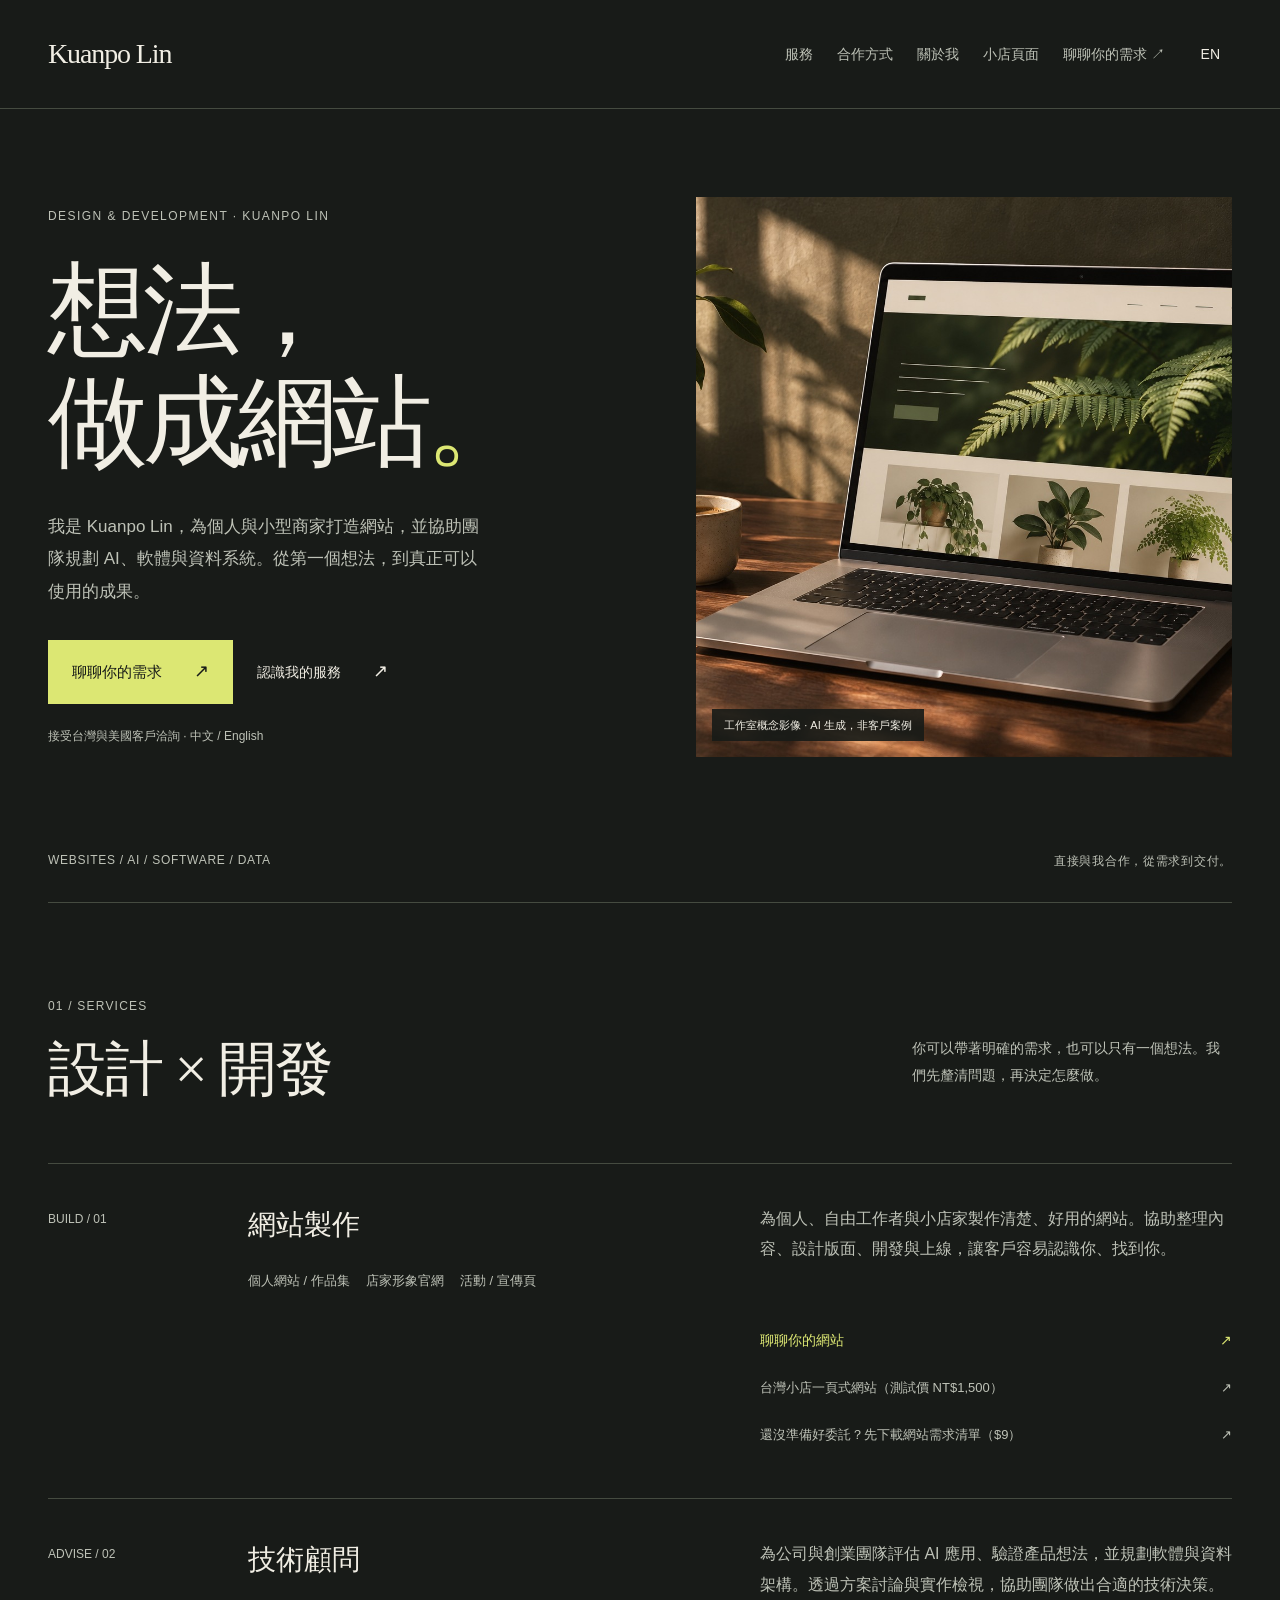
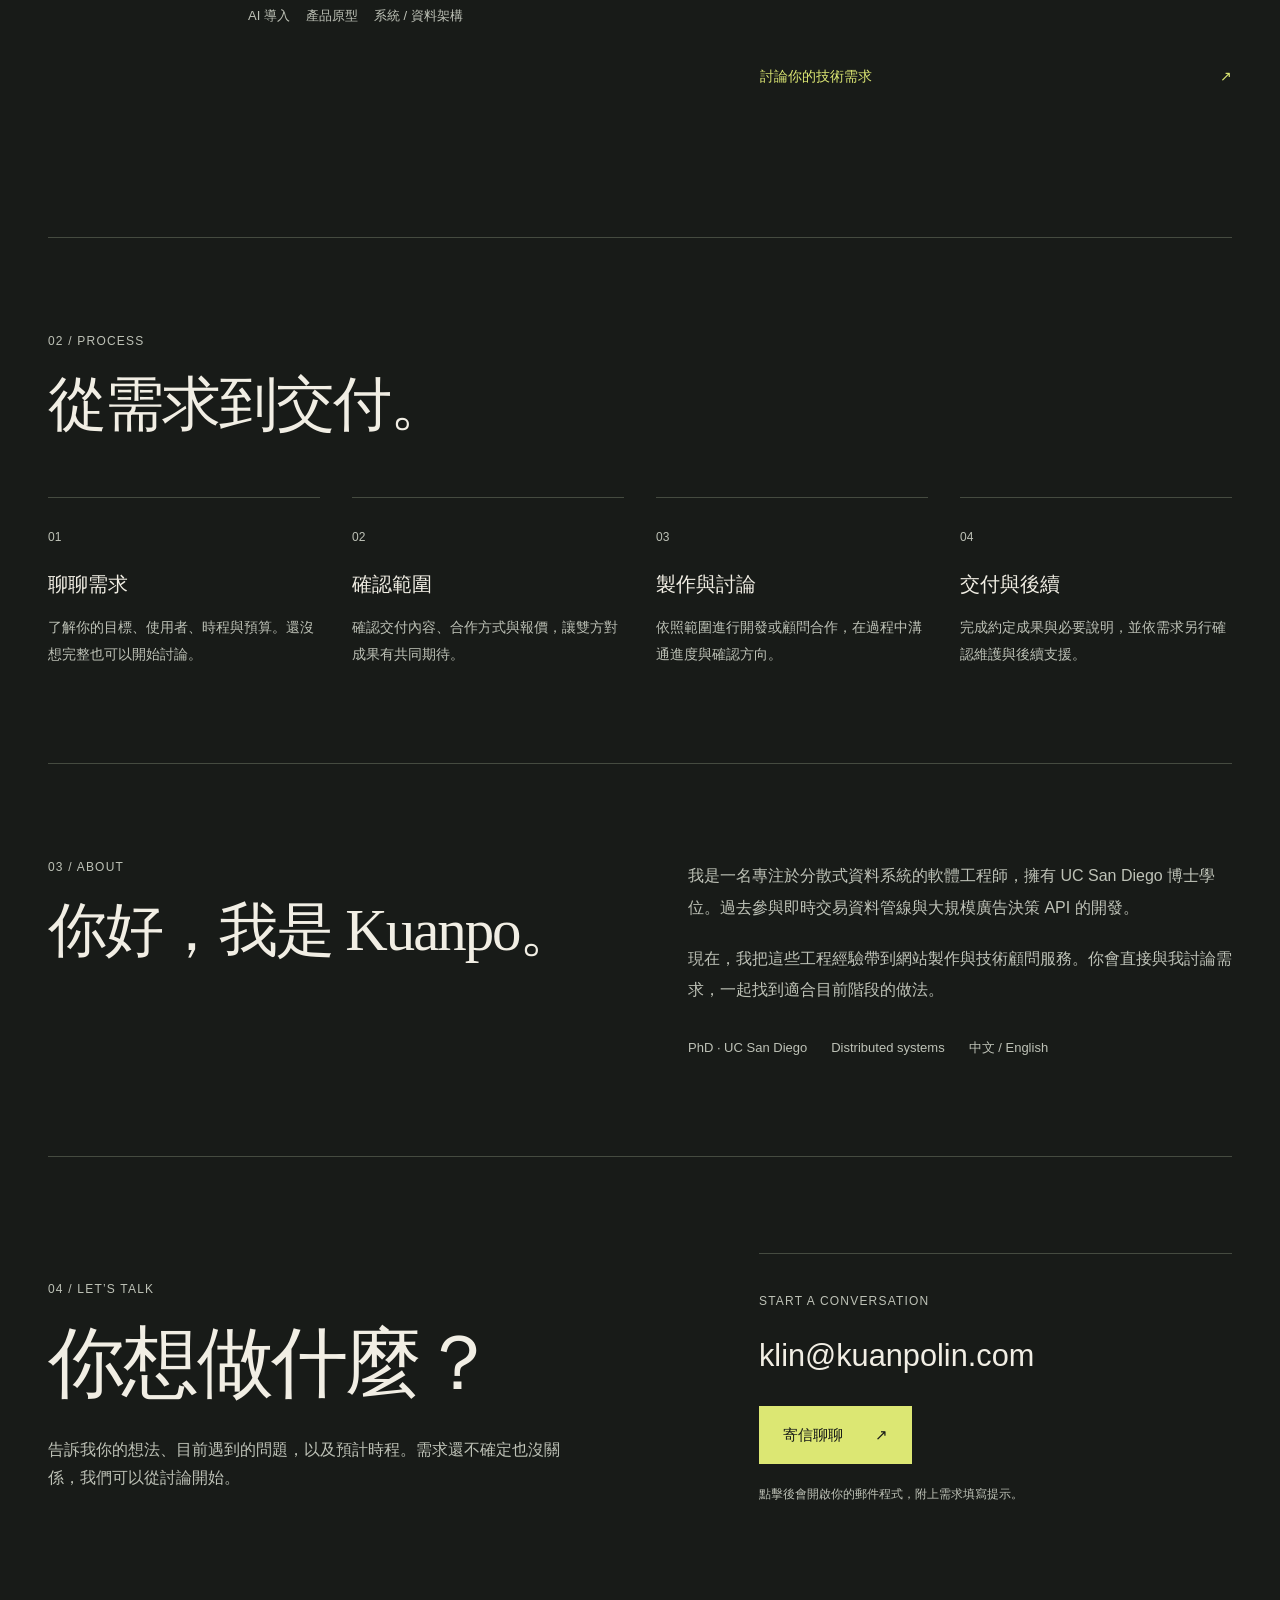
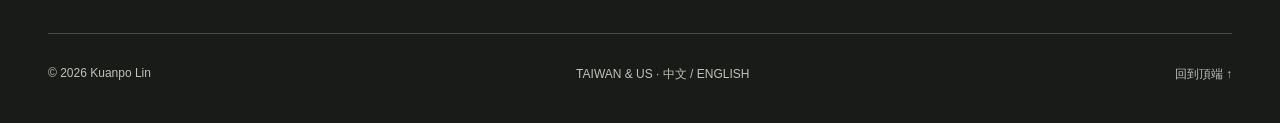
<file: index.html>
<!doctype html>
<html lang="zh-Hant">
<head>
<meta charset="utf-8"><meta name="viewport" content="width=device-width,initial-scale=1">
<meta name="theme-color" content="#181b18">
<title>Kuanpo Lin — 網站製作與技術顧問</title>
<meta name="description" content="Kuanpo Lin 為個人與小型商家製作網站，並為團隊提供 AI、軟體與資料系統技術顧問服務。服務台灣與美國客戶。">
<meta property="og:title" content="Kuanpo Lin — Websites & technical consulting">
<meta property="og:description" content="Websites for individuals and small businesses. AI, software and data systems consulting for teams.">
<link rel="icon" href="data:image/svg+xml,%3Csvg xmlns='http://www.w3.org/2000/svg' viewBox='0 0 64 64'%3E%3Crect width='64' height='64' rx='12' fill='%23090c12'/%3E%3Ctext x='8' y='43' fill='%238eb4ff' font-family='monospace' font-size='32'%3EKL%3C/text%3E%3C/svg%3E">
<style>
:root{color-scheme:dark;--bg:#090c12;--panel:#101620;--raised:#17202d;--text:#f2f5fa;--muted:#aeb9ca;--accent:#8eb4ff;--line:#283242;--radius:16px;--mono:ui-monospace,SFMono-Regular,Consolas,monospace;--space:4px}
*{box-sizing:border-box}html{scroll-behavior:smooth;scroll-padding-top:100px}body{margin:0;background:var(--bg);color:var(--text);font-family:-apple-system,BlinkMacSystemFont,"Segoe UI","PingFang TC","Microsoft JhengHei",sans-serif;line-height:1.75}a{color:inherit;text-decoration:none}button{font:inherit}a,button{transition:background .2s,transform .2s,color .2s}a:focus-visible,button:focus-visible{outline:2px solid var(--accent);outline-offset:6px}a:active,button:active{transform:translateY(1px)}.wrap{width:min(1120px,calc(100% - 64px));margin:auto}.skip{position:absolute;top:-80px;left:24px;background:var(--text);color:var(--bg);padding:12px;z-index:3}.skip:focus{top:12px}header{border-bottom:1px solid var(--line)}.header{display:flex;align-items:center;gap:32px;min-height:92px}.brand{display:flex;align-items:center;gap:12px;font-size:18px;font-weight:600;white-space:nowrap}.mark{font:14px var(--mono);color:var(--accent);border:1px solid var(--line);padding:8px;border-radius:8px}nav{display:flex;gap:28px;margin-left:auto}nav a{font-size:14px;color:var(--muted);padding:12px 0}nav a:hover,.text-link:hover{color:var(--accent)}.lang{background:transparent;border:1px solid var(--line);color:var(--text);border-radius:8px;padding:8px 16px;min-height:44px;cursor:pointer;font:14px var(--mono)}.lang:hover{background:var(--raised)}.eyebrow{font:12px var(--mono);letter-spacing:.12em;color:var(--accent);display:flex;align-items:center;gap:12px}.eyebrow:before{content:"";height:6px;width:6px;background:var(--accent);border-radius:50%}.hero{position:relative;padding:108px 0 72px;display:grid;grid-template-columns:1.25fr 1fr;gap:64px;align-items:center}h1{font-size:clamp(40px,5.4vw,72px);font-weight:600;letter-spacing:-.045em;line-height:1.2;margin:28px 0;text-wrap:balance}h1 .soft{color:var(--accent)}.lead{font-size:18px;color:var(--muted);max-width:560px;margin:0 0 32px;text-wrap:pretty}.actions{display:flex;gap:12px;flex-wrap:wrap}.btn{display:inline-flex;align-items:center;justify-content:space-between;gap:24px;padding:12px 20px;min-height:48px;border-radius:8px;font-size:14px;font-weight:600;background:var(--accent);color:var(--bg)}.btn:hover{background:var(--text);transform:translateY(-2px)}.btn.secondary{background:var(--raised);color:var(--text)}.btn.secondary:hover{background:var(--line)}.arrow{font-size:18px}.availability{font:12px var(--mono);color:var(--muted);margin-top:24px}.visual{position:relative;border:1px solid var(--line);border-radius:var(--radius);background:radial-gradient(ellipse at 80% 0%,#1a2b46 0%,transparent 65%),var(--panel);overflow:hidden;box-shadow:0 32px 80px #05080d}.visual-head{display:flex;justify-content:space-between;padding:16px 20px;border-bottom:1px solid var(--line);font:12px var(--mono);color:var(--muted)}.dots{letter-spacing:4px}.diagram{padding:40px 24px;background-image:linear-gradient(#aeb9ca08 1px,transparent 1px),linear-gradient(90deg,#aeb9ca08 1px,transparent 1px);background-size:24px 24px;text-align:center}.node{background:var(--bg);border:1px solid var(--line);border-radius:8px;padding:16px;font:14px var(--mono)}.node.source{width:65%;margin:auto;color:var(--accent)}.connector{height:36px;width:1px;background:var(--line);margin:auto}.split{position:relative;display:grid;grid-template-columns:1fr 1fr;gap:16px}.split:before{content:"";position:absolute;top:-18px;left:25%;right:25%;border-top:1px solid var(--line)}.split .node{position:relative}.split .node:before{content:"";position:absolute;top:-18px;height:18px;left:50%;border-left:1px solid var(--line)}.node small{display:block;color:var(--muted);font:12px var(--mono);margin-top:8px}.code{margin-top:32px;text-align:left;font:12px/2 var(--mono);color:var(--muted)}.code b{color:var(--accent);font-weight:400}.visual-foot{padding:12px 20px;border-top:1px solid var(--line);font:12px var(--mono);color:var(--muted)}.scope{display:flex;justify-content:space-between;gap:20px;padding:24px 0 36px;border-bottom:1px solid var(--line);font:12px var(--mono);color:var(--muted)}section{padding:80px 0;border-bottom:1px solid var(--line);scroll-margin-top:24px}.section-head{display:flex;align-items:flex-end;justify-content:space-between;gap:32px;margin-bottom:36px}.label{font:12px var(--mono);color:var(--accent);letter-spacing:.1em}h2{font-size:32px;line-height:1.35;font-weight:500;letter-spacing:-.025em;margin:16px 0 0;text-wrap:balance}.section-intro{color:var(--muted);font-size:14px;max-width:360px;margin:0}.services{display:grid;grid-template-columns:1fr 1fr;gap:24px}.service{padding:32px;background:var(--panel);border:1px solid var(--line);border-radius:var(--radius);display:flex;flex-direction:column}.service-top{display:flex;justify-content:space-between;color:var(--muted);font:12px var(--mono)}.service-icon{color:var(--accent);font-size:24px}h3{font-size:24px;font-weight:500;line-height:1.4;margin:24px 0 12px}.service p{color:var(--muted);font-size:16px;margin:0 0 24px;text-wrap:pretty}.tags{display:flex;flex-wrap:wrap;gap:8px;margin-bottom:32px}.tag{font-size:12px;color:var(--muted);padding:4px 12px;border:1px solid var(--line);border-radius:4px}.text-link{margin-top:auto;padding:12px 0 0;border-top:1px solid var(--line);display:flex;justify-content:space-between;font-size:14px}.text-link.soft{margin-top:0;padding-top:8px;border-top:none;font-size:13px;color:var(--muted)}.text-link.stacked{margin-top:0;align-items:baseline;gap:12px}.text-link.stacked span:first-child{min-width:0}.steps{display:grid;grid-template-columns:repeat(4,1fr);gap:32px}.step{border-top:1px solid var(--line);padding-top:20px}.step .num{font:12px var(--mono);color:var(--accent)}.step h3{font-size:18px;margin:16px 0 12px}.step p{font-size:14px;color:var(--muted);margin:0}.about{display:grid;grid-template-columns:1fr 1.4fr;gap:80px}.about p{color:var(--muted);font-size:16px;margin:0 0 20px}.credentials{display:flex;gap:12px;flex-wrap:wrap}.contact{display:grid;grid-template-columns:1.3fr 1fr;gap:64px;align-items:center}.contact h2{font-size:48px;margin-bottom:24px}.contact p{color:var(--muted);max-width:520px}.contact-box{padding:28px;background:var(--panel);border:1px solid var(--line);border-radius:var(--radius)}.email{display:block;color:var(--accent);font:clamp(16px,2vw,24px) var(--mono);margin:16px 0 24px;overflow-wrap:anywhere}.contact-box .btn{width:100%}.note{font-size:12px!important;margin-bottom:0}footer{padding:28px 0 36px;display:flex;justify-content:space-between;gap:16px;font:12px var(--mono);color:var(--muted)}
@media(min-width:1600px){.hero{padding-top:132px;padding-bottom:100px}}@media(max-width:900px){.header{gap:20px}nav{gap:12px 20px;flex-wrap:wrap}.hero{gap:32px}.about{gap:40px}.contact{gap:32px}.steps{gap:20px}}@media(max-width:700px){.wrap{width:calc(100% - 40px)}.header{flex-wrap:wrap;padding:16px 0;gap:12px}.brand{font-size:16px}.lang{margin-left:auto}nav{order:3;width:100%;margin:0;justify-content:space-between;gap:8px 16px;flex-wrap:wrap}.hero{grid-template-columns:1fr;padding:64px 0 40px;gap:40px}h1{font-size:44px}.lead{font-size:16px}.visual{max-width:460px;width:100%}.scope{flex-wrap:wrap;gap:12px}section{padding:56px 0}.section-head{display:block}.section-intro{margin-top:20px}.services,.about,.contact{grid-template-columns:1fr;gap:24px}.service{padding:24px}.steps{grid-template-columns:1fr 1fr;gap:28px 24px}.contact h2{font-size:36px}footer{flex-direction:column}.diagram{padding:32px 20px}}@media(prefers-reduced-motion:reduce){html{scroll-behavior:auto}a,button{transition:none}}
</style><link rel="stylesheet" href="/assets/studio.css">
</head>
<body>
<a class="skip" href="#main" data-zh="跳至主要內容" data-en="Skip to content">跳至主要內容</a>
<header><div class="wrap header"><a class="brand" href="#main" aria-label="Kuanpo Lin home"><span class="mark">KL</span>Kuanpo Lin<span aria-hidden="true" class="soft">.</span></a><nav aria-label="Main navigation"><a href="#services" data-zh="服務" data-en="Services">服務</a><a href="#process" data-zh="合作方式" data-en="Process">合作方式</a><a href="#about" data-zh="關於我" data-en="About">關於我</a><a href="/services/landing-page/" data-zh="小店頁面" data-en="Shop page">小店頁面</a><a href="#contact" data-zh="聊聊你的需求 ↗" data-en="Let’s talk ↗">聊聊你的需求 ↗</a></nav><button class="lang" id="language" aria-label="Switch to English">EN</button></div></header>
<main id="main" class="wrap">
<div class="hero"><div><div class="eyebrow">DESIGN & DEVELOPMENT · KUANPO LIN</div><h1><span data-zh="想法，" data-en="Ideas,">想法，</span><br><span class="soft" data-zh="做成網站" data-en="made into websites">做成網站</span></h1><p class="lead" data-zh="我是 Kuanpo Lin，為個人與小型商家打造網站，並協助團隊規劃 AI、軟體與資料系統。從第一個想法，到真正可以使用的成果。" data-en="I’m Kuanpo Lin. I build websites for individuals and small businesses, and help teams plan AI, software, and data systems. From the first idea to something you can use.">我是 Kuanpo Lin，為個人與小型商家打造網站，並協助團隊規劃 AI、軟體與資料系統。從第一個想法，到真正可以使用的成果。</p><div class="actions"><a class="btn" href="#contact"><span data-zh="聊聊你的需求" data-en="Let’s talk">聊聊你的需求</span><span class="arrow" aria-hidden="true">↗</span></a><a class="btn secondary" href="#services"><span data-zh="認識我的服務" data-en="Explore services">認識我的服務</span><span class="arrow" aria-hidden="true">↗</span></a></div><div class="availability" data-zh="接受台灣與美國客戶洽詢 · 中文 / English" data-en="Available for Taiwan & US projects · 中文 / English">接受台灣與美國客戶洽詢 · 中文 / English</div></div>
<figure class="studio-photo"><img src="/assets/studio-hero.jpg" width="1536" height="1024" alt="網站設計工作室概念影像：木桌上的筆電展示植栽網站" data-zh-alt="網站設計工作室概念影像：木桌上的筆電展示植栽網站" data-en-alt="Illustrative studio concept: a laptop displaying a plant website on a wooden desk" fetchpriority="high"><figcaption class="photo-label" data-zh="工作室概念影像 · AI 生成，非客戶案例" data-en="Studio concept · AI-generated, not client work">工作室概念影像 · AI 生成，非客戶案例</figcaption></figure></div>
<div class="scope"><span>WEBSITES / AI / SOFTWARE / DATA</span><span data-zh="直接與我合作，從需求到交付。" data-en="Work directly with me, from scope to delivery.">直接與我合作，從需求到交付。</span></div>
<section id="services"><div class="section-head"><div><div class="label">01 / SERVICES</div><h2 data-zh="設計 × 開發" data-en="Design × development">設計 × 開發</h2></div><p class="section-intro" data-zh="你可以帶著明確的需求，也可以只有一個想法。我們先釐清問題，再決定怎麼做。" data-en="Bring a clear brief or just an idea. We’ll understand the problem before choosing how to solve it.">你可以帶著明確的需求，也可以只有一個想法。我們先釐清問題，再決定怎麼做。</p></div><div class="services">
<article class="service" id="websites"><div class="service-top"><span>BUILD / 01</span><span class="service-icon" aria-hidden="true">〈/〉</span></div><h3 data-zh="網站製作" data-en="Website design & development">網站製作</h3><p data-zh="為個人、自由工作者與小店家製作清楚、好用的網站。協助整理內容、設計版面、開發與上線，讓客戶容易認識你、找到你。" data-en="Clear, useful websites for individuals, independent professionals, and small businesses. I help with content structure, design, development, and launch so customers can find and understand you.">為個人、自由工作者與小店家製作清楚、好用的網站。協助整理內容、設計版面、開發與上線，讓客戶容易認識你、找到你。</p><div class="tags"><span class="tag" data-zh="個人網站 / 作品集" data-en="Personal sites / portfolios">個人網站 / 作品集</span><span class="tag" data-zh="店家形象官網" data-en="Business websites">店家形象官網</span><span class="tag" data-zh="活動 / 宣傳頁" data-en="Landing pages">活動 / 宣傳頁</span></div><a class="text-link inquiry" data-service="website" href="mailto:klin@kuanpolin.com?subject=Website%20project%20inquiry"><span data-zh="聊聊你的網站" data-en="Tell me about your website">聊聊你的網站</span><span aria-hidden="true">↗</span></a><a class="text-link stacked" href="/services/landing-page/"><span data-zh="台灣小店一頁式網站（測試價 NT$1,500）" data-en="Taiwan shop one-pager (test price NT$1,500)">台灣小店一頁式網站（測試價 NT$1,500）</span><span aria-hidden="true">↗</span></a><a class="text-link soft" href="https://ryanflux8.gumroad.com/l/odslc"><span data-zh="還沒準備好委託？先下載網站需求清單（$9）" data-en="Not ready to hire yet? Grab the website project brief ($9)">還沒準備好委託？先下載網站需求清單（$9）</span><span aria-hidden="true">↗</span></a></article>
<article class="service" id="consulting"><div class="service-top"><span>ADVISE / 02</span><span class="service-icon" aria-hidden="true">⌘</span></div><h3 data-zh="技術顧問" data-en="Technical consulting">技術顧問</h3><p data-zh="為公司與創業團隊評估 AI 應用、驗證產品想法，並規劃軟體與資料架構。透過方案討論與實作檢視，協助團隊做出合適的技術決策。" data-en="Technical consulting for companies and startup teams: evaluate AI use cases, validate product ideas, and plan software and data architecture. Get practical guidance through design discussions and implementation reviews.">為公司與創業團隊評估 AI 應用、驗證產品想法，並規劃軟體與資料架構。透過方案討論與實作檢視，協助團隊做出合適的技術決策。</p><div class="tags"><span class="tag" data-zh="AI 導入" data-en="AI integration">AI 導入</span><span class="tag" data-zh="產品原型" data-en="Product prototyping">產品原型</span><span class="tag" data-zh="系統 / 資料架構" data-en="Systems / data architecture">系統 / 資料架構</span></div><a class="text-link inquiry" data-service="consulting" href="mailto:klin@kuanpolin.com?subject=Technical%20consulting%20inquiry"><span data-zh="討論你的技術需求" data-en="Discuss your technical needs">討論你的技術需求</span><span aria-hidden="true">↗</span></a></article></div></section>
<section id="process"><div class="section-head"><div><div class="label">02 / PROCESS</div><h2 data-zh="從需求到交付。" data-en="Clarity before the first line of code.">從需求到交付。</h2></div></div><div class="steps"><div class="step"><span class="num">01</span><h3 data-zh="聊聊需求" data-en="Understand">聊聊需求</h3><p data-zh="了解你的目標、使用者、時程與預算。還沒想完整也可以開始討論。" data-en="We discuss your goals, users, timeline, and budget. An early idea is enough to start.">了解你的目標、使用者、時程與預算。還沒想完整也可以開始討論。</p></div><div class="step"><span class="num">02</span><h3 data-zh="確認範圍" data-en="Define the scope">確認範圍</h3><p data-zh="確認交付內容、合作方式與報價，讓雙方對成果有共同期待。" data-en="Agree on deliverables, the working arrangement, and a quote, with clear expectations.">確認交付內容、合作方式與報價，讓雙方對成果有共同期待。</p></div><div class="step"><span class="num">03</span><h3 data-zh="製作與討論" data-en="Build & collaborate">製作與討論</h3><p data-zh="依照範圍進行開發或顧問合作，在過程中溝通進度與確認方向。" data-en="Development or consulting begins, with progress updates and opportunities to review direction.">依照範圍進行開發或顧問合作，在過程中溝通進度與確認方向。</p></div><div class="step"><span class="num">04</span><h3 data-zh="交付與後續" data-en="Deliver & hand over">交付與後續</h3><p data-zh="完成約定成果與必要說明，並依需求另行確認維護與後續支援。" data-en="Receive the agreed deliverables and handover guidance. Maintenance and further support are scoped separately.">完成約定成果與必要說明，並依需求另行確認維護與後續支援。</p></div></div></section>
<section id="about" class="about"><div><div class="label">03 / ABOUT</div><h2 data-zh="你好，我是 Kuanpo。" data-en="Hi, I’m Kuanpo.">你好，我是 Kuanpo。</h2></div><div><p data-zh="我是一名專注於分散式資料系統的軟體工程師，擁有 UC San Diego 博士學位。過去參與即時交易資料管線與大規模廣告決策 API 的開發。" data-en="I’m a software engineer specializing in distributed data systems, with a PhD from UC San Diego. My experience includes real-time transaction data pipelines and large-scale ad decisioning APIs.">我是一名專注於分散式資料系統的軟體工程師，擁有 UC San Diego 博士學位。過去參與即時交易資料管線與大規模廣告決策 API 的開發。</p><p data-zh="現在，我把這些工程經驗帶到網站製作與技術顧問服務。你會直接與我討論需求，一起找到適合目前階段的做法。" data-en="I bring that engineering experience to website development and technical consulting. You work directly with me to find an approach that fits your current stage.">現在，我把這些工程經驗帶到網站製作與技術顧問服務。你會直接與我討論需求，一起找到適合目前階段的做法。</p><div class="credentials"><span class="tag">PhD · UC San Diego</span><span class="tag">Distributed systems</span><span class="tag">中文 / English</span></div></div></section>
<section id="contact" class="contact"><div><div class="label">04 / LET’S TALK</div><h2 data-zh="你想做什麼？" data-en="What do you have in mind?">你想做什麼？</h2><p data-zh="告訴我你的想法、目前遇到的問題，以及預計時程。需求還不確定也沒關係，我們可以從討論開始。" data-en="Tell me about your idea, the problem you’re facing, and your timeline. If the details are still taking shape, we can start with a conversation.">告訴我你的想法、目前遇到的問題，以及預計時程。需求還不確定也沒關係，我們可以從討論開始。</p></div><div class="contact-box"><span class="label">START A CONVERSATION</span><a class="email" href="mailto:klin@kuanpolin.com">klin@kuanpolin.com</a><a class="btn inquiry" data-service="general" href="mailto:klin@kuanpolin.com"><span data-zh="寄信聊聊" data-en="Send an inquiry">寄信聊聊</span><span aria-hidden="true">↗</span></a><p class="note" data-zh="點擊後會開啟你的郵件程式，附上需求填寫提示。" data-en="Opens your email app with a short project brief to fill in.">點擊後會開啟你的郵件程式，附上需求填寫提示。</p></div></section>
</main><footer class="wrap"><span>© 2026 Kuanpo Lin</span><span>TAIWAN & US · 中文 / ENGLISH</span><a href="#main" data-zh="回到頂端 ↑" data-en="Back to top ↑">回到頂端 ↑</a></footer>
<script>
const toggle=document.getElementById('language');let language='zh';
function setLanguage(next){language=next;document.documentElement.lang=next==='zh'?'zh-Hant':'en';document.querySelectorAll('[data-zh][data-en]').forEach(el=>{el.textContent=el.dataset[next]});document.querySelectorAll("[data-zh-alt]").forEach(el=>{el.alt=el.dataset[next+"Alt"]});toggle.textContent=next==='zh'?'EN':'中文';toggle.setAttribute('aria-label',next==='zh'?'Switch to English':'切換至中文');document.title=next==='zh'?'Kuanpo Lin — 網站製作與技術顧問':'Kuanpo Lin — Websites & technical consulting';document.querySelector('meta[name="description"]').content=next==='zh'?'Kuanpo Lin 為個人與小型商家製作網站，並為團隊提供 AI、軟體與資料系統技術顧問服務。服務台灣與美國客戶。':'Websites for individuals and small businesses. AI, software and data systems consulting for teams in Taiwan and the US.';document.querySelectorAll('.inquiry').forEach(el=>{const subjects=next==='zh'?{website:'網站製作需求',consulting:'技術顧問需求',general:'合作需求'}:{website:'Website project inquiry',consulting:'Technical consulting inquiry',general:'Project inquiry'};const body=next==='zh'?'你好 Kuanpo，\n\n我想做的事情：\n目前的網站（如有）：\n預計時程：\n預算範圍（如有）：\n\n謝謝！':'Hi Kuanpo,\n\nWhat I have in mind:\nCurrent website (if any):\nTimeline:\nBudget range (if known):\n\nThank you!';el.href='mailto:klin@kuanpolin.com?subject='+encodeURIComponent(subjects[el.dataset.service])+'&body='+encodeURIComponent(body)});try{localStorage.setItem('kpl-language',next)}catch{}}
toggle.addEventListener('click',()=>setLanguage(language==='zh'?'en':'zh'));let saved='zh';try{saved=localStorage.getItem('kpl-language')||'zh'}catch{}setLanguage(saved==='en'?'en':'zh');
</script></body></html>
</file>
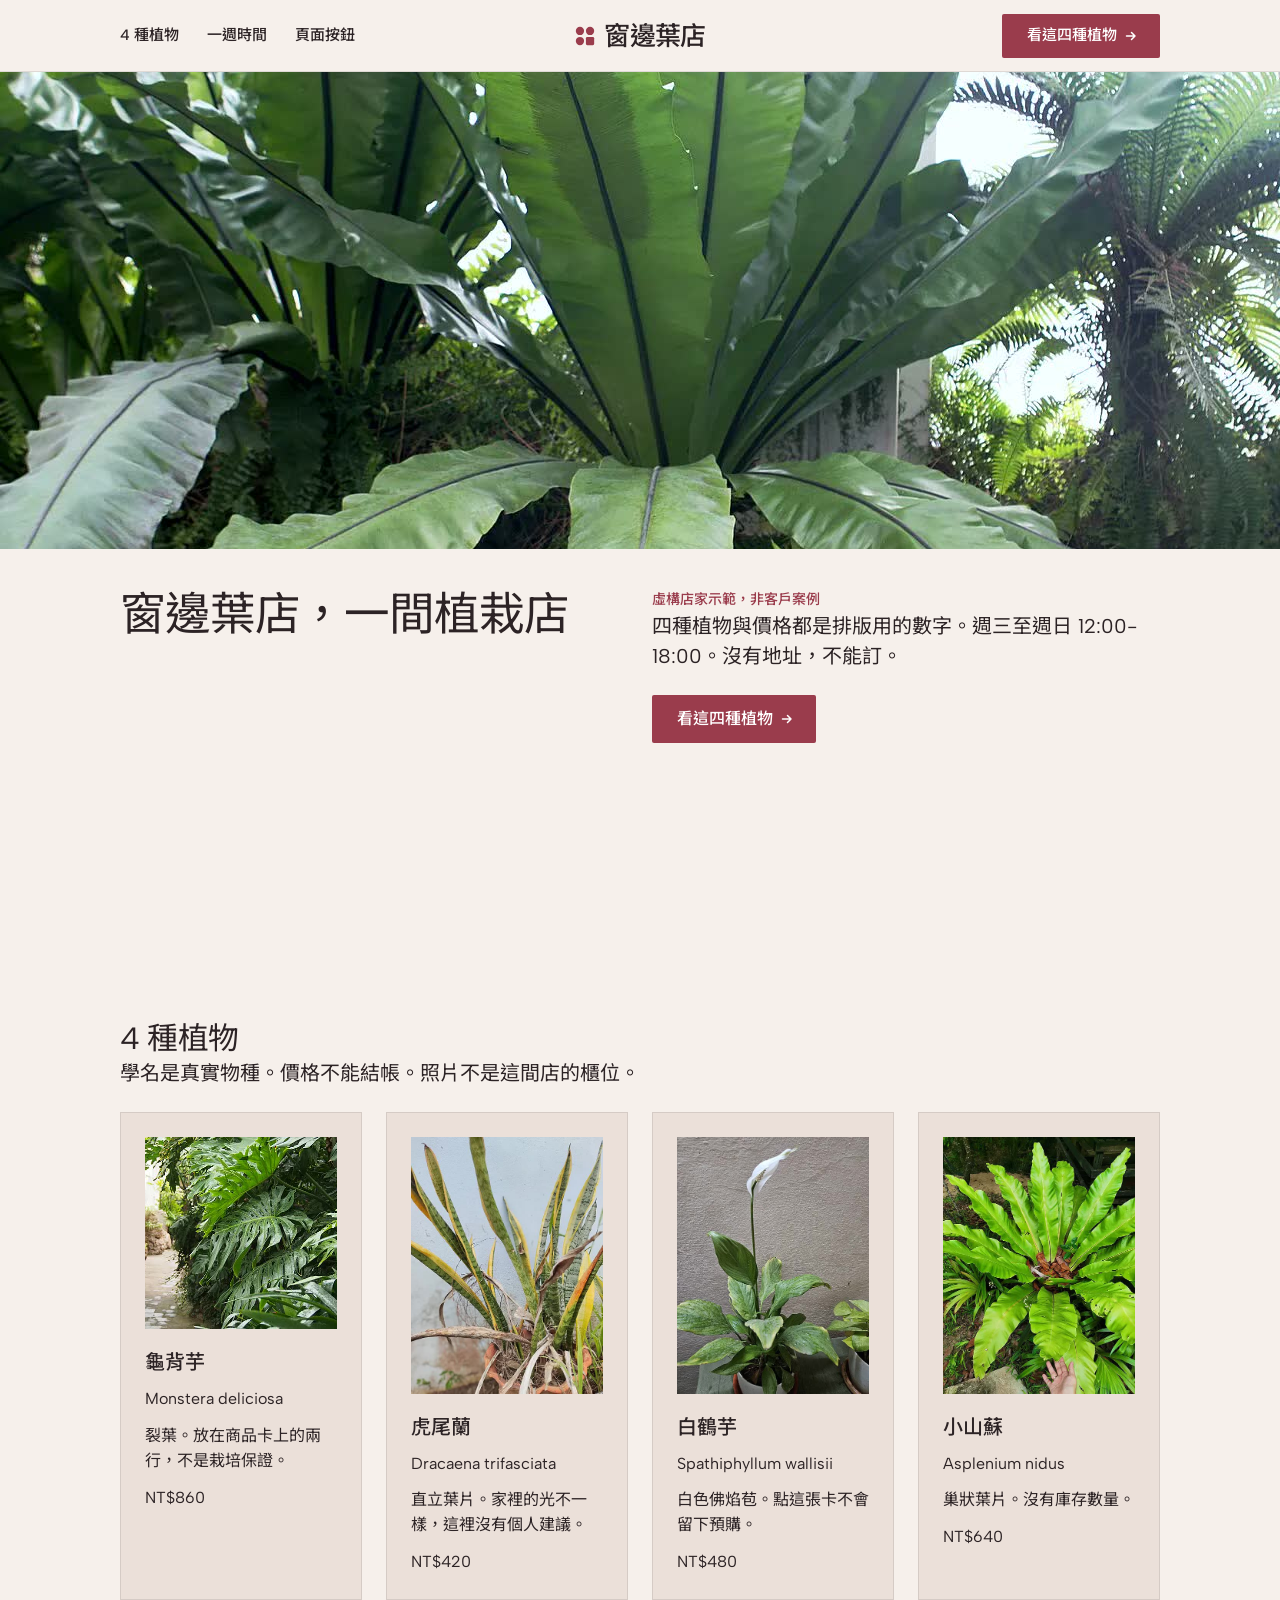
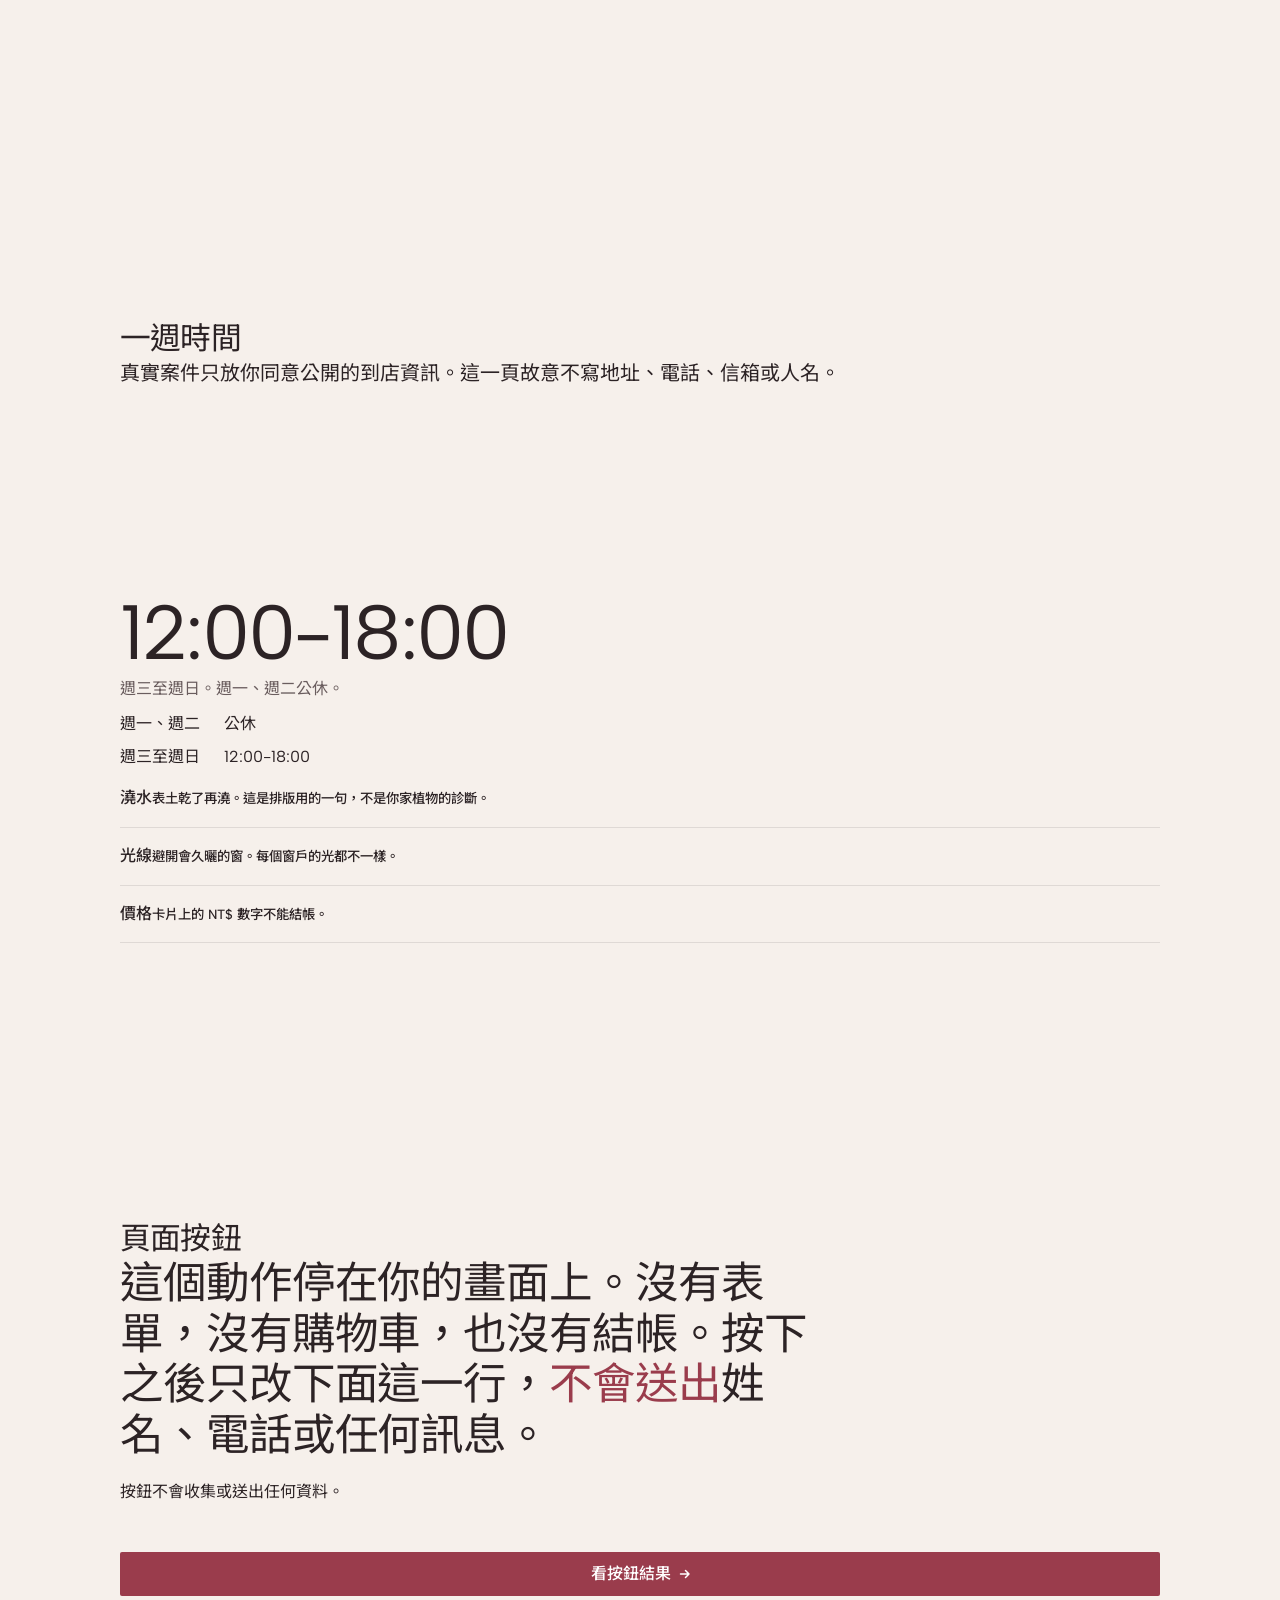
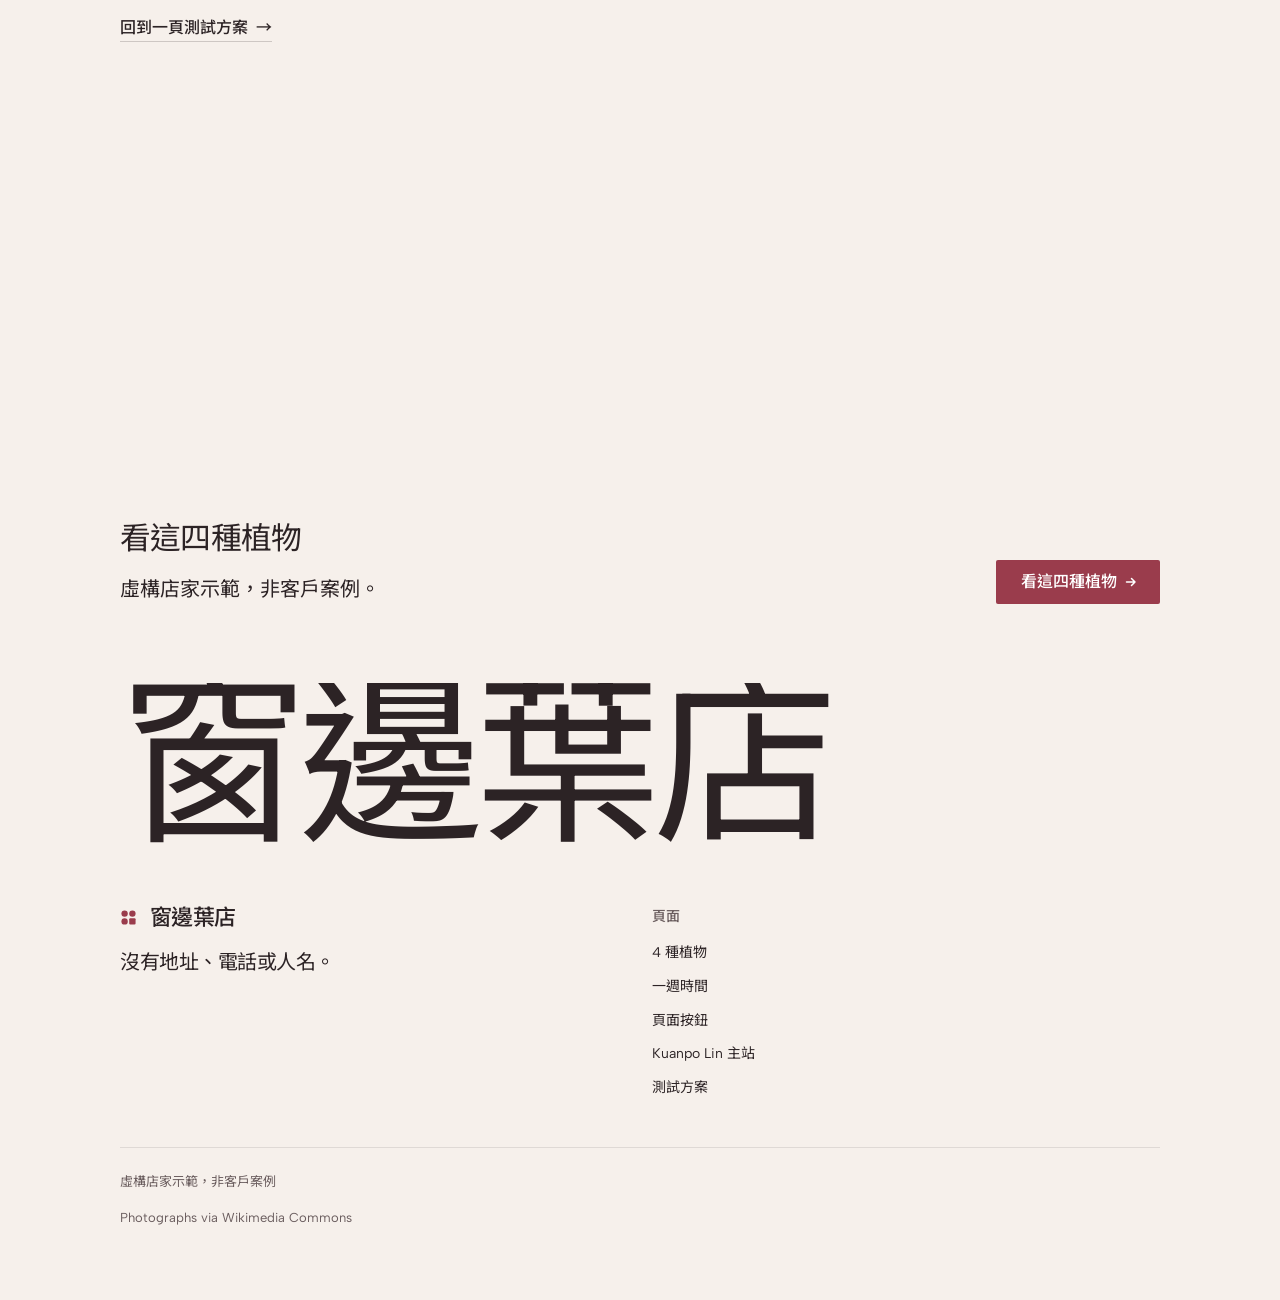
<file: demo/plant-shop/index.html>
<!doctype html>
<!-- kind: place. This page is a fictional demo of a five-block shop page, not a customer.
     palette plaster-rose (warm plaster ground, deep rose). type Albert Sans + Noto Sans TC.
     hero: place (Recipe 3) on a stand-in fern photograph. nav-split. rhythm: space.
     buttons: arrow. mark: dots. footer re-dealt to footer-columns because the brief gives no street.
     type moment: name, so the close is close-word. moment: word-highlight on #try.
     Offer composition tall-small was re-dealt away: four goods use the shop grid, and there is no shopfront. -->
<html lang="zh-Hant" data-type="place" data-radius="sharp" data-buttons="arrow" data-motion>
<head>
<meta charset="utf-8">
<meta name="viewport" content="width=device-width, initial-scale=1, viewport-fit=cover">
<meta name="robots" content="noindex">
<title>窗邊葉店: 植栽店，虛構示範</title>
<meta name="description" content="虛構店家示範，非客戶案例。窗邊葉店的植物、價格與營業時間都是排版用的資料。沒有地址、電話或人名。此頁不收集資料、不結帳。">
<meta property="og:type" content="website">
<meta property="og:title" content="窗邊葉店，虛構店家示範，非客戶案例">
<meta property="og:description" content="植物、價格與時間都是排版用的資料。沒有地址、電話或人名。不收集資料、不結帳。">
<meta property="og:url" content="https://www.kuanpolin.com/demo/plant-shop/">
<meta property="og:image" content="https://www.kuanpolin.com/assets/img/photo-f99587733.jpg">
<link rel="canonical" href="https://www.kuanpolin.com/demo/plant-shop/">
<link rel="icon" href="../../assets/favicon.svg" type="image/svg+xml">
<meta name="theme-color" content="#f6f0eb">
<meta name="site-kind" content="other">
<meta name="page-type" content="place">
<meta name="page-kind" content="place">
<link rel="preconnect" href="https://fonts.googleapis.com">
<link rel="preconnect" href="https://fonts.gstatic.com" crossorigin>
<link href="https://fonts.googleapis.com/css2?family=Albert+Sans:wght@400..600&family=Noto+Sans+TC:wght@400;500&display=swap" rel="stylesheet">
<link rel="stylesheet" href="../../assets/system.css">
<link rel="stylesheet" href="../../assets/motion/motion.css">
<link rel="stylesheet" href="../../assets/layout/layout.css">
<style>
:root {
  --p-bg: #f6f0eb; --p-surface: #ebe0d9; --p-ink: #2c2325; --p-muted: #6a5d5e;
  --p-accent: #9a3c4c; --p-accent-ink: #ffffff; --p-action: #9a3c4c; --p-action-ink: #ffffff;
  --p-inv-bg: #2c2325; --p-inv-surface: #382f31; --p-inv-ink: #f6f0eb; --p-inv-muted: #a39b99;
  --p-inv-accent: #f6f0eb; --p-inv-accent-ink: #2c2325; --p-inv-action: #f6f0eb; --p-inv-action-ink: #2c2325;
  --font-display: "Albert Sans", "Noto Sans TC", "PingFang TC", "Microsoft JhengHei", system-ui, sans-serif;
  --font-text: "Albert Sans", "Noto Sans TC", "PingFang TC", "Microsoft JhengHei", system-ui, sans-serif;
  --display-weight: 400;
  --display-tracking: -0.025em;
}
.hero-notice { margin: 0 0 12px; font-size: 14px; font-weight: 500; color: var(--accent); }
.goods { list-style: none; margin: 24px 0 0; padding: 0; }
.goods .card { height: 100%; text-decoration: none; color: inherit; }
.goods .m-zoom { aspect-ratio: 1; background: var(--surface); }
.goods img { width: 100%; height: 100%; object-fit: cover; }
.goods h3 { margin: 12px 0 0; }
.goods p { margin: 4px 0 0; }
.latin { color: var(--muted); font-size: 16px; }
#try .mo-wh__text { font-size: clamp(28px, 3.4vw, 48px); max-width: 16em; }
#demo-result { min-height: 3.2em; margin: 20px 0; }
.hour-fig { margin-top: 28px; min-height: 280px; display: grid; align-items: end; }
.hour-fig p { margin: 0; font-size: clamp(40px, 6vw, 84px); line-height: 0.95; letter-spacing: -0.03em; }
a, .btn { transition-property: background-color, border-color, text-decoration-color, transform, opacity, background-size; }
.hour-fig span { display: block; margin-top: 12px; font-size: 16px; color: var(--muted); letter-spacing: 0; }
</style>
<script>document.documentElement.classList.add('m-enter');setTimeout(()=>document.documentElement.classList.add('m-enter-done'),700)</script>
<script>document.documentElement.classList.add('mo-js');setTimeout(()=>document.documentElement.classList.add('mo-safe'),2500)</script>
<link rel="modulepreload" href="../../assets/moments/moments.js">
<link rel="modulepreload" href="../../assets/moments/lib.js">
<link rel="modulepreload" href="../../assets/moments/word-highlight/moment.js">
</head>
<body>
<header class="nav nav--split">
  <div class="wrap nav__bar">
    <a class="skip-link" href="#top">跳至主要內容</a>
    <a class="nav__logo" href="#top"><span class="mark" data-mark="dots" aria-hidden="true"></span>窗邊葉店</a>
    <nav class="nav__links" aria-label="示範頁導覽">
      <div class="nav__item"><a class="nav__link" href="#plants">4 種植物</a></div>
      <div class="nav__item"><a class="nav__link" href="#hours">一週時間</a></div>
      <div class="nav__item"><a class="nav__link" href="#try">頁面按鈕</a></div>
    </nav>
    <div class="nav__actions">
      <a class="btn btn--primary" href="#plants">看這四種植物</a>
    </div>
    <button class="nav__toggle" type="button" aria-expanded="false" aria-label="選單">
      <svg width="18" height="18" viewBox="0 0 18 18" aria-hidden="true"><path d="M2 5h14M2 13h14" stroke="currentColor" stroke-width="1.6" stroke-linecap="round"/></svg>
    </button>
  </div>
</header>
<main id="top">
  <section class="hero hero--place" data-enter aria-labelledby="hero-h">
    <picture class="hero__bg" data-phone-fill>
      <source media="(max-width: 639px)" srcset="../../assets/img/photo-f99587733-780x975.jpg" sizes="100vw">
      <img src="../../assets/img/photo-f99587733.jpg" srcset="../../assets/img/photo-f99587733-500.jpg 500w, ../../assets/img/photo-f99587733-960.jpg 960w, ../../assets/img/photo-f99587733-1280.jpg 1280w, ../../assets/img/photo-f99587733.jpg 1920w" sizes="100vw" width="1920" height="1280" alt="室內一株鳥巢蕨，寬葉向四面展開" style="--ly-pos: 50% 45%" fetchpriority="high" decoding="async" data-source="stand-in" data-subject="fern">
    </picture>
    <div class="wrap"><div class="hero-text">
      <div class="hero__text">
        <p class="hero-notice">虛構店家示範，非客戶案例</p>
        <h1 id="hero-h">窗邊葉店，一間植栽店</h1>
        <p class="hero__lead">四種植物與價格都是排版用的數字。週三至週日 12:00-18:00。沒有地址，不能訂。</p>
        <div class="btn-row"><a class="btn btn--primary" href="#plants">看這四種植物</a></div>
      </div>
    </div></div>
  </section>

  <section class="section" id="plants" style="--h: 1" aria-labelledby="plants-h">
    <div class="wrap">
      <h2 id="plants-h">4 種植物</h2>
      <p class="t-lead">學名是真實物種。價格不能結帳。照片不是這間店的櫃位。</p>
      <ul class="grid goods">
        <li class="span-3">
          <a class="card" href="#try">
            <span class="m-zoom"><img src="../../assets/img/photo-f145504410.jpg" srcset="../../assets/img/photo-f145504410-500.jpg 500w, ../../assets/img/photo-f145504410-960.jpg 960w, ../../assets/img/photo-f145504410.jpg 1280w" sizes="(max-width: 700px) 92vw, 320px" width="1280" height="962" alt="一片裂開的龜背芋葉，綠色，背景偏淡" loading="lazy" decoding="async" data-source="stand-in" data-subject="monstera"></span>
            <h3>龜背芋</h3>
            <p class="latin">Monstera deliciosa</p>
            <p>裂葉。放在商品卡上的兩行，不是栽培保證。</p>
            <p data-assumed>NT$860</p>
          </a>
        </li>
        <li class="span-3">
          <a class="card" href="#try">
            <span class="m-zoom"><img src="../../assets/img/photo-f153685442-960.jpg" srcset="../../assets/img/photo-f153685442-500.jpg 500w, ../../assets/img/photo-f153685442-960.jpg 960w" sizes="(max-width: 700px) 92vw, 320px" width="960" height="1280" alt="一盆虎尾蘭，葉片直立，帶有橫紋" loading="lazy" decoding="async" data-source="stand-in" data-subject="snake-plant"></span>
            <h3>虎尾蘭</h3>
            <p class="latin">Dracaena trifasciata</p>
            <p>直立葉片。家裡的光不一樣，這裡沒有個人建議。</p>
            <p data-assumed>NT$420</p>
          </a>
        </li>
        <li class="span-3">
          <a class="card" href="#try">
            <span class="m-zoom"><img src="../../assets/img/photo-f166819165-1200.jpg" srcset="../../assets/img/photo-f166819165-500.jpg 500w, ../../assets/img/photo-f166819165-1200.jpg 1200w" sizes="(max-width: 700px) 92vw, 320px" width="1200" height="1600" alt="一朵白鶴芋的白色佛焰苞與綠葉" loading="lazy" decoding="async" data-source="stand-in" data-subject="peace-lily"></span>
            <h3>白鶴芋</h3>
            <p class="latin">Spathiphyllum wallisii</p>
            <p>白色佛焰苞。點這張卡不會留下預購。</p>
            <p data-assumed>NT$480</p>
          </a>
        </li>
        <li class="span-3">
          <a class="card" href="#try">
            <span class="m-zoom"><img src="../../assets/img/photo-f92765373-1200.jpg" srcset="../../assets/img/photo-f92765373-500.jpg 500w, ../../assets/img/photo-f92765373-1200.jpg 1200w" sizes="(max-width: 700px) 92vw, 320px" width="1200" height="1600" alt="一株鳥巢蕨，葉片從中心向外長成巢狀" loading="lazy" decoding="async" data-source="stand-in" data-subject="birds-nest-fern"></span>
            <h3>小山蘇</h3>
            <p class="latin">Asplenium nidus</p>
            <p>巢狀葉片。沒有庫存數量。</p>
            <p data-assumed>NT$640</p>
          </a>
        </li>
      </ul>
    </div>
  </section>

  <section class="section" id="hours" style="--h: 1" aria-labelledby="hours-h">
    <div class="wrap">
      <h2 id="hours-h">一週時間</h2>
      <p class="t-lead">真實案件只放你同意公開的到店資訊。這一頁故意不寫地址、電話、信箱或人名。</p>
      <div class="hour-fig" role="img" aria-label="週三至週日 12:00-18:00，週一與週二公休">
        <p>12:00-18:00<span>週三至週日。週一、週二公休。</span></p>
      </div>
      <dl class="hours" data-assumed>
        <dt>週一、週二</dt><dd>公休</dd>
        <dt>週三至週日</dt><dd>12:00-18:00</dd>
      </dl>
      <ul class="rows">
        <li><span class="rows__name">澆水<small>表土乾了再澆。這是排版用的一句，不是你家植物的診斷。</small></span></li>
        <li><span class="rows__name">光線<small>避開會久曬的窗。每個窗戶的光都不一樣。</small></span></li>
        <li><span class="rows__name">價格<small>卡片上的 NT$ 數字不能結帳。</small></span></li>
      </ul>
    </div>
  </section>

  <section class="section" id="try" style="--h: 1" data-moment="word-highlight" aria-labelledby="try-h">
    <div class="wrap">
      <h2 id="try-h">頁面按鈕</h2>
      <p class="mo-wh__text">這個動作停在你的畫面上。沒有表單，沒有購物車，也沒有結帳。按下之後只改下面這一行，<strong>不會送出</strong>姓名、電話或任何訊息。</p>
      <p id="demo-result" role="status">按鈕不會收集或送出任何資料。</p>
      <button class="btn btn--primary" type="button" id="demo-button">看按鈕結果</button>
      <p style="margin-top: 20px"><a class="link" href="/services/landing-page/#contact">回到一頁測試方案</a></p>
    </div>
  </section>
</main>
<footer class="footer closing" id="contact" aria-labelledby="close-h">
  <div class="wrap">
    <div class="closing__cta close--word">
      <div class="section-head--split">
        <div>
          <h2 id="close-h">看這四種植物</h2>
          <p class="t-lead">虛構店家示範，非客戶案例。</p>
        </div>
        <a class="btn btn--primary" href="#plants">看這四種植物</a>
      </div>
      <p class="close__word" aria-hidden="true">窗邊葉店</p>
    </div>
    <div class="closing__links">
      <div class="grid">
        <div class="span-6 stack-4">
          <a class="nav__logo" href="#top"><span class="mark" data-mark="dots" aria-hidden="true"></span>窗邊葉店</a>
          <p class="footer__lede">沒有地址、電話或人名。</p>
        </div>
        <div class="span-6 start-7 footer__col"><h3>頁面</h3><ul>
          <li><a href="#plants">4 種植物</a></li>
          <li><a href="#hours">一週時間</a></li>
          <li><a href="#try">頁面按鈕</a></li>
          <li><a href="/">Kuanpo Lin 主站</a></li>
          <li><a href="/services/landing-page/">測試方案</a></li>
        </ul></div>
      </div>
      <div class="footer__legal">
        <span>虛構店家示範，非客戶案例</span>
        <a class="credits" href="credits.html">Photographs via Wikimedia Commons</a>
      </div>
    </div>
  </div>
</footer>
<script>
document.getElementById('demo-button').addEventListener('click', function () {
  document.getElementById('demo-result').textContent = '這是示範。沒有表單、沒有購物車、沒有結帳，也沒有任何資料被送出。';
});
</script>
<script type="module" src="../../assets/system.js"></script>
<script type="module" src="../../assets/motion/motion.js"></script>
<script type="module" src="../../assets/layout/layout.js"></script>
</body>
</html>
</file>
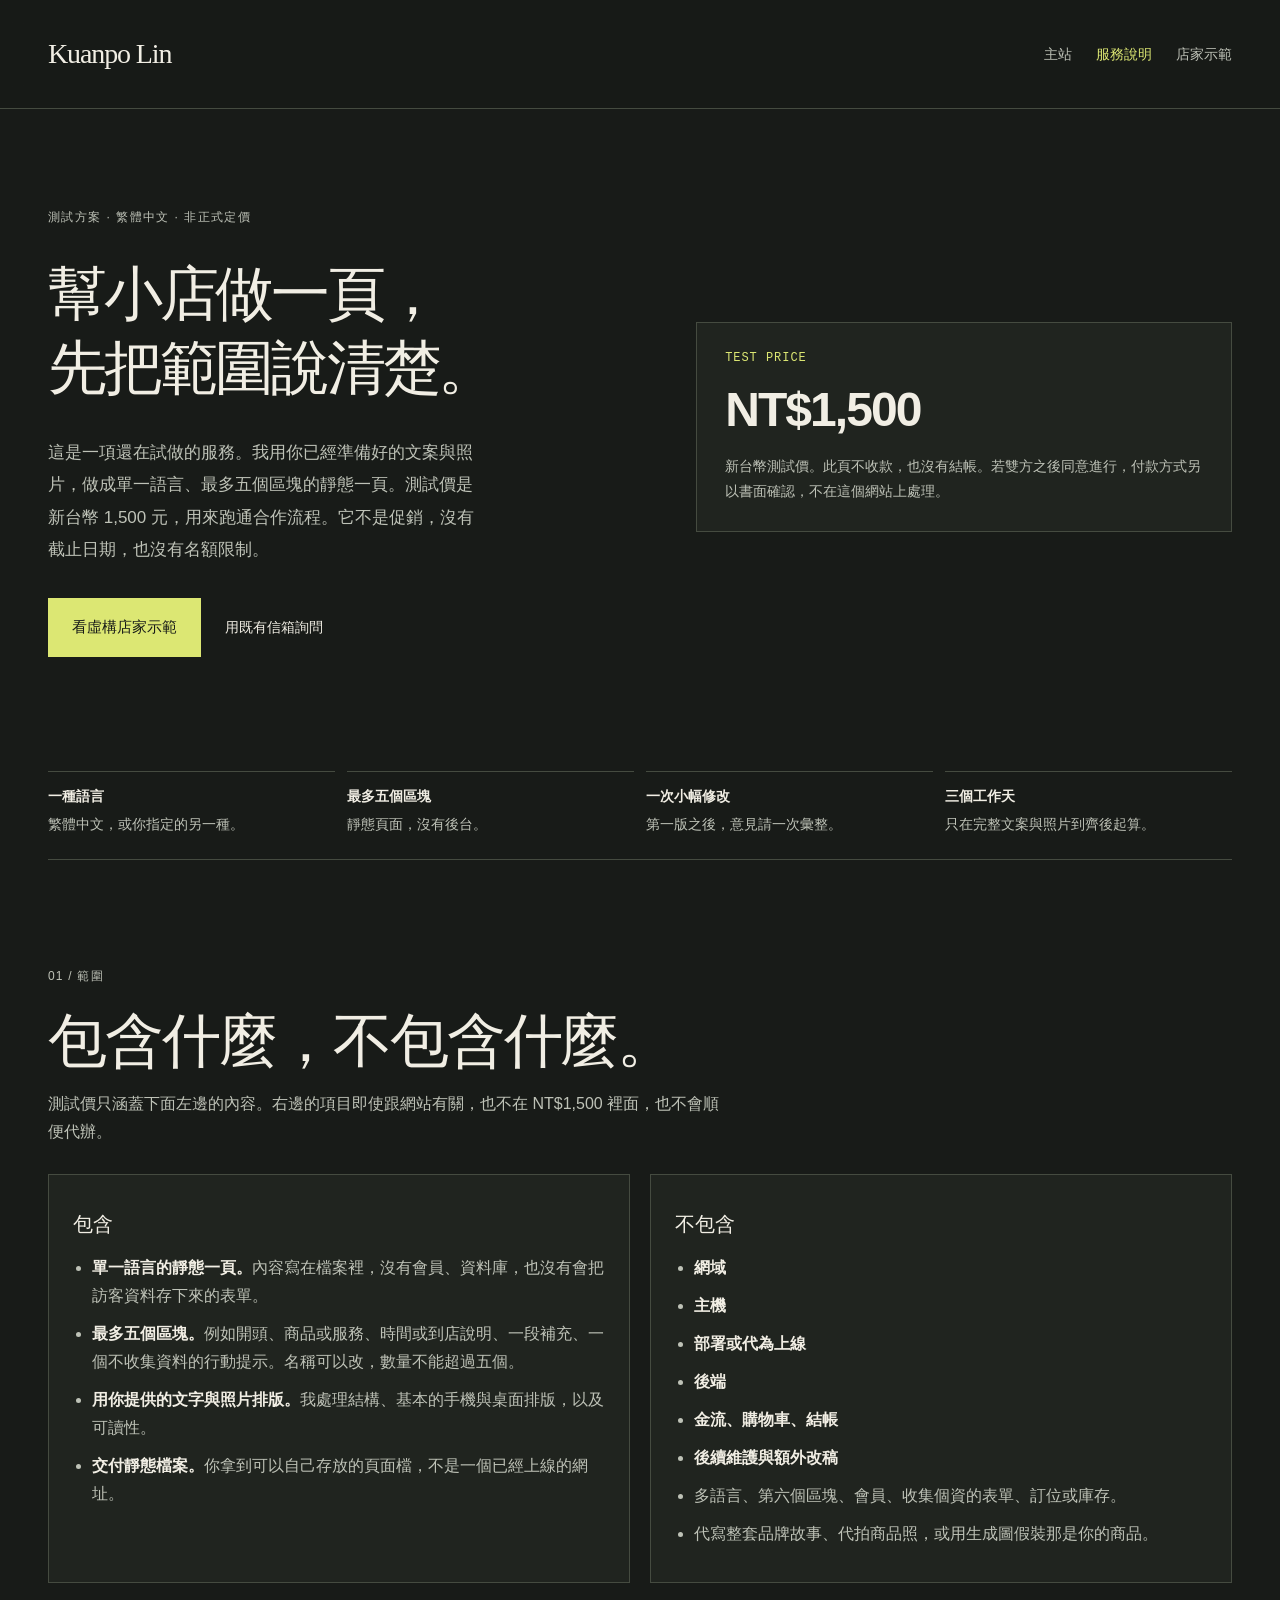
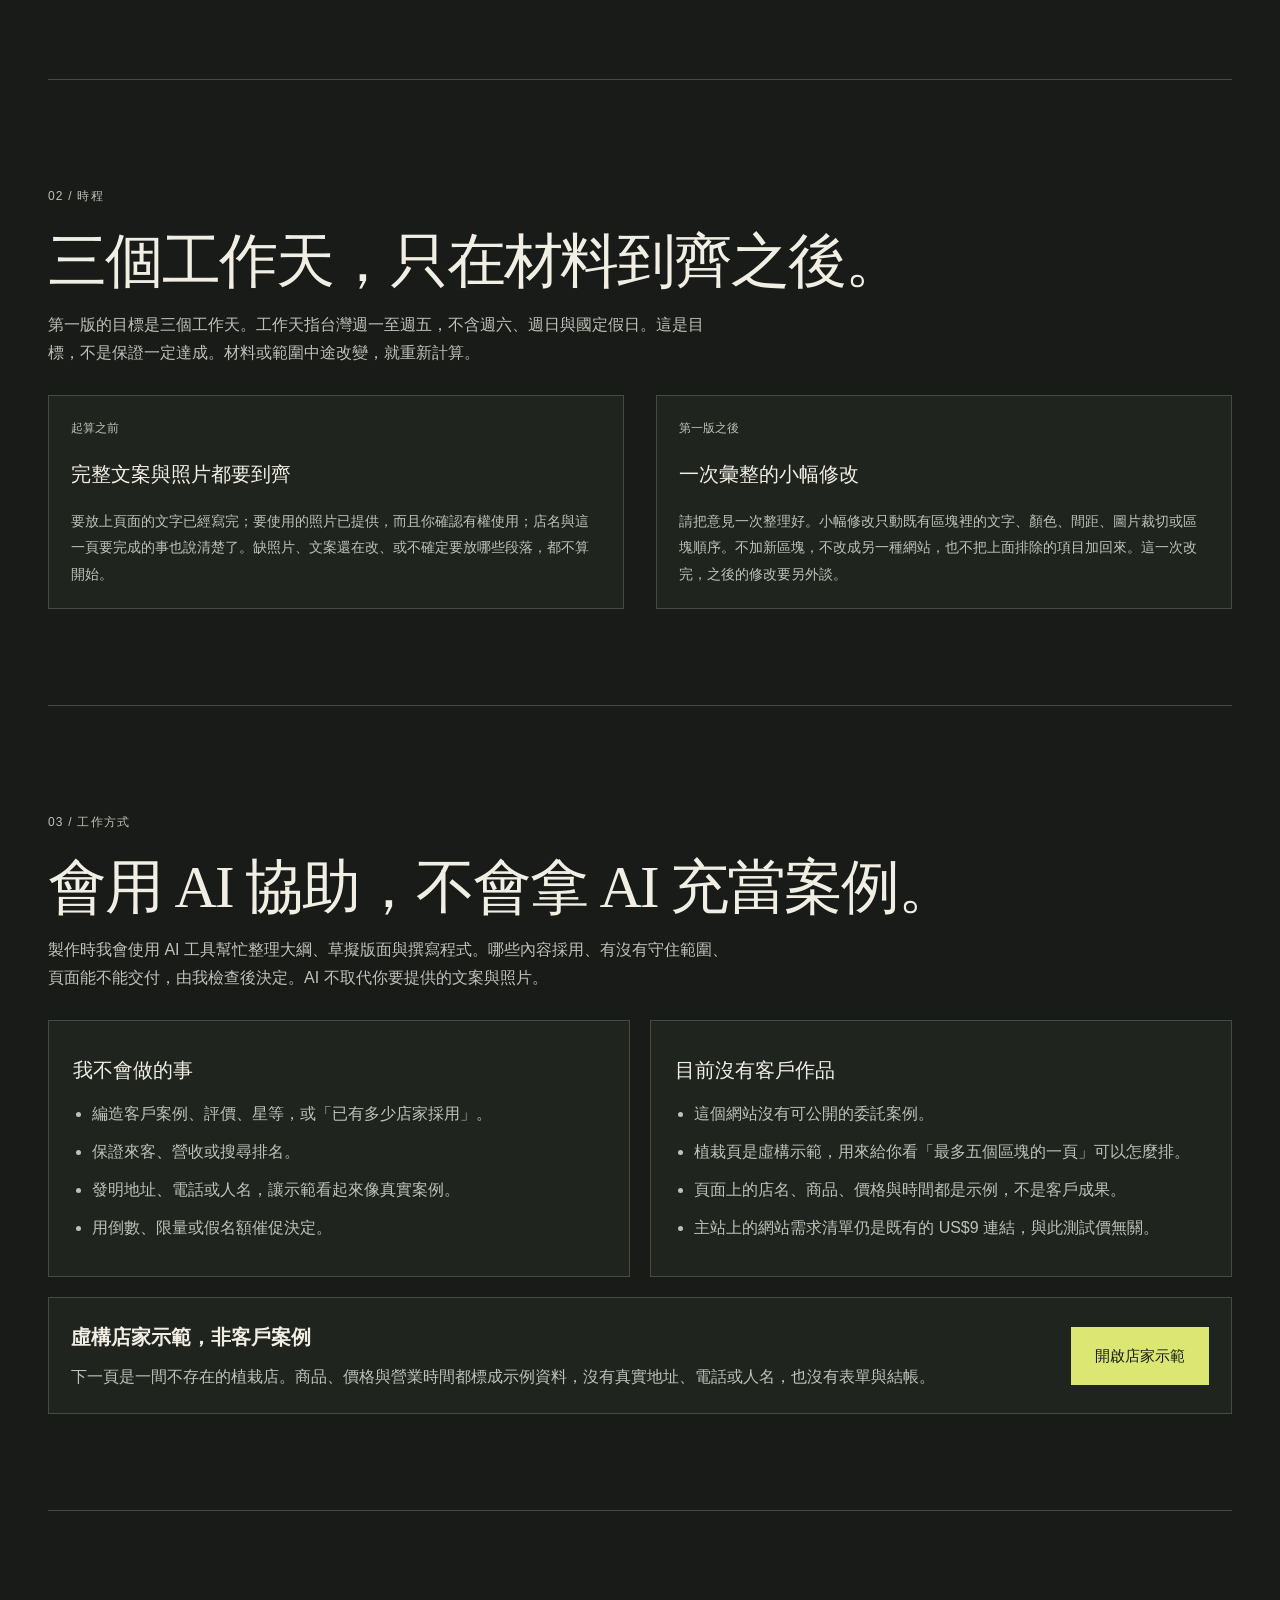
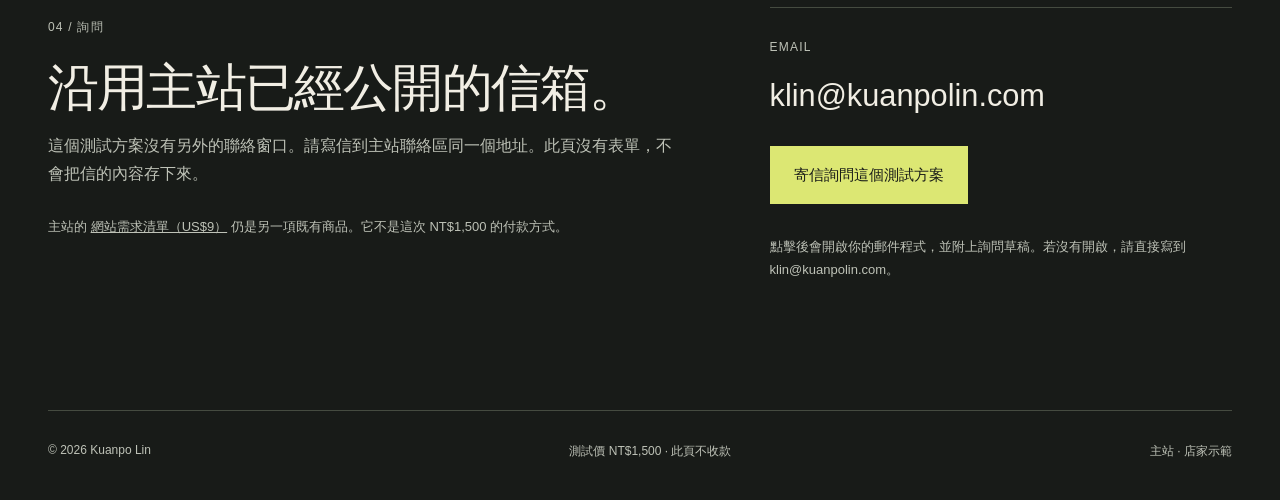
<file: services/landing-page/index.html>
<!doctype html>
<html lang="zh-Hant">
<head>
<meta charset="utf-8">
<meta name="viewport" content="width=device-width, initial-scale=1">
<meta name="theme-color" content="#090c12">
<title>台灣小店一頁式網站 · 測試價 NT$1,500 — Kuanpo Lin</title>
<meta name="description" content="測試中的服務：單一語言、最多五個區塊的靜態一頁式網站，測試價新台幣 1,500 元。不含網域、主機、部署、後端、金流與維護。沒有客戶案例、評價或銷售保證。">
<meta property="og:title" content="台灣小店一頁式網站 · 測試價 NT$1,500">
<meta property="og:description" content="單一語言、最多五個區塊的靜態頁。完整文案與照片到齊後，目標三個工作天交出第一版，並含一次彙整的小幅修改。此頁不收款。">
<link rel="icon" href="data:image/svg+xml,%3Csvg xmlns='http://www.w3.org/2000/svg' viewBox='0 0 64 64'%3E%3Crect width='64' height='64' rx='12' fill='%23090c12'/%3E%3Ctext x='8' y='43' fill='%238eb4ff' font-family='monospace' font-size='32'%3EKL%3C/text%3E%3C/svg%3E">
<style>
:root{color-scheme:dark;--bg:#090c12;--panel:#101620;--raised:#17202d;--text:#f2f5fa;--muted:#aeb9ca;--accent:#8eb4ff;--line:#283242;--radius:16px;--mono:ui-monospace,SFMono-Regular,Consolas,monospace}
*{box-sizing:border-box}
html{scroll-behavior:smooth;scroll-padding-top:108px}
body{margin:0;background:var(--bg);color:var(--text);font-family:-apple-system,BlinkMacSystemFont,"Segoe UI","PingFang TC","Microsoft JhengHei",sans-serif;line-height:1.75}
a{color:inherit}
button,a{transition:background .2s,transform .2s,color .2s}
a:focus-visible,button:focus-visible{outline:2px solid var(--accent);outline-offset:4px}
a:active,button:active{transform:translateY(1px)}
.skip{position:absolute;top:-80px;left:24px;background:var(--text);color:var(--bg);padding:12px;z-index:5}
.skip:focus{top:12px}
.wrap{width:min(1120px,calc(100% - 64px));margin:auto}
header{border-bottom:1px solid var(--line);position:sticky;top:0;background:color-mix(in srgb,var(--bg) 92%,transparent);backdrop-filter:blur(12px);z-index:4}
.header{display:flex;align-items:center;gap:32px;min-height:76px}
.brand{display:flex;align-items:center;gap:12px;font-size:18px;font-weight:600;text-decoration:none;white-space:nowrap}
.mark{font:14px var(--mono);color:var(--accent);border:1px solid var(--line);padding:8px;border-radius:8px}
nav{display:flex;gap:22px;margin-left:auto;flex-wrap:wrap}
nav a{font-size:14px;color:var(--muted);text-decoration:none;padding:8px 0}
nav a[aria-current="page"],nav a:hover{color:var(--accent)}
.hero{padding:72px 0 28px;display:grid;grid-template-columns:1.3fr .8fr;gap:48px;align-items:end}
.eyebrow{font:12px var(--mono);letter-spacing:.12em;color:var(--accent);display:flex;align-items:center;gap:12px}
.eyebrow:before{content:"";height:6px;width:6px;background:var(--accent);border-radius:50%}
h1{font-size:clamp(36px,5vw,64px);font-weight:600;letter-spacing:-.045em;line-height:1.2;margin:20px 0;text-wrap:balance}
h1 .soft{color:var(--accent)}
.lead{font-size:18px;color:var(--muted);max-width:640px;margin:0 0 28px;text-wrap:pretty}
.actions{display:flex;gap:12px;flex-wrap:wrap}
.btn{display:inline-flex;align-items:center;justify-content:center;gap:12px;padding:12px 20px;min-height:48px;border-radius:8px;font-size:14px;font-weight:600;background:var(--accent);color:var(--bg);text-decoration:none}
.btn:hover{background:var(--text)}
.btn.secondary{background:var(--raised);color:var(--text)}
.btn.secondary:hover{background:var(--line)}
.price-card{background:var(--panel);border:1px solid var(--line);border-radius:var(--radius);padding:28px}
.price-card .label,.label{font:12px var(--mono);color:var(--accent);letter-spacing:.08em}
.amount{font-size:clamp(40px,5vw,56px);letter-spacing:-.04em;margin:12px 0 8px;font-weight:560}
.price-card p{margin:0;color:var(--muted);font-size:14px}
.facts{display:grid;grid-template-columns:repeat(4,1fr);gap:12px;padding:28px 0 8px}
.fact{border-top:1px solid var(--line);padding-top:12px;font-size:14px;color:var(--muted)}
.fact strong{display:block;color:var(--text);font-weight:600;margin-bottom:4px}
section{padding:64px 0;border-top:1px solid var(--line);scroll-margin-top:96px}
h2{font-size:clamp(28px,3vw,40px);font-weight:560;letter-spacing:-.03em;line-height:1.3;margin:12px 0 12px;text-wrap:balance}
.intro{color:var(--muted);max-width:680px;margin:0 0 28px}
.split{display:grid;grid-template-columns:1fr 1fr;gap:20px}
.panel{background:var(--panel);border:1px solid var(--line);border-radius:var(--radius);padding:24px 24px 8px}
.panel h3{margin:8px 0 12px;font-size:20px;font-weight:560}
ul,ol{margin:0;padding:0 0 16px 1.2em;color:var(--muted)}
li{margin:0 0 10px}
li strong{color:var(--text);font-weight:600}
.steps{display:grid;grid-template-columns:1fr 1fr;gap:20px}
.step{border:1px solid var(--line);border-radius:var(--radius);padding:20px 22px;background:var(--panel)}
.step .num{font:12px var(--mono);color:var(--accent)}
.step h3{margin:10px 0;font-size:18px;font-weight:560}
.step p,.callout p{margin:0;color:var(--muted)}
.callout{margin-top:20px;padding:22px;border-radius:var(--radius);border:1px solid var(--line);background:linear-gradient(180deg,#142033,var(--panel));display:flex;justify-content:space-between;gap:24px;align-items:center}
.callout h3{margin:0 0 8px;font-size:20px}
.contact{display:grid;grid-template-columns:1.15fr .85fr;gap:36px;align-items:start}
.email{display:block;color:var(--accent);font:clamp(16px,2vw,22px) var(--mono);margin:12px 0 18px;overflow-wrap:anywhere;text-decoration:none}
.contact-box{padding:24px;background:var(--panel);border:1px solid var(--line);border-radius:var(--radius)}
.contact-box .btn{width:100%;margin-bottom:12px}
.note{font-size:13px;color:var(--muted);margin:0}
footer{padding:28px 0 40px;display:flex;justify-content:space-between;gap:16px;flex-wrap:wrap;font:12px var(--mono);color:var(--muted);border-top:1px solid var(--line)}
footer a{color:var(--muted);text-decoration:none}
footer a:hover{color:var(--accent)}
@media(max-width:800px){
  .wrap{width:calc(100% - 32px)}
  .header{flex-wrap:wrap;padding:12px 0;gap:8px 16px}
  nav{width:100%;margin:0;gap:8px 16px}
  .hero,.split,.steps,.contact,.callout{grid-template-columns:1fr;display:grid}
  .facts{grid-template-columns:1fr 1fr}
  .hero{padding-top:40px;gap:24px}
  section{padding:48px 0}
}
@media(max-width:520px){.facts{grid-template-columns:1fr}}
@media(prefers-reduced-motion:reduce){
  html{scroll-behavior:auto}
  a,button{transition:none}
}
</style>
<link rel="stylesheet" href="/assets/studio.css">
</head>
<body class="service-page">
<a class="skip" href="#main">跳至主要內容</a>
<header>
  <div class="wrap header">
    <a class="brand" href="/"><span class="mark">KL</span>Kuanpo Lin</a>
    <nav aria-label="頁面導覽">
      <a href="/">主站</a>
      <a href="/services/landing-page/" aria-current="page">服務說明</a>
      <a href="/demo/plant-shop/">店家示範</a>
    </nav>
  </div>
</header>
<main id="main" class="wrap">
  <div class="hero">
    <div>
      <p class="eyebrow">測試方案 · 繁體中文 · 非正式定價</p>
      <h1>幫小店做一頁，<br><span class="soft">先把範圍說清楚。</span></h1>
      <p class="lead">這是一項還在試做的服務。我用你已經準備好的文案與照片，做成單一語言、最多五個區塊的靜態一頁。測試價是新台幣 1,500 元，用來跑通合作流程。它不是促銷，沒有截止日期，也沒有名額限制。</p>
      <div class="actions">
        <a class="btn" href="/demo/plant-shop/">看虛構店家示範</a>
        <a class="btn secondary" href="#contact">用既有信箱詢問</a>
      </div>
    </div>
    <aside class="price-card" aria-label="測試價">
      <div class="label">TEST PRICE</div>
      <p class="amount">NT$1,500</p>
      <p>新台幣測試價。此頁不收款，也沒有結帳。若雙方之後同意進行，付款方式另以書面確認，不在這個網站上處理。</p>
    </aside>
  </div>
  <div class="facts">
    <p class="fact"><strong>一種語言</strong>繁體中文，或你指定的另一種。</p>
    <p class="fact"><strong>最多五個區塊</strong>靜態頁面，沒有後台。</p>
    <p class="fact"><strong>一次小幅修改</strong>第一版之後，意見請一次彙整。</p>
    <p class="fact"><strong>三個工作天</strong>只在完整文案與照片到齊後起算。</p>
  </div>

  <section id="scope" aria-labelledby="scope-title">
    <p class="label">01 / 範圍</p>
    <h2 id="scope-title">包含什麼，不包含什麼。</h2>
    <p class="intro">測試價只涵蓋下面左邊的內容。右邊的項目即使跟網站有關，也不在 NT$1,500 裡面，也不會順便代辦。</p>
    <div class="split">
      <article class="panel">
        <h3>包含</h3>
        <ul>
          <li><strong>單一語言的靜態一頁。</strong>內容寫在檔案裡，沒有會員、資料庫，也沒有會把訪客資料存下來的表單。</li>
          <li><strong>最多五個區塊。</strong>例如開頭、商品或服務、時間或到店說明、一段補充、一個不收集資料的行動提示。名稱可以改，數量不能超過五個。</li>
          <li><strong>用你提供的文字與照片排版。</strong>我處理結構、基本的手機與桌面排版，以及可讀性。</li>
          <li><strong>交付靜態檔案。</strong>你拿到可以自己存放的頁面檔，不是一個已經上線的網址。</li>
        </ul>
      </article>
      <article class="panel">
        <h3>不包含</h3>
        <ul>
          <li><strong>網域</strong></li>
          <li><strong>主機</strong></li>
          <li><strong>部署或代為上線</strong></li>
          <li><strong>後端</strong></li>
          <li><strong>金流、購物車、結帳</strong></li>
          <li><strong>後續維護與額外改稿</strong></li>
          <li>多語言、第六個區塊、會員、收集個資的表單、訂位或庫存。</li>
          <li>代寫整套品牌故事、代拍商品照，或用生成圖假裝那是你的商品。</li>
        </ul>
      </article>
    </div>
  </section>

  <section id="timing" aria-labelledby="timing-title">
    <p class="label">02 / 時程</p>
    <h2 id="timing-title">三個工作天，只在材料到齊之後。</h2>
    <p class="intro">第一版的目標是三個工作天。工作天指台灣週一至週五，不含週六、週日與國定假日。這是目標，不是保證一定達成。材料或範圍中途改變，就重新計算。</p>
    <div class="steps">
      <article class="step">
        <div class="num">起算之前</div>
        <h3>完整文案與照片都要到齊</h3>
        <p>要放上頁面的文字已經寫完；要使用的照片已提供，而且你確認有權使用；店名與這一頁要完成的事也說清楚了。缺照片、文案還在改、或不確定要放哪些段落，都不算開始。</p>
      </article>
      <article class="step">
        <div class="num">第一版之後</div>
        <h3>一次彙整的小幅修改</h3>
        <p>請把意見一次整理好。小幅修改只動既有區塊裡的文字、顏色、間距、圖片裁切或區塊順序。不加新區塊，不改成另一種網站，也不把上面排除的項目加回來。這一次改完，之後的修改要另外談。</p>
      </article>
    </div>
  </section>

  <section id="workflow" aria-labelledby="workflow-title">
    <p class="label">03 / 工作方式</p>
    <h2 id="workflow-title">會用 AI 協助，不會拿 AI 充當案例。</h2>
    <p class="intro">製作時我會使用 AI 工具幫忙整理大綱、草擬版面與撰寫程式。哪些內容採用、有沒有守住範圍、頁面能不能交付，由我檢查後決定。AI 不取代你要提供的文案與照片。</p>
    <div class="split">
      <article class="panel">
        <h3>我不會做的事</h3>
        <ul>
          <li>編造客戶案例、評價、星等，或「已有多少店家採用」。</li>
          <li>保證來客、營收或搜尋排名。</li>
          <li>發明地址、電話或人名，讓示範看起來像真實案例。</li>
          <li>用倒數、限量或假名額催促決定。</li>
        </ul>
      </article>
      <article class="panel">
        <h3>目前沒有客戶作品</h3>
        <ul>
          <li>這個網站沒有可公開的委託案例。</li>
          <li>植栽頁是虛構示範，用來給你看「最多五個區塊的一頁」可以怎麼排。</li>
          <li>頁面上的店名、商品、價格與時間都是示例，不是客戶成果。</li>
          <li>主站上的網站需求清單仍是既有的 US$9 連結，與此測試價無關。</li>
        </ul>
      </article>
    </div>
    <div class="callout">
      <div>
        <h3>虛構店家示範，非客戶案例</h3>
        <p>下一頁是一間不存在的植栽店。商品、價格與營業時間都標成示例資料，沒有真實地址、電話或人名，也沒有表單與結帳。</p>
      </div>
      <a class="btn" href="/demo/plant-shop/">開啟店家示範</a>
    </div>
  </section>

  <section id="contact" class="contact" aria-labelledby="contact-title">
    <div>
      <p class="label">04 / 詢問</p>
      <h2 id="contact-title">沿用主站已經公開的信箱。</h2>
      <p class="intro">這個測試方案沒有另外的聯絡窗口。請寫信到主站聯絡區同一個地址。此頁沒有表單，不會把信的內容存下來。</p>
      <p class="note">主站的 <a href="https://ryanflux8.gumroad.com/l/odslc">網站需求清單（US$9）</a> 仍是另一項既有商品。它不是這次 NT$1,500 的付款方式。</p>
    </div>
    <div class="contact-box">
      <div class="label">EMAIL</div>
      <a class="email" href="mailto:klin@kuanpolin.com">klin@kuanpolin.com</a>
      <a class="btn" href="mailto:klin@kuanpolin.com?subject=%E5%B0%8F%E5%BA%97%E4%B8%80%E9%A0%81%E5%BC%8F%E7%B6%B2%E7%AB%99%E6%B8%AC%E8%A9%A6%E6%96%B9%E6%A1%88&amp;body=%E4%BD%A0%E5%A5%BD%20Kuanpo%EF%BC%8C%0A%0A%E6%88%91%E6%83%B3%E8%A9%A2%E5%95%8F%E4%B8%80%E9%A0%81%E5%BC%8F%E7%B6%B2%E7%AB%99%E6%B8%AC%E8%A9%A6%E6%96%B9%E6%A1%88%EF%BC%88%E6%B8%AC%E8%A9%A6%E5%83%B9%20NT%241%2C500%EF%BC%89%E3%80%82%0A%0A%E5%BA%97%E5%90%8D%E6%88%96%E5%93%81%E7%89%8C%EF%BC%9A%0A%E9%A0%81%E9%9D%A2%E8%AA%9E%E8%A8%80%EF%BC%88%E5%8F%AA%E8%83%BD%E9%81%B8%E4%B8%80%E7%A8%AE%EF%BC%89%EF%BC%9A%0A%E8%A6%81%E6%94%BE%E4%B8%8A%E9%A0%81%E9%9D%A2%E7%9A%84%E6%96%87%E5%AD%97%E6%98%AF%E5%90%A6%E5%B7%B2%E7%B6%93%E5%AF%AB%E5%AE%8C%EF%BC%9A%0A%E7%85%A7%E7%89%87%E6%98%AF%E5%90%A6%E5%B7%B2%E5%82%99%E9%BD%8A%EF%BC%8C%E4%B8%94%E6%88%91%E6%9C%89%E6%AC%8A%E4%BD%BF%E7%94%A8%EF%BC%9A%0A%E9%80%99%E4%B8%80%E9%A0%81%E5%B8%8C%E6%9C%9B%E5%AE%A2%E4%BA%BA%E7%9C%8B%E5%AE%8C%E5%81%9A%E7%9A%84%E4%BA%8B%EF%BC%9A%0A%E5%85%B6%E4%BB%96%E8%A3%9C%E5%85%85%EF%BC%9A%0A%0A%E6%88%91%E4%BA%86%E8%A7%A3%E6%AD%A4%E5%83%B9%E6%A0%BC%E4%B8%8D%E5%90%AB%E7%B6%B2%E5%9F%9F%E3%80%81%E4%B8%BB%E6%A9%9F%E3%80%81%E9%83%A8%E7%BD%B2%E3%80%81%E5%BE%8C%E7%AB%AF%E3%80%81%E9%87%91%E6%B5%81%E8%88%87%E5%BE%8C%E7%BA%8C%E7%B6%AD%E8%AD%B7%E3%80%82%0A%0A%E8%AC%9D%E8%AC%9D%EF%BC%81">寄信詢問這個測試方案</a>
      <p class="note">點擊後會開啟你的郵件程式，並附上詢問草稿。若沒有開啟，請直接寫到 klin@kuanpolin.com。</p>
    </div>
  </section>
</main>
<footer class="wrap">
  <span>© 2026 Kuanpo Lin</span>
  <span>測試價 NT$1,500 · 此頁不收款</span>
  <span><a href="/">主站</a> · <a href="/demo/plant-shop/">店家示範</a></span>
</footer>
</body>
</html>
</file>
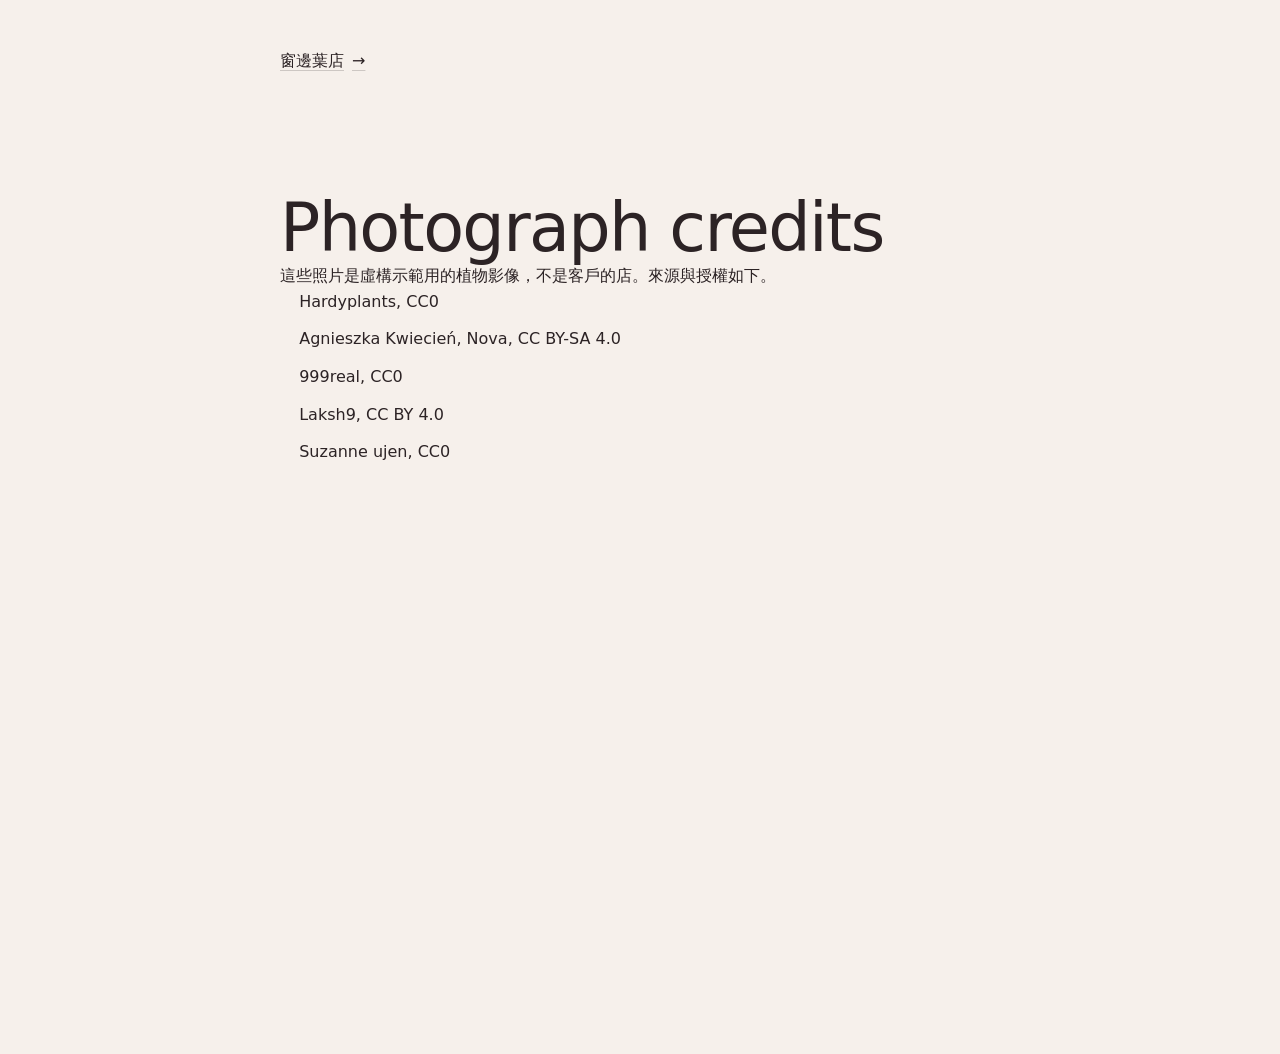
<file: demo/plant-shop/credits.html>
<!doctype html>
<html lang="zh-Hant">
<head>
<meta charset="utf-8">
<meta name="viewport" content="width=device-width, initial-scale=1">
<meta name="robots" content="noindex">
<title>窗邊葉店: photograph credits</title>
<meta name="description" content="Photographers, licences, and source pages for the stand-in plant photographs on the fictional 窗邊葉店 demo.">
<link rel="stylesheet" href="../../assets/system.css">
<link rel="icon" href="../../assets/favicon.svg" type="image/svg+xml">
<meta name="theme-color" content="#f6f0eb">
<style>
:root { --p-bg: #f6f0eb; --p-ink: #2c2325; --p-muted: #6a5d5e; --font-text: "PingFang TC", "Microsoft JhengHei", system-ui, sans-serif; }
body { margin: 0; background: var(--p-bg); color: var(--p-ink); font: 16px/1.6 var(--font-text); }
main { width: min(720px, calc(100% - 48px)); margin: 48px auto 80px; }
a { color: inherit; }
ul { padding-left: 1.2em; }
li { margin: 0 0 12px; }
</style>
</head>
<body>
<main>
  <p><a class="link" href="index.html">窗邊葉店</a></p>
  <section class="credits-list" id="credits" aria-labelledby="credits-h">
    <h1 id="credits-h">Photograph credits</h1>
    <p>這些照片是虛構示範用的植物影像，不是客戶的店。來源與授權如下。</p>
    <ul>
      <li><a href="https://commons.wikimedia.org/wiki/File:Bird_nest_fern_in_doors.jpg">Hardyplants</a>, <a href="http://creativecommons.org/publicdomain/zero/1.0/deed.en">CC0</a></li>
      <li><a href="https://commons.wikimedia.org/wiki/File:Monstera_deliciosa_Monstera_dziurawa_2023-10-31_01.jpg">Agnieszka Kwiecień, Nova</a>, <a href="https://creativecommons.org/licenses/by-sa/4.0">CC BY-SA 4.0</a></li>
      <li><a href="https://commons.wikimedia.org/wiki/File:Snake_plant_Sansevieria_growing_in_a_pot_portrait.jpg">999real</a>, <a href="http://creativecommons.org/publicdomain/zero/1.0/deed.en">CC0</a></li>
      <li><a href="https://commons.wikimedia.org/wiki/File:Peace_Lily_bloom.jpg">Laksh9</a>, <a href="https://creativecommons.org/licenses/by/4.0">CC BY 4.0</a></li>
      <li><a href="https://commons.wikimedia.org/wiki/File:Giant_bird_nest_fern.jpg">Suzanne ujen</a>, <a href="http://creativecommons.org/publicdomain/zero/1.0/deed.en">CC0</a></li>
    </ul>
  </section>
</main>
</body>
</html>
</file>
<file: assets/studio.css>
:root{--bg:#181b18;--panel:#20241f;--raised:#30362c;--text:#f1eee4;--muted:#bec2b7;--accent:#dce773;--line:#454b40;--radius:0px;--display:Georgia,"Noto Serif TC","Songti TC",serif}
body{font-weight:400;background:var(--bg)}
.wrap{width:min(1280px,calc(100% - 96px))}
.header{min-height:108px;gap:24px}
.brand{font:28px var(--display);letter-spacing:-.04em}
.mark,.brand>.soft{display:none}
nav{gap:24px}nav a{font-size:14px;min-height:44px;display:flex;align-items:center}
.lang{border:0;border-radius:0;padding:8px 12px;font-family:inherit}
header{border-color:var(--line)}
.hero{padding:88px 0 72px;grid-template-columns:minmax(0,1.12fr) minmax(0,1fr);gap:48px;align-items:center}
.hero>div:first-child{position:relative;z-index:1}
.eyebrow{font-family:inherit;font-size:12px;letter-spacing:.12em;color:var(--muted)}
.eyebrow:before{display:none}
h1{font-family:var(--display);font-size:clamp(56px,7.8vw,112px);font-weight:400;line-height:1.12;letter-spacing:-.055em;margin:32px 0}
h1 .soft{color:var(--text)}
h1 .soft:after{content:"。";color:var(--accent)}
html[lang=en] h1 .soft:after{content:"."}
.lead{max-width:440px;line-height:1.9;font-size:17px;margin-bottom:32px}
.actions{align-items:center;gap:24px}
.btn{border-radius:0;padding:16px 24px;font-weight:500;min-height:56px;gap:32px;font-size:15px}
.btn:hover{background:var(--text);transform:translateY(-2px)}
.btn.secondary{background:none;color:var(--text);padding:12px 0;font-size:14px}
.btn.secondary:hover{background:none;color:var(--accent)}
.availability{font-family:inherit;font-size:12px;margin-top:24px}
.studio-photo{margin:0;position:relative;align-self:stretch;min-height:560px;background:var(--panel);overflow:hidden}
.studio-photo img{display:block;width:100%;height:100%;object-fit:cover;position:absolute;inset:0;object-position:62% center}
.photo-label{position:absolute;bottom:16px;left:16px;right:16px;padding:8px 12px;font-size:11px;line-height:1.5;background:#181b18e8;color:var(--text);max-width:max-content}
.scope{padding:24px 0 32px;font-family:inherit;font-size:12px;letter-spacing:.06em}
section{padding:96px 0}
.label{font-family:inherit;letter-spacing:.1em;color:var(--muted);font-size:12px}
h2{font-family:var(--display);font-size:clamp(36px,4.6vw,64px);font-weight:400;line-height:1.25;letter-spacing:-.035em;margin-top:20px}
.section-head{align-items:start;gap:48px;margin-bottom:56px}
.section-intro{line-height:1.9;max-width:320px;padding-top:36px}
.services{display:block}
.service{border:0;border-top:1px solid var(--line);border-radius:0;background:none;padding:40px 0;display:grid;grid-template-columns:160px minmax(0,1fr) minmax(0,1fr);gap:0 40px}
.service-top{grid-row:1/5;justify-content:start;gap:20px;align-items:start;font-family:inherit;padding-top:8px}
.service-icon{display:none}
.service h3{font-size:28px;font-weight:400;margin:0 0 24px;grid-column:2;line-height:1.5;text-wrap:balance}
.service p{grid-column:3;grid-row:1/3;font-size:16px;line-height:1.9}
.tags{grid-column:2;margin:0 0 24px;gap:8px 16px}
.tag{border:0;border-radius:0;padding:0;color:var(--muted);font-size:13px}
.text-link{grid-column:3;border:0;padding:12px 0;min-height:44px;color:var(--accent);font-size:14px}
.text-link.soft,.text-link.stacked{font-size:13px;padding:12px 0;border:0;color:var(--muted)}
.text-link:hover{color:var(--text)}
.steps{gap:32px}.step{padding-top:24px}.step .num{font-family:inherit;color:var(--muted)}.step h3{font-size:20px;font-weight:400;margin:20px 0 16px}.step p{font-size:14px;line-height:1.9}
.about{grid-template-columns:1fr 1fr;gap:96px}.about p{line-height:1.95}.credentials{gap:12px 24px;margin-top:32px}
.contact{gap:96px}.contact h2{font-size:clamp(48px,6vw,88px)}.contact-box{background:none;border:0;border-top:1px solid var(--line);border-radius:0;padding:32px 0}.email{font-family:inherit;font-size:clamp(20px,2.4vw,32px);color:var(--text);margin:24px 0 32px}.contact-box .btn{width:auto}.note{margin-top:20px}
footer{font-family:inherit;padding:32px 0 40px;font-size:12px}
@keyframes arrive{from{opacity:0;transform:translateY(14px)}to{opacity:1;transform:none}}
.hero h1,.hero .lead,.hero .actions{animation:arrive .65s ease-out both}.hero .lead{animation-delay:.08s}.hero .actions{animation-delay:.16s}
@media(min-width:1600px){.hero{padding:96px 0}}
@media(max-width:1050px){.header{flex-wrap:wrap;padding:20px 0;gap:16px}.brand{margin-right:auto}nav{order:3;width:100%;justify-content:space-between;gap:16px}.lang{margin-left:auto}.hero{gap:32px}.studio-photo{min-height:500px}.service{grid-template-columns:100px 1fr 1fr;gap:0 24px}.about,.contact{gap:48px}}
@media(max-width:800px){.wrap{width:calc(100% - 48px)}.header{min-height:80px}.brand{font-size:24px}nav{flex-wrap:wrap;justify-content:start;gap:4px 24px}nav a{font-size:13px}.hero{grid-template-columns:1fr;padding:48px 0;gap:40px}h1{font-size:clamp(56px,12vw,88px);margin:28px 0}.lead{max-width:540px}.studio-photo{min-height:0;aspect-ratio:5/4;width:100%}.studio-photo img{object-position:60% center}.scope{gap:12px;font-size:11px}section{padding:64px 0}.section-head{display:block;margin-bottom:40px}.section-intro{max-width:480px;padding-top:0;margin-top:24px}.service{grid-template-columns:1fr 1fr;gap:0 24px;padding:32px 0}.service-top{grid-column:1/-1;grid-row:auto;margin-bottom:24px}.service h3,.tags{grid-column:1}.service p{grid-column:2;grid-row:2/4}.text-link{grid-column:2}.about,.contact{grid-template-columns:1fr;gap:32px}.steps{grid-template-columns:1fr 1fr}}
@media(max-width:500px){.service{display:flex;gap:0}.service h3{font-size:26px;margin-bottom:20px}.service p{margin-bottom:24px}.tags{margin-bottom:20px}.text-link{margin-top:0}.service-top{margin-bottom:20px}.steps{grid-template-columns:1fr;gap:28px}.step{display:grid;grid-template-columns:32px 1fr;gap:0 16px}.step .num{grid-row:1/3;padding-top:4px}.step h3{margin:0 0 12px}.step p{grid-column:2}.actions{gap:12px 24px}.btn{font-size:14px;gap:20px;padding:14px 20px}.photo-label{font-size:10px}.availability{font-size:11px}.contact h2{font-size:48px}h2{font-size:36px}}
@media(prefers-reduced-motion:reduce){.hero h1,.hero .lead,.hero .actions{animation:none}.btn:hover{transform:none}}
.service-page h1{font-size:clamp(40px,4.6vw,64px);line-height:1.25;text-wrap:initial}
.service-page h1 .soft:after{content:none}
.service-page .price-card .amount{font-size:48px;color:var(--text);line-height:1.2;margin:16px 0}
.service-page .callout{background:var(--panel)}
.service-page .contact h2{font-size:clamp(32px,4vw,56px)}
.service-page .step{display:block}
@media(max-width:500px){.service-page h1{font-size:38px}.service-page .step h3{margin:16px 0}.service-page h2{font-size:30px}}
</file>
<file: assets/system.css>
/*
  taste-skill system.css - the one system for the page. Link it first, then assets/ui/cards.css (the
  feature card, its panel and the fragment placements), then set the palette (--p-*), the fonts and
  the radius set on :root in the page (node scripts/start.mjs prints that block).
  Do not add a second grid, spacing scale, type scale, radius scale, button or card style.
*/

/* ---------------------------------------------------------------- tokens */
:root {
  /* palette (hex only; fx.js reads --bg --surface --ink --muted --accent --accent-ink) */
  --p-bg: #ffffff;
  --p-surface: #f4f4f4;
  --p-ink: #111111;
  --p-muted: #6b6b6b;
  --p-accent: #1a4be0;
  --p-accent-ink: #ffffff;
  --p-action: #1a4be0;      /* buttons, links, focus: the accent, or the ink when the accent is too pale */
  --p-action-ink: #ffffff;
  --p-inv-bg: #111111;
  --p-inv-surface: #1c1c1c;
  --p-inv-ink: #f4f4f4;
  --p-inv-muted: #a3a3a3;
  --p-inv-accent: #ffffff;
  --p-inv-accent-ink: #111111;
  --p-inv-action: #ffffff;
  --p-inv-action-ink: #111111;
  /* the lit ground behind UI and in the closing band (references/cards.md), one per page, tech pages only
     (none on kind other, which is flat): <html data-ground="sand|sky|sage|painting">. system.js gives it to every ground
     that holds UI, on light and dark pages alike; --hue on one panel changes only its accent */
  --ground-bg: #d9ccb7; --ground-surface: #e9e0d2; --ground-ink: #2a2622; --ground-muted: #5a534a; --ground-accent: #a8794a;

  /* fonts */
  --font-display: system-ui, -apple-system, "Segoe UI", sans-serif;
  --font-text: system-ui, -apple-system, "Segoe UI", sans-serif;
  --font-mono: ui-monospace, "SFMono-Regular", Menlo, Consolas, monospace;
  --display-weight: 400;    /* headlines 400; 500 on a tech page (software, gaming, hardware) */
  --display-tracking: -0.025em;

  /* the page rhythm (references/layout-v4.md): one section per screen. The header is fixed and
     --nav tall; every section is padded --padt above and --padb (plus the phone action bar, --bar)
     below, and is exactly one or two screens tall (--h: 1 or 2; --hm on a phone). The hero's words
     start --hgap under the header and its content ends --hpadb above the fold. */
  --nav: 72px;
  --padt: 120px;
  --padb: 72px;
  --hgap: 48px;
  --hpadb: 64px;
  --bar: 0px;
  /* grid: one .wrap (alias .container) for the header, every section and the footer, the same
     --gut on both sides: 1280 wide at x 80-1360 at 1440, 342 at x 24-366 at 390 */
  --container: 1280px;
  --gut: 80px;
  --pad: var(--gut);
  --gutter: 24px;

  /* spacing: 4/8 scale */
  --s-1: 4px;  --s-2: 8px;  --s-3: 12px; --s-4: 16px; --s-5: 24px;
  --s-6: 32px; --s-7: 48px; --s-8: 64px; --s-9: 96px; --s-10: 128px;
  --section: 40px;      /* only a .section outside main (the kit's demo pages); every main > section and
                           footer.closing take --padt and --padb */
  --section-band: 56px; /* the same for an older footer outside footer.closing */
  --head-gap: 48px;     /* the one heading-to-content gap, 32 on a phone (layout.css reads it as --ly-head-gap) */
  --card-pad: 16px;     /* card padding (cards.css sets its own for cards with a panel) */
  --card-gap: 16px;     /* gap between cards */

  /* type scale (the only sizes on the page) */
  --t-label: 13px;
  --t-small: 14px;
  --t-body: 16px;
  --t-lead: 18px;
  --t-card: 18px;
  --t-h3: 24px;
  /* straight lines from the phone size at 390 to the desktop size at 1440 (system.md's table) */
  --t-h2: clamp(30px, 1.72vw + 23.3px, 48px);
  --t-h1: clamp(38px, 3.24vw + 25.4px, 72px);
  /* a big number stays a step under the h2 (VI-11): 38 at 1440, 28 at 390, so it never reads as a
     section heading; a stats row and a price set their own, smaller still */
  --t-stat: clamp(28px, .952vw + 24.29px, 38px);

  /* radius: one scale (soft by default; data-radius on <html> switches it) */
  --r-sm: 8px;  --r-md: 12px; --r-lg: 20px; --r-btn: 8px;

  /* controls (fixed here; a page never adds its own) */
  --btn-h: 44px;
  --btn-h-sm: 36px;
  --nav-h: var(--nav);  /* the older name, kept for the kit's files */
  --icon: 16px;         /* small icons: socials, menu chevrons, mono brand marks */

  /* motion: the one UI ease-out (motion.css --m-ease and ui/base.css --u-ease read it; references/motion.md) */
  --ease: cubic-bezier(.2, .8, .2, 1);
  --dur: 180ms;
}
html[data-radius="sharp"] { --r-sm: 4px; --r-md: 6px;  --r-lg: 8px;  --r-btn: 4px; }
html[data-radius="soft"]  { --r-sm: 8px; --r-md: 12px; --r-lg: 20px; --r-btn: 8px; }
html[data-radius="round"] { --r-sm: 10px; --r-md: 16px; --r-lg: 24px; --r-btn: 999px; }
/* the four lit grounds (references/cards.md); sand is the default above. painting goes with
   painterly-landscape (x.ai's daylight sky over olive hills) */
html[data-ground="sky"]      { --ground-bg: #c6d3df; --ground-surface: #d6e0e9; --ground-ink: #25303a; --ground-muted: #4d5964; --ground-accent: #3f6a92; }
html[data-ground="sage"]     { --ground-bg: #cdd6c6; --ground-surface: #dce3d6; --ground-ink: #262d24; --ground-muted: #535b51; --ground-accent: #6c8e63; }
html[data-ground="painting"] { --ground-bg: #79a8d6; --ground-surface: #a6c4e2; --ground-ink: #16212c; --ground-muted: #273949; --ground-accent: #9c9b3c; }
/* cards.css takes its card and panel radii from this scale */
html[data-radius] .card { --c-r: var(--r-lg); }
html[data-radius] .panel { --p-r: var(--r-md); }

/* a phone: the header 56, the sections padded 96 / 48, the hero's words 40 under the header and its
   content ending 24 above the fold, 24 at both sides, 12 between columns */
@media (max-width: 639px) {
  :root { --nav: 56px; --padt: 96px; --padb: 48px; --hgap: 40px; --hpadb: 24px; --gut: 24px; --gutter: 12px; --card-gap: 12px; --head-gap: 32px; }
}
@media (min-width: 640px) {
  :root { --gut: 48px; --section: 48px; --section-band: 72px; --card-pad: 24px; }
}
@media (min-width: 1024px) {
  :root { --gut: 80px; --section: 56px; --section-band: 96px; --card-gap: 24px;
          --t-lead: 20px; --t-card: 20px; --t-h3: 28px; }
  /* a place (and a local service): the 1200 column at x 120-1320 */
  html[data-type="place"] { --gut: 120px; --container: 1200px; }
}
/* a place (VI-06, ST-96, PH-23): its own smaller type (h1 48/53 and 32/37, h2 32/40 and 24/30, titles
   and the sub-line 20 and 18), the Recipe 3 hero's gap under its photograph (40, 24 on a phone),
   square photographs and cards and 2px buttons, whatever data-radius and data-buttons say */
:root[data-type="place"] {
  --hgap: 40px;
  --t-h1: clamp(32px, 1.524vw + 26.06px, 48px);
  --t-h2: clamp(24px, .762vw + 21px, 32px);
  --t-h3: clamp(20px, .381vw + 18.51px, 24px);
  --r-sm: 2px; --r-md: 0px; --r-lg: 0px; --r-btn: 2px;
}
:root[data-type="place"] :is(h1, .t-h1) { line-height: 1.104; }
:root[data-type="place"] :is(h2, .t-h2) { line-height: 1.25; }
@media (max-width: 639px) {
  :root[data-type="place"] { --hgap: 24px; }
  :root[data-type="place"] :is(h1, .t-h1) { line-height: 1.156; }
}

/* ---------------------------------------------------------------- grounds (at most three) */
:root, .ground-base {
  --bg: var(--p-bg); --surface: var(--p-surface); --ink: var(--p-ink); --muted: var(--p-muted);
  --accent: var(--p-accent); --accent-ink: var(--p-accent-ink); --card: var(--p-surface);
  --action: var(--p-action); --action-ink: var(--p-action-ink);
}
.ground-surface {
  --bg: var(--p-surface); --surface: var(--p-bg); --ink: var(--p-ink); --muted: var(--p-muted);
  --accent: var(--p-accent); --accent-ink: var(--p-accent-ink); --card: var(--p-bg);
  --action: var(--p-action); --action-ink: var(--p-action-ink);
}
.ground-inverse {
  --bg: var(--p-inv-bg); --surface: var(--p-inv-surface); --ink: var(--p-inv-ink); --muted: var(--p-inv-muted);
  --accent: var(--p-inv-accent); --accent-ink: var(--p-inv-accent-ink); --card: var(--p-inv-surface);
  --action: var(--p-inv-action); --action-ink: var(--p-inv-action-ink);
}
:root, .ground-base, .ground-surface, .ground-inverse {
  --line: color-mix(in oklab, var(--ink) 11%, transparent);
  --line-strong: color-mix(in oklab, var(--ink) 20%, transparent);
  /* effects (fx.js) and UI fragments (assets/ui) take the colours of the ground they sit on */
  --fx-bg: var(--bg); --fx-surface: var(--surface); --fx-ink: var(--ink); --fx-muted: var(--muted);
  --fx-accent: var(--accent); --fx-accent-ink: var(--accent-ink);
  --ui-font: var(--font-text); --ui-mono: var(--font-mono); --ui-radius: var(--r-md);
}
.ground-base, .ground-surface, .ground-inverse { background: var(--bg); color: var(--ink); }

/* ---------------------------------------------------------------- base */
*, *::before, *::after { box-sizing: border-box; }
/* an anchor lands on the section's top (the judge's frame): the fixed header covers --nav of its --padt */
html { -webkit-text-size-adjust: 100%; scroll-padding-top: 0; scroll-behavior: auto; margin: 0; }
body {
  margin: 0; background: var(--bg); color: var(--ink);
  font: 400 var(--t-body)/1.55 var(--font-text);
  -webkit-font-smoothing: antialiased; text-rendering: optimizeLegibility; overflow-x: clip;
}
img, svg, video, canvas { display: block; max-width: 100%; }
/* hidden means hidden, also on an img the line above makes a block (a menu tab's photograph, a peek photograph) */
[hidden] { display: none !important; }
img, video { height: auto; }
a { color: inherit; text-decoration: none; }
button { font: inherit; color: inherit; }
h1, h2, h3, h4, p, ul, ol, figure, blockquote { margin: 0; }
ul, ol { padding: 0; list-style: none; }
h1, h2, h3, h4 {
  font-family: var(--font-display); font-weight: var(--display-weight);
  letter-spacing: var(--display-tracking); text-wrap: balance; overflow-wrap: break-word;
  /* a long word (a German compound at 390) breaks at a syllable with a hyphen, in the language of <html lang>;
     only words of 10 letters or more, 4 at least on each side, so a short English heading never breaks */
  hyphens: auto; -webkit-hyphens: auto; hyphenate-limit-chars: 10 4 4;
}
h1, .t-h1 { font-size: var(--t-h1); line-height: 1.04; }
h2, .t-h2 { font-size: var(--t-h2); line-height: 1.1; }
h3, .t-h3 { font-size: var(--t-h3); line-height: 1.2; }
h4, .t-card { font-family: var(--font-text); font-weight: 500; font-size: var(--t-card); line-height: 1.3; letter-spacing: -0.01em; }
p { text-wrap: pretty; }
.t-lead  { font-size: var(--t-lead); line-height: 1.5; }
.t-body  { font-size: var(--t-body); line-height: 1.55; }
.t-small { font-size: var(--t-small); line-height: 1.5; }
.t-label { font-size: var(--t-label); font-weight: 500; line-height: 1.4; letter-spacing: 0.01em; }
.t-stat  { font-family: var(--font-display); font-weight: var(--display-weight); font-size: var(--t-stat);
           line-height: 1; letter-spacing: var(--display-tracking); font-variant-numeric: tabular-nums; }
.muted { color: var(--muted); }
.mono  { font-family: var(--font-mono); }
.measure { max-width: 62ch; }
:focus-visible { outline: 2px solid var(--action); outline-offset: 2px; border-radius: 2px; }
::selection { background: color-mix(in oklab, var(--accent) 30%, transparent); }

/* ---------------------------------------------------------------- grid */
.wrap, .container { width: min(100% - 2 * var(--gut), var(--container)); margin-inline: auto; padding-inline: 0; }
.grid { display: grid; grid-template-columns: repeat(12, minmax(0, 1fr)); column-gap: var(--gutter); row-gap: var(--card-gap); }
.grid > * { min-width: 0; grid-column: 1 / -1; }
.section { padding-block: var(--section); }

/* ---------------------------------------------------------------- one section per screen
   The page is a stack of screens. Framed at scrollY = k x the screen height, a shot shows exactly one
   section: the hero alone on the first screen, every other section (and footer.closing, the close and
   the footer in one) exactly one or two screens tall, its h2 first, --padt under its top. Heights
   and padding do it: no pinning, snapping or script.
     <section class="section" id=".." style="--h: 2">     (2 screens; --hm sets a phone's count alone)
       <div class="wrap"> the h2 first, then the content </div>     (the one in-flow child)
     </section>
   A layer (a full-bleed photograph or ground behind the words) is an <img class="layer" aria-hidden="true">
   beside the .wrap. Content must fit: one screen holds 708px of content at 1440x900 (900 - 120 - 72),
   two hold 1,608 (the second screen's part starts --padt under its top with .g2). From 640 to 1279 a
   section keeps at least its screens and grows past them rather than overlap the next. */
main > :is(section, .section), footer.closing {
  position: relative; box-sizing: border-box;
  height: calc(var(--h, 1) * 100vh); height: calc(var(--h, 1) * 100svh);
  padding: var(--padt) 0 calc(var(--padb) + var(--bar));
}
main > :is(section, .section) > :is(.wrap, .container), footer.closing > .wrap { position: relative; z-index: 1; height: 100%; }
main > :is(section, .section) > :is(.wrap, .container):not(.grid) { display: flex; flex-direction: column; }
/* a .wrap that is the section's grid too (class="wrap grid"): its rows start at the top */
main > :is(section, .section) > :is(.wrap, .container).grid { align-content: start; }
/* .fill: the block that takes what the screen leaves under the heading (a photograph, a frame) */
main > :is(section, .section) > .wrap > .fill { flex: 1 1 0; min-height: 0; }
/* two screens as two groups: row 1 the h2 and the first group, row 2 the rest (no second h2), starting
   --padt under the second screen's top, so the second shot looks like any other section */
main > :is(section, .section).g2, footer.closing.g2 { --h: 2; }
main > :is(section, .section).g2 > :is(.wrap, .container), footer.closing.g2 > .wrap { display: grid; grid-template-rows: minmax(0, 1fr) minmax(0, 1fr); row-gap: calc(var(--padt) + var(--padb) + var(--bar)); }
main > :is(section, .section).g2 > :is(.wrap, .container) > *, footer.closing.g2 > .wrap > * { min-height: 0; align-self: start; }
main > :is(section, .section).g2 > :is(.wrap, .container) > :is(.group, .fill) { align-self: stretch; }
/* a group: one screen's part of a .g2 section (its h2 and first rows, or the rest) */
.group { display: flex; flex-direction: column; min-height: 0; }
/* each screen's card row runs down to that screen's foot (the cards stretch, their panels grow), so
   the second screen of a .g2 is never a short row over an empty ground; both rows end on the same line */
@media (min-width: 1024px) {
  main > :is(section, .section).g2 > .wrap > .grid:last-child,
  main > :is(section, .section).g2 > .wrap > .group > .grid:last-child { align-self: stretch; flex: 1 1 auto; min-height: 0; }
}
.group > .fill { flex: 1 1 0; min-height: 0; }
@media (min-width: 640px) and (max-width: 1279px) {
  main > :is(section, .section):not(.hero, .section--hero), footer.closing {
    height: auto; min-height: calc(var(--h, 1) * 100vh); min-height: calc(var(--h, 1) * 100svh);
  }
  /* the section is a column and its .wrap takes all of it, so a .fill (a photograph, a frame) still
     grows to the section's foot (a min-height percentage would not resolve, leaving it at its least) */
  /* :where() keeps it at no weight, so a page's own phone- or tablet-only hiding (section.desk-only { display: none }) wins */
  :where(main > :is(section, .section):not(.hero, .section--hero), footer.closing) { display: flex; flex-direction: column; }
  main > :is(section, .section):not(.hero, .section--hero) > :is(.wrap, .container), footer.closing > .wrap { flex: 1 0 auto; height: auto; min-height: 0; }
}
/* a phone: lvh (the screen with its bars hidden) for every section but the hero; --hm when stacking
   makes the content taller than the desktop count */
@media (max-width: 639px) {
  /* at least its screens, never less: content a screen cannot hold makes the section taller (the rhythm
     check then asks for --hm: 2 or less content); a fixed height would lay its last rows over the next
     section, the fault the phone shots showed most (a list under the closing heading and its button) */
  main > :is(section, .section):not(.hero, .section--hero), footer.closing {
    height: auto; min-height: calc(var(--hm, var(--h, 1)) * 100vh); min-height: calc(var(--hm, var(--h, 1)) * 100lvh);
  }
  /* one grid row at least the screens tall that grows with the .wrap's content: the .wrap is stretched to
     it, so its .fill and its two groups still share a definite height */
  /* (at no weight, as on the tablet: a page's own section.desk-only { display: none } still hides it) */
  :where(main > :is(section, .section):not(.hero, .section--hero):has(> :is(.wrap, .container)), footer.closing) {
    display: grid; grid-template-columns: minmax(0, 1fr); grid-template-rows: 1fr; grid-auto-rows: auto;
  }
  main > :is(section, .section):not(.hero, .section--hero) > :is(.wrap, .container), footer.closing > .wrap { height: auto; }
  main > :is(section, .section).g2m, footer.closing.g2m { --hm: 2; }
  main > :is(section, .section).g2m > :is(.wrap, .container), footer.closing.g2m > .wrap { display: grid; grid-template-rows: minmax(0, 1fr) minmax(0, 1fr); row-gap: calc(var(--padt) + var(--padb) + var(--bar)); }
  /* stacked in one, the two groups keep the open cards' 32px, so the first group's last panel never meets
     the next card's title */
  main > :is(section, .section).g2:not(.g2m) > :is(.wrap, .container) { display: flex; row-gap: var(--s-6); }
  /* what the two screens leave goes around the second group, so it opens below the header, not on the fold */
  main > :is(section, .section).g2:not(.g2m) > :is(.wrap, .container) > :last-child { margin-block: auto; }
  main > :is(section, .section).g2:not(.g2m) > :is(.wrap, .container) > * { align-self: stretch; }
}
/* a layer: the photograph or ground of a whole section, under its words, edge to edge */
main > :is(section, .section) > :is(img, video, canvas, picture).layer,
footer.closing > :is(img, video, canvas, picture).layer {
  position: absolute; inset: 0; z-index: 0; width: 100%; height: 100%; max-width: none; object-fit: cover; object-position: var(--pos, 50% 50%);
}
main > :is(section, .section) > picture.layer > img { width: 100%; height: 100%; object-fit: cover; }

/* the hero: exactly the first screen, the fixed header over its top. Its words start --hgap under the
   header (--photo adds a full-bleed photograph's height above them on a place); its content ends
   --hpadb above the fold, and nothing of the next section shows, at 1440, 1024, 820 and 390.
     <section class="hero hero--<type>"><div class="wrap"><div class="hero-text"> .. </div>[one strip]</div></section>
   .hero-text holds the whole composition (the words, and the picture or window beside or under them);
   one docked strip (logos, three facts) may follow it, at most 96px, desktop only. */
main > :is(.hero, .section--hero) {
  height: 100vh; height: 100svh; min-height: 0;
  padding: calc(var(--nav) + var(--photo, 0px) + var(--hgap)) 0 calc(var(--hpadb) + var(--bar));
}
:is(.hero, .section--hero) > .wrap { height: 100%; display: grid; grid-template-rows: minmax(0, 1fr) auto; row-gap: var(--s-7); }
:is(.hero, .section--hero) > .wrap > .hero-text { min-height: 0; }
/* a phone: the hero is at least the first screen and grows when a short phone (320x640) cannot hold its
   words, buttons and picture, so nothing of it lies over the next section or under the header */
@media (max-width: 639px) {
  main > :is(.hero, .section--hero) { height: auto; min-height: 100vh; min-height: 100svh; }
  main > :is(.hero, .section--hero):has(> :is(.wrap, .container)) { display: grid; grid-template-columns: minmax(0, 1fr); grid-template-rows: 1fr; grid-auto-rows: auto; }
  main > :is(.hero, .section--hero) > :is(.wrap, .container) { height: auto; }
}
:is(.hero, .section--hero) > .wrap > .hero-strip { grid-row: 2; max-height: 96px; }
@media (max-width: 639px) { :is(.hero, .section--hero) > .wrap > .hero-strip { display: none; } }
.section--hero .section-head { max-width: 860px; }
/* the starter's own hero (hero-split): the words on span-5 top-aligned, the picture on span-6 start-7
   as tall as the hero's content box (at most 716 at 1440x900); a phone stacks words, then the picture
   in what is left */
.hero-text.hero-split { height: 100%; align-items: stretch; }
.hero-split > .hero-copy { align-self: start; }
.hero-split > .hero-visual { position: relative; min-height: 0; height: 100%; }
@media (max-width: 1023px) {
  .hero-text.hero-split { display: flex; flex-direction: column; gap: var(--s-6); }
  .hero-split > .hero-visual { flex: 1 1 0; min-height: 200px; height: auto; }
}
.hero-copy > * + * { margin-top: var(--s-5); }
/* the h1 first in the words' column: its capitals start on the picture's top line, not the line box's
   (the leading above the capitals would put the words about 12px under the photograph's top) */
.hero-copy > h1:first-child { text-box: trim-start cap alphabetic; }
.hero-copy > .btn-row { margin-top: var(--s-6); }
/* three short facts at the foot of the words' column, on the picture's bottom line (no dead space
   under the buttons): <dl class="hero-facts"><div><dt>..</dt><dd>..</dd></div> x3</dl> */
@media (min-width: 1024px) {
  .hero-split > .hero-copy { height: 100%; display: flex; flex-direction: column; }
  .hero-split > .hero-copy > .hero-facts { margin-top: auto; }
}
.hero-facts { display: grid; grid-template-columns: repeat(3, minmax(0, 1fr)); gap: var(--s-5) var(--gutter); margin: 0; }
.hero-facts > div { display: grid; gap: var(--s-1); align-content: start; }
.hero-facts dt { font-size: var(--t-small); color: var(--muted); }
.hero-facts dd { margin: 0; font-weight: 500; }
@media (max-width: 1023px) { .hero-facts { display: none; } }
/* a notice line above the h1 (changed hours, a delivery cut-off): one line with a number, static,
   starting on the left line like the h1 under it */
.hero-notice { font-size: var(--t-small); font-weight: 500; color: var(--ink); }
.hero-notice b, .hero-notice strong { font-weight: 500; color: var(--accent); }
.hero-copy > .hero-notice + h1 { margin-top: var(--s-5); }

/* a phone: open tiles from a row of three or four (rooms, goods, beans) go two-up, an odd last one
   across the row, so a row of three fits one 844px screen (stacked one under another they need two) */
@media (max-width: 639px) {
  .grid > .tile:is(.span-3, .span-4) { grid-column: auto / span 6; }
  .grid > .tile:is(.span-3, .span-4):nth-child(odd of .tile):nth-last-child(1 of .tile) { grid-column: 1 / -1; }
  .grid > .tile:is(.span-3, .span-4) .tile__head { flex-wrap: wrap; gap: 0 var(--s-2); }
}
/* a phone: open cards (words on the ground, the panel under them) stacked one under another keep 32px
   between a panel's foot and the next card's title, so a title never reads as the panel's caption */
@media (max-width: 639px) { .grid:has(> .card--open) { row-gap: var(--s-6); } }
/* a phone stacks a two-screen section's four open tiles into its two screens: their panels take 180px (a wide
   crop), so the h2 and the first two tiles of two lines each end on the first screen and the four inside both,
   not a third of a screen past. A page that sets its group's own --p-h (#features .panel) sets its phone value
   too, as the starter does */
@media (max-width: 639px) { main > :is(section, .section).g2 .card--open > .panel { --p-h: 180px; } }
/* spans: desktop >= 1024. Tablet 640-1023: text cards on span-3 and span-6 go two-up; cards with a
   panel (a visual needs the width; the one exception is a span-6 pair, below)
   and everything else (split text and visuals, span-4 cards, span-5/7/8 blocks) take the full row, so a split stacks and no row is left half empty. Phone < 640: one column. */
@media (min-width: 640px) and (max-width: 1023px) {
  .grid > .card.span-3:not(:has(> .panel)), .grid > .card.span-6:not(:has(> .panel)) { grid-column: auto / span 6; }
  /* the one exception with a panel: a 2x2 (or a pair) of span-6 cards stays two-up from 720px (a panel
     of about 310px and more, wide enough for a kit fragment), so four cards take one or two screens
     at 768-820 instead of a card per row (four stacked panels run past two screens). Split cards and
     every other span keep the full row. Under 720 a card per row. */
  @media (min-width: 720px) {
    .grid > .card.span-6:has(> .panel):not(.card--split) { grid-column: auto / span 6; }
    .grid > .card.span-6:has(> .panel):not(.card--split):nth-child(odd of .card.span-6):nth-last-child(1 of .card.span-6) { grid-column: 1 / -1; }
  }
  /* open tiles (rooms, models, people, a photo pair) go two-up; an odd last one takes the row */
  .grid > .tile:is(.span-3, .span-4, .span-6) { grid-column: auto / span 6; }
  .grid > .tile:is(.span-3, .span-4, .span-6):nth-child(odd of .tile):nth-last-child(1 of .tile) { grid-column: 1 / -1; }
}
@media (min-width: 1024px) {
  .span-2  { grid-column: auto / span 2; }
  .span-3  { grid-column: auto / span 3; }
  .span-4  { grid-column: auto / span 4; }
  .span-5  { grid-column: auto / span 5; }
  .span-6  { grid-column: auto / span 6; }
  .span-7  { grid-column: auto / span 7; }
  .span-8  { grid-column: auto / span 8; }
  .span-9  { grid-column: auto / span 9; }
  .span-10 { grid-column: auto / span 10; }
  .span-12 { grid-column: auto / span 12; }
  .start-1 { grid-column-start: 1; } .start-2 { grid-column-start: 2; } .start-3 { grid-column-start: 3; }
  .start-5 { grid-column-start: 5; } .start-6 { grid-column-start: 6; } .start-7 { grid-column-start: 7; }
  .start-4 { grid-column-start: 4; } .start-8 { grid-column-start: 8; } .start-9 { grid-column-start: 9; }
  .start-10 { grid-column-start: 10; }
  /* a split is top-aligned: the words' first line and the picture's top on one line (never centred
     against each other, never mirrored: text left, the visual right, on every split of the page) */
  .grid--middle, .grid--top { align-items: start; }
}
/* card rows: every card in a row the same height (a plain .grid stretches them) */
.grid:is(.grid--middle, .grid--top) > .card { align-self: stretch; }
/* 1024-1279: a span-4 card's panel would be about 220px wide, too narrow for real UI. Cards with a
   panel on span-4 go two-up, a span-8 one takes the row, and an odd last one takes the row too
   (steps, proof row: two, then one wide; bento: the wide card, then the four small ones two by two) */
@media (min-width: 1024px) and (max-width: 1279px) {
  .grid > .card.span-4:has(> .panel) { grid-column: auto / span 6; }
  .grid > .card.span-8:has(> .panel),
  .grid > .card.span-4:has(> .panel):nth-child(odd of .card.span-4):nth-last-child(1 of .card.span-4) { grid-column: 1 / -1; }
}

/* ---------------------------------------------------------------- section heading */
.section-head { max-width: 760px; margin-bottom: var(--head-gap); display: grid; gap: var(--s-4); }
/* every heading starts on the left line (a centred head among left ones reads as a mistake): the
   old centred head is left-aligned too */
.section-head--center { text-align: left; justify-items: start; }
/* a head row: the h2 (and its line) left, one link or the section's button at the right line */
.section-head--split { max-width: none; display: flex; align-items: end; justify-content: space-between; gap: var(--s-5); flex-wrap: wrap; }
.section-head--split > div { display: grid; gap: var(--s-4); max-width: 760px; }
.section-head p { color: var(--ink); font-size: var(--t-lead); line-height: 1.5; max-width: 60ch; }
.section-head--row { max-width: none; display: flex; align-items: end; justify-content: space-between; gap: var(--s-5); flex-wrap: wrap; }
.section-head--row > div { display: grid; gap: var(--s-4); max-width: 760px; }
/* the hero row (hero-product, hero-cycle): the h1 and its line left, the buttons right, across 1280 */
.section--hero .section-head--row { max-width: none; }

/* ---------------------------------------------------------------- buttons (one pair, a dealt look)
   One pair a page, .btn--primary and .btn--secondary, in the look dealt with the page (sections.md)
   and set once on <html data-buttons>; the markup never changes:
     solid  filled primary, outlined secondary, the radius scale (Figma; the default)
     pill   pills, a chevron after the primary's label, a tinted secondary (x.ai)
     tonal  the radius scale, a tinted secondary with no outline (Linear, Vercel)
     arrow  an arrow after the primary's label; the secondary is a text link with an arrow (Stripe)
     block  near-square corners, 48px tall; the secondary is an underlined text link (shops, hotels) */
.btn {
  display: inline-flex; align-items: center; justify-content: center; gap: var(--s-2);
  height: var(--btn-h); padding: 0 var(--s-5); border-radius: var(--r-btn); border: 1px solid transparent;
  font: 500 var(--t-body)/1 var(--font-text); letter-spacing: 0; white-space: nowrap; cursor: pointer;
  transition: background-color var(--dur) var(--ease), color var(--dur) var(--ease), border-color var(--dur) var(--ease), text-decoration-color var(--dur) var(--ease);
}
.btn--primary { background: var(--action); color: var(--action-ink); }
.btn--primary:hover { background: color-mix(in oklab, var(--action) 86%, var(--ink)); }
/* an inverted primary (the action is the ground's ink: a brand band, a lit ground): its hover steps toward the ground, as the filled one steps toward the ink */
.ground-brand .btn--primary:hover { background: color-mix(in oklab, var(--action) 88%, var(--bg)); }
/* the ground's own colour with a clear border: never grey on grey, readable on an effect too */
.btn--secondary { background: var(--bg); color: var(--ink); border-color: var(--line-strong); }
.btn--secondary:hover { background: color-mix(in oklab, var(--bg) 94%, var(--ink)); border-color: color-mix(in oklab, var(--ink) 35%, transparent); }
.btn--sm { height: var(--btn-h-sm); padding: 0 var(--s-4); font-size: var(--t-small); }
html[data-buttons="pill"] { --r-btn: 999px; }
html[data-buttons="block"] { --r-btn: 2px; --btn-h: 48px; }
html:is([data-buttons="pill"], [data-buttons="tonal"]) .btn--secondary { background: color-mix(in oklab, var(--ink) 8%, var(--bg)); border-color: transparent; }
html:is([data-buttons="pill"], [data-buttons="tonal"]) .btn--secondary:hover { background: color-mix(in oklab, var(--ink) 14%, var(--bg)); border-color: transparent; }
/* arrow and block: the secondary is a text link at the button's height (no box: one button look) */
html:is([data-buttons="arrow"], [data-buttons="block"]) .btn--secondary {
  background: none; border-color: transparent; padding-inline: var(--s-2);
  text-decoration: underline; text-underline-offset: 4px; text-decoration-color: var(--line-strong);   /* the .link look */
}
html:is([data-buttons="arrow"], [data-buttons="block"]) .btn--secondary:hover { background: none; border-color: transparent; text-decoration-color: currentColor; }
/* the glyph after a label: a chevron (pill) or an arrow (arrow), drawn so every font shows the same */
html[data-buttons="pill"] .btn--primary::after,
html[data-buttons="arrow"] :is(.btn--primary, .btn--secondary)::after {
  content: ""; flex: none; width: 12px; height: 12px; margin-right: -2px; background: currentColor;
  -webkit-mask: var(--btn-glyph) center / contain no-repeat; mask: var(--btn-glyph) center / contain no-repeat;
  transition: transform var(--dur) var(--ease);
}
html[data-buttons="pill"] { --btn-glyph: url("data:image/svg+xml,%3Csvg xmlns='http://www.w3.org/2000/svg' viewBox='0 0 12 12'%3E%3Cpath d='M4.5 2.5 8 6l-3.5 3.5' fill='none' stroke='black' stroke-width='1.6' stroke-linecap='round' stroke-linejoin='round'/%3E%3C/svg%3E"); }
html[data-buttons="arrow"] { --btn-glyph: url("data:image/svg+xml,%3Csvg xmlns='http://www.w3.org/2000/svg' viewBox='0 0 12 12'%3E%3Cpath d='M1.5 6h8.5M6.5 2.5 10 6l-3.5 3.5' fill='none' stroke='black' stroke-width='1.5' stroke-linecap='round' stroke-linejoin='round'/%3E%3C/svg%3E"); }
@media (hover: hover) and (pointer: fine) { html:is([data-buttons="pill"], [data-buttons="arrow"]) .btn:hover::after { transform: translateX(3px); } }
.btn:active { transform: translateY(1px) scale(.985); }
.btn--arrow::after { content: "\2192"; transition: transform var(--dur) var(--ease); }
@media (hover: hover) and (pointer: fine) { .btn--arrow:hover::after { transform: translateX(3px); } }
/* the drawn arrow (assets/motion: its stem grows and its head moves 3px on hover), the last child of
   a primary button, a pill or a link: <svg class="m-arrow" viewBox="0 0 12 12" aria-hidden="true">
   <path class="m-arrow__stem" d="M1 6h8"/><path class="m-arrow__head" d="M4.5 2.5 8 6l-3.5 3.5"/></svg>.
   It replaces the dealt glyph, so a button never shows two */
.m-arrow { flex: none; width: 12px; height: 12px; margin-right: -2px; overflow: visible;
           fill: none; stroke: currentColor; stroke-width: 1.6; stroke-linecap: round; stroke-linejoin: round; }
.btn--xl .m-arrow { width: 0.62em; height: 0.62em; stroke-width: 1.4; }
:is(.btn, .link, .pill):has(> .m-arrow)::after { content: none; display: none; }
.btn-row { display: flex; flex-wrap: wrap; gap: var(--s-3); align-items: center; }
.section-head--center .btn-row { justify-content: center; }
/* on the phone every button row stacks full width */
@media (max-width: 639px) {
  .btn-row { flex-direction: column; align-items: stretch; width: 100%; justify-self: stretch; }
  /* full width, the second action is a text link at the button's height under the filled one (an
     outline across the whole screen reads as a rule, a pale fill as a switched-off button) */
  .btn-row > .btn--secondary { background: none; border-color: transparent; text-decoration: underline; text-underline-offset: 4px; text-decoration-color: var(--line-strong); }
  .section-head--split > .btn { width: 100%; }
}
.link { display: inline-flex; align-items: center; gap: var(--s-2); font-weight: 500; color: var(--ink);
        text-decoration: underline; text-decoration-color: var(--line-strong); text-underline-offset: 4px;
        transition: text-decoration-color var(--dur) var(--ease); }
.link:hover { text-decoration-color: currentColor; }
.link::after { content: "\2192"; display: inline-block; text-decoration: none; transition: transform var(--dur) var(--ease); }
@media (hover: hover) and (pointer: fine) { .link:hover::after { transform: translateX(3px); } }
.pill { display: inline-flex; align-items: center; gap: var(--s-2); height: 32px; padding: 0 var(--s-3);
        border-radius: 999px; border: 1px solid var(--line); background: var(--card);
        font-size: var(--t-label); color: var(--ink); }
.pill .muted { color: var(--muted); }

/* ---------------------------------------------------------------- card (one style) */
.card {
  display: flex; flex-direction: column; gap: var(--s-2); min-width: 0;
  background: var(--card); border: 1px solid var(--line); border-radius: var(--r-lg); padding: var(--card-pad);
}
/* small titles in the text face: a display face at 20px (a condensed or hairline serif) reads smaller than the body */
.card > h3, .card > h4, .card--plan h3 { font-family: var(--font-text); font-weight: 500; font-size: var(--t-card); line-height: 1.3; letter-spacing: -0.01em; }
/* the type floor (system.md): text people read is 16px or more in ink; cards.css sets it for its
   card text, this for a plain card's lines */
.card > p { color: var(--ink); font-size: var(--t-body); max-width: 52ch; }
/* at most two boxes one inside the other (sections.md): a card whose panel holds UI drops its own
   box, so its title and lines sit on the page ground over the panel (Figma's tiles), or runs the
   panel flush to its sides and bottom (cards.css .panel--flush) */
.card.card--open { --c-pad: 0px; background: none; border: 0; box-shadow: none; padding: 0; overflow: visible; }
.card.card--open > .panel { margin: var(--s-5) 0 0; border-radius: var(--r-lg); }
.card.card--open > .panel--top { margin: 0 0 var(--s-5); }
.card--plan.is-featured { border-color: var(--action); box-shadow: inset 0 0 0 1px var(--action); }
/* cards.css (linked after this file) sets .card { gap: 0 } for feature cards; a plan keeps its 16px rows */
.card.card--plan { gap: var(--s-4); }

/* ---------------------------------------------------------------- visuals: panels and frames
   A card's .panel (the inset visual), .stage and the placements (.at-corner, .at-rise, .at-over,
   .at-right, .at-center, .stage--fade-*) come from assets/ui/cards.css (references/cards.md).
   This file adds the frames (hero, split, square, closing band) and lets a .stage work inside them.
   The grounds' colours: system.js lights every ground that holds UI (see there). */
:not(.card) > .panel { border-radius: var(--p-r, var(--r-md)); }   /* a panel on its own: four round corners */
.menu-card .panel { --p-h: 160px; }
.frame {
  position: relative; isolation: isolate; overflow: clip; display: flex; align-items: center; justify-content: center;
  background: var(--surface); border-radius: var(--r-lg); border: 1px solid var(--line);
  padding: clamp(var(--s-4), 4vw, var(--s-7));
}
/* a zero-width spacer keeps --ratio (height / width) as the frame's minimum height */
.frame::before { content: ""; flex: none; width: 0; padding-top: var(--ratio, 0px); }
/* an object or scene (assets/objects) and a photograph (.frame__img) fill the frame themselves */
.frame > :not(canvas, .stage, .loop-pause, .frame__fx, .frame__img, [data-print], [data-scene], .print3d) { position: relative; max-width: 100%; min-width: 0; }
/* a photograph is a plain rectangle in its frame: no border, no print, no filter */
.frame--photo { padding: 0; border: 0; }
/* .frame--fill: as tall as its row (a split's picture beside the words, down to the section's foot);
   stacked on a tablet or a phone it takes what the screen leaves, at least 200px */
.frame--fill { height: 100%; }
@media (max-width: 1023px) {
  .grid.fill:has(> .frame--fill) { display: flex; flex-direction: column; gap: var(--s-6); }
  .grid.fill > .frame--fill { flex: 1 1 0; height: auto; min-height: 200px; }
}
/* a split's words as a column: the last block (stats, a link) on the picture's bottom line */
.split-col { display: flex; flex-direction: column; gap: var(--s-5); }
@media (min-width: 1024px) { .split-col { height: 100%; } .split-col > .split-col__end { margin-top: auto; } }
:is(.frame, .panel) > .frame__img { position: absolute; inset: 0; z-index: 0; width: 100%; height: 100%; max-width: none; object-fit: cover; }
.frame--portrait { --ratio: 125%; }
/* the product stage (hero-product): wide, the product whole on it; a phone gets a tall stage */
.frame--stage { --ratio: 50%; }
@media (max-width: 639px) { .frame--stage, .frame--portrait { --ratio: 120%; } }
.frame--hero { padding: clamp(24px, 5vw, 64px); }
.frame--split { --ratio: 80%; }
.frame--square { --ratio: 100%; }
/* the closing band: the hero's echo, lit with the page's ground (sand, sky, sage or painting) on light
   and dark pages alike, so its text and buttons take that ground's ink. Its effect sits on a layer of
   its own, <div class="frame__fx" data-fx="..">, held still and calm where the text sits (system.js) */
.frame--cta { min-height: 420px; }
/* .frame--lit: the same for an object's frame that holds a few words in its clear half (the
   product statement's facts in a .frame__text, lower left; the object stands right of centre) */
.frame--cta, .frame--lit {
  border-color: transparent; background: var(--ground-bg); color: var(--ground-ink);
  --bg: var(--ground-surface); --surface: var(--ground-surface); --ink: var(--ground-ink); --muted: var(--ground-muted);
  --action: var(--ground-ink); --action-ink: var(--ground-surface);
  --line: color-mix(in oklab, var(--ground-ink) 12%, transparent); --line-strong: color-mix(in oklab, var(--ground-ink) 24%, transparent);
}
.frame > .frame__fx { position: absolute; inset: 0; z-index: 0; }
/* on a light page the buttons on a lit ground keep the page's own action colour: one action, one look
   (a dark page keeps the lit ground's ink, which reads on the bright ground) */
html:not([data-tone="dark"]) :is(.frame--cta, .frame--lit, .footer--statement) { --action: var(--p-action); --action-ink: var(--p-action-ink); }
/* a card on a photograph (a booking form over the room): the card holds the page's colours */
.frame--photo:has(> .card) { padding: clamp(var(--s-5), 5vw, var(--s-8)) clamp(var(--s-4), 4vw, var(--s-7)); }
.frame--photo > .card { position: relative; z-index: 1; width: min(100%, 480px); }   /* flat: no shadow at rest (ST-97) */
.frame--cta > .frame__fx { opacity: .85; }
.frame--lit > .frame__text { z-index: 2; align-self: flex-end; margin-right: auto; width: min(100%, 360px); display: grid; gap: var(--s-5); }
/* 2:1 on a desktop; a phone gets 2:3, the words at the top and the object smaller and low under
   them (its hero preset), so the facts never touch the object */
.frame--lit { --ratio: 50%; }
@media (max-width: 639px) { .frame--lit { --ratio: 150%; } .frame--lit > .frame__text { align-self: flex-start; } }
@media (max-width: 639px) { .frame--split { --ratio: 100%; } }
/* A hero, wide or split frame (x.ai's hero window): --w on the rising fragment's slot (its true width)
   centres it while it fits; anchored 24px in and cut by the right edge once the frame is narrower.
   --pair on the .stage (the main fragment's width plus the part of the second that sticks out)
   centres the pair; below 1024 the main one alone. In a card's panel cards.css places it (.at-corner,
   .at-rise, .at-right; a centred .at-rise.fit narrows with the panel), as its recipe says. */
.frame > .stage > .at-rise { --ax: max(24px, calc(50% - var(--w, 64%) / 2)); }
.frame--hero > .stage > .at-rise { --ax: max(24px, calc(50% - var(--pair, var(--w, 64%)) / 2)); }
.frame--hero > .stage > .at-over { --bx: max(24px, calc(50% - var(--pair, 800px) / 2)); }
@media (max-width: 1023px) { .frame--hero > .stage > .at-rise { --ax: max(24px, calc(50% - var(--w, 64%) / 2)); } }
/* a frame holding a cards.css .stage: the stage fills it and places the fragments (references/cards.md);
   the hero and wide frames are 16:7 and square on a phone; below 1024 only the main fragment shows */
.frame:has(> .stage) { padding: 0; }
.frame--hero:has(> .stage) { aspect-ratio: 16 / 7; }
@media (max-width: 1023px) {
  .frame--hero:has(> .stage) { aspect-ratio: 3 / 2; }   /* a tablet: room for the main fragment's rows */
}
/* a tablet held upright (820x1180): a taller frame, so the hero fills the screen without a gap */
@media (min-width: 640px) and (max-width: 1023px) and (orientation: portrait) {
  .frame--hero:has(> .stage) { aspect-ratio: 4 / 3; }
}
@media (max-width: 1023px) {
  .frame--hero > .stage > :is(.at-over, .at-over-l) { display: none; }
}
/* a split frame is about 440-560px wide from 1024 to 1279: the main piece alone there */
@media (min-width: 1024px) and (max-width: 1279px) {
  .frame--split > .stage > :is(.at-over, .at-over-l) { display: none; }
}
@media (max-width: 639px) {
  .frame--hero:has(> .stage) { aspect-ratio: 1; }
  .frame > .stage > :is(.at-over, .at-over-l) { display: none; }
  /* phone: cards.css sets a fragment 16px in on both sides, and system.js holds every loop on its
     finished picture, so no pause button lands on the UI */
}
/* a small object on a focal tile (.at-center): its true width (--w, 288px for the slider), narrowed
   on a small panel so 24px of ground always shows on both sides (a span-4 panel is 304px at 1280) */
.stage > .at-center { width: calc(100% - 48px); max-width: var(--w, 288px); }
.stage > .at-center > :is([data-ui], .ui) { width: 100%; max-width: none; }
/* .to-edge stretches a fragment's surface past the bottom (cards.css); doc's surface is its page */
.stage > .to-edge > .ui-doc > .ui-doc__page { min-height: 100%; }
/* .hero-stage: whole fragments side by side in a frame, never overlapping or cut (a row of app
   screens); the first is the main one, and the ones that no longer fit drop out from the end */
.hero-stage { container: hero-stage / inline-size; width: 100%; }
.hero-stage__row { display: flex; align-items: center; justify-content: center; gap: var(--s-5); }
.hero-stage__row > * { flex: none; max-width: 100%; }
@container hero-stage (max-width: 1060px) { .hero-stage__row > :nth-child(n + 3) { display: none; } }
@container hero-stage (max-width: 740px)  { .hero-stage__row > :nth-child(n + 2) { display: none; } }
/* the pause button on every visual that moves by itself for more than 5 s (WCAG 2.2.2): ui.js adds it
   to a loop when it starts to move, system.js to the hero's ground. Write a button.loop-pause into
   the frame only for a loop of your own (hero-cycle). The same solid 32px disc in the page colours as
   assets/ui/base.css's, 12px in from the bottom-right corner, with a 44px hit area. */
.loop-pause {
  position: absolute; right: 12px; bottom: 12px; z-index: 6; display: grid; place-items: center;
  width: 32px; height: 32px; margin: 0; padding: 0; border-radius: 50%; cursor: pointer;
  border: 1px solid color-mix(in oklab, var(--ink) 16%, transparent); background: var(--bg); color: var(--ink);
  box-shadow: 0 1px 2px rgb(0 0 0 / .12), 0 4px 12px -4px rgb(0 0 0 / .28);
}
.loop-pause::before { content: ""; position: absolute; inset: -6px; border-radius: 50%; }
.loop-pause svg { width: 14px; height: 14px; fill: currentColor; }
@media (prefers-reduced-motion: reduce) { .loop-pause { display: none; } }

/* ---------------------------------------------------------------- navigation */
/* The header: fixed, opaque, one hairline under it, the same at every depth (no blur, no shadow, no
   floating pill, never hidden on scroll). Its .wrap is the page's, so the logo starts on the left line
   and the main button ends on the right one. Plain words, 15px, sentence case; one filled button. */
.nav {
  position: fixed; inset: 0 0 auto 0; z-index: 50; height: var(--nav);
  background: var(--bg); color: var(--ink); border-bottom: 1px solid var(--line);
}
.nav__bar { height: 100%; display: flex; align-items: center; gap: var(--s-8); }
/* a text logo: the display face at 500, 22px (the client's SVG logo replaces it when there is one) */
.nav__logo { display: inline-flex; align-items: center; gap: var(--s-2); font: 500 22px/1 var(--font-display); letter-spacing: -0.02em; flex: none; }
@media (max-width: 639px) { .nav__logo { font-size: 20px; } }
.nav__logo svg, .nav__logo img { height: 24px; width: auto; }
/* the brand's mark beside its name, in the accent (the client's logo replaces both). Dealt shapes:
   <span class="mark" data-mark="dots|arc|ring|petal|leaf|stack" aria-hidden="true"></span> */
.mark { display: inline-block; flex: none; width: 22px; height: 22px; background: var(--accent);
        -webkit-mask: var(--mark) center / contain no-repeat; mask: var(--mark) center / contain no-repeat; }
.mark[data-mark="dots"]  { --mark: url("data:image/svg+xml,%3Csvg xmlns='http://www.w3.org/2000/svg' viewBox='0 0 24 24'%3E%3Ccircle cx='6.5' cy='6.5' r='4.5'/%3E%3Ccircle cx='17.5' cy='6.5' r='4.5'/%3E%3Ccircle cx='6.5' cy='17.5' r='4.5'/%3E%3Crect x='13' y='13' width='9' height='9' rx='1.5'/%3E%3C/svg%3E"); }
.mark[data-mark="arc"]   { --mark: url("data:image/svg+xml,%3Csvg xmlns='http://www.w3.org/2000/svg' viewBox='0 0 24 24'%3E%3Cpath d='M2.5 21.5V12a9.5 9.5 0 0 1 19 0v9.5h-6V12a3.5 3.5 0 0 0-7 0v9.5z'/%3E%3C/svg%3E"); }
.mark[data-mark="ring"]  { --mark: url("data:image/svg+xml,%3Csvg xmlns='http://www.w3.org/2000/svg' viewBox='0 0 24 24'%3E%3Cpath fill-rule='evenodd' d='M12 2a10 10 0 1 1 0 20 10 10 0 0 1 0-20zm0 5.5a4.5 4.5 0 1 0 0 9 4.5 4.5 0 0 0 0-9z'/%3E%3C/svg%3E"); }
.mark[data-mark="petal"] { --mark: url("data:image/svg+xml,%3Csvg xmlns='http://www.w3.org/2000/svg' viewBox='0 0 24 24'%3E%3Ccircle cx='12' cy='6.6' r='5'/%3E%3Ccircle cx='17.4' cy='12' r='5'/%3E%3Ccircle cx='12' cy='17.4' r='5'/%3E%3Ccircle cx='6.6' cy='12' r='5'/%3E%3Ccircle cx='12' cy='12' r='4'/%3E%3C/svg%3E"); }
.mark[data-mark="leaf"]  { --mark: url("data:image/svg+xml,%3Csvg xmlns='http://www.w3.org/2000/svg' viewBox='0 0 24 24'%3E%3Cpath d='M3 21C3 10 10 3 21 3c0 11-7 18-18 18z'/%3E%3C/svg%3E"); }
.mark[data-mark="stack"] { --mark: url("data:image/svg+xml,%3Csvg xmlns='http://www.w3.org/2000/svg' viewBox='0 0 24 24'%3E%3Crect x='2' y='2.5' width='20' height='5.5' rx='2.75'/%3E%3Crect x='2' y='9.25' width='14' height='5.5' rx='2.75'/%3E%3Crect x='2' y='16' width='8' height='5.5' rx='2.75'/%3E%3C/svg%3E"); }
/* initial: the name's first letter on a small accent tile (<span class="mark mark--initial" aria-hidden="true">K</span>);
   wordmark: no mark, the name alone */
.mark.mark--initial { -webkit-mask: none; mask: none; display: inline-grid; place-items: center; border-radius: calc(var(--r-sm) * 0.75);
  color: var(--accent-ink); font: var(--display-weight, 400) 13px/1 var(--font-display); letter-spacing: 0; }
.footer__mark .mark, .footer .nav__logo .mark { width: 0.8em; height: 0.8em; margin-right: 0.18em; vertical-align: -0.04em; }
.footer__mark .mark--initial, .footer .nav__logo .mark--initial { width: 1em; height: 1em; font-size: 0.6em; }
.nav--split .nav__logo .mark--initial { width: 26px; height: 26px; font-size: 15px; }
.nav__links { display: flex; align-self: stretch; gap: var(--s-1); flex: 1; min-width: 0; }
.nav__item { display: flex; align-items: center; height: 100%; }
.nav__link {
  position: relative; display: inline-flex; align-items: center; gap: var(--s-1); height: 36px; padding: 0 var(--s-3); border-radius: var(--r-sm);
  font-size: 15px; font-weight: 500; color: var(--ink); white-space: nowrap; transition: background-color var(--dur) var(--ease), color var(--dur) var(--ease);
}
/* a small laptop (1024-1279): the words sit closer, so a bar of four words never wraps or reaches the logo */
@media (min-width: 1024px) and (max-width: 1279px) {
  .nav__bar { gap: var(--s-6); }
  .nav__link { padding: 0 var(--s-2); }
  .nav__link::before, .nav__link[aria-current="page"]::after { left: var(--s-2); right: var(--s-2); }
  .nav__links { gap: 0; }
}
/* the words take no pill or fill (ST-08, ST-11): a 2px line draws under the word from the left on hover and focus and leaves to the right */
.nav__link::before { content: ""; position: absolute; left: var(--s-3); right: var(--s-3); bottom: -2px; height: 2px; border-radius: 2px; background: currentColor;
  transform: scaleX(0); transform-origin: right; transition: transform var(--dur) var(--ease); pointer-events: none; }
.nav__link:hover::before, .nav__link:focus-visible::before, .nav__item:hover > .nav__link::before, .nav__item:focus-within > .nav__link::before { transform: scaleX(1); transform-origin: left; }
.nav__actions > .nav__link::before { left: var(--s-2); right: var(--s-2); }
.nav__link .chev { width: 12px; height: 12px; opacity: .6; transition: transform var(--dur) var(--ease); }
/* the page you are on: a 2px bar under its word (still, the same inset as the hover line) */
.nav__link[aria-current="page"]::after { content: ""; position: absolute; left: var(--s-3); right: var(--s-3); bottom: -2px; height: 2px; border-radius: 2px; background: currentColor; }
.nav__expand { display: none; }
.nav__actions { display: flex; align-items: center; gap: var(--s-4); flex: none; }
/* the bar's button: the page's primary at the one button height (44, 48 with data-buttons="block"; ST-09) */
.nav__actions .btn { height: var(--btn-h); padding-inline: var(--s-5); font-size: 15px; }
.nav__actions > .nav__link { padding-inline: var(--s-2); }
.nav__toggle { display: none; }

.nav__menu {
  position: absolute; left: 0; right: 0; top: 100%; background: var(--bg); color: var(--ink);
  border-top: 1px solid var(--line); border-bottom: 1px solid var(--line);
  padding: var(--s-7) 0 var(--s-8); opacity: 0; visibility: hidden; transform: translateY(-6px);
  transition: opacity 120ms var(--ease), transform 120ms var(--ease), visibility 0s linear 120ms;
}
@media (min-width: 1024px) {
  /* hover opens the full-width panel after 150ms of intent; a click on the word goes to its page */
  .nav__item:hover > .nav__menu, .nav__item:focus-within > .nav__menu {
    opacity: 1; visibility: visible; transform: none; transition-duration: 200ms, 200ms, 0s; transition-delay: 150ms, 150ms, 150ms;
  }
  .nav__item:hover > .nav__link .chev, .nav__item:focus-within > .nav__link .chev { transform: rotate(180deg); }
}
.menu-col { display: grid; gap: var(--s-2); align-content: start; }
.menu-col > .t-label { color: var(--muted); margin-bottom: var(--s-2); }
.menu-col a { display: grid; gap: var(--s-1); padding: var(--s-2) 0; font-weight: 500; }
.menu-col a span { font-weight: 400; color: var(--muted); font-size: var(--t-small); }
.menu-col a:hover { color: var(--action); }
.menu-card { display: grid; gap: var(--s-3); }
.menu-card .panel { --ratio: 56.25%; }

@media (max-width: 1023px) {
  .nav__links, .nav__actions { display: none; }
  /* the menu button takes the secondary button's look on a 44px tap area */
  .nav__toggle {
    display: inline-grid; place-items: center; margin-left: auto; width: 44px; height: 44px; border-radius: var(--r-btn);
    border: 1px solid var(--line-strong); background: transparent; color: var(--ink); cursor: pointer; flex: none;
  }
  .nav.is-open .nav__links {
    display: flex; flex-direction: column; position: fixed; top: var(--nav); left: 0; right: 0; bottom: 0;
    padding: var(--s-4) var(--gut) calc(var(--btn-h) * 2 + 56px); background: var(--bg); overflow-y: auto; gap: 0;
  }
  .nav.is-open .nav__item { display: grid; grid-template-columns: 1fr auto; height: auto; border-bottom: 1px solid var(--line); }
  .nav.is-open .nav__link { height: 56px; padding: 0; font-size: 20px; background: none; }
  .nav.is-open .nav__link[aria-current="page"]::after { left: 0; right: auto; width: 24px; bottom: 10px; }
  .nav.is-open .nav__link::before { display: none; }
  .nav.is-open .nav__link .chev { display: none; }
  .nav.is-open .nav__expand {
    display: inline-grid; place-items: center; width: 44px; height: 56px; border: 0; background: none; color: var(--ink); cursor: pointer;
  }
  .nav__expand svg { width: 16px; height: 16px; transition: transform var(--dur) var(--ease); }
  .nav__item.is-expanded .nav__expand svg { transform: rotate(180deg); }
  .nav.is-open .nav__menu {
    position: static; grid-column: 1 / -1; display: none; opacity: 1; visibility: visible; transform: none;
    box-shadow: none; border: 0; padding: 0 0 var(--s-4);
  }
  .nav.is-open .nav__item.is-expanded .nav__menu { display: block; }
  .nav.is-open .nav__menu :is(.container, .wrap) { width: 100%; }
  .nav.is-open .nav__menu .grid { row-gap: var(--s-4); }
  /* menu cards become plain rows in the sheet (their title and line), the picture panel hidden */
  .nav.is-open .menu-card { display: grid; gap: var(--s-1); padding: var(--s-2) 0; }
  .nav.is-open .menu-card .panel { display: none; }
  .nav.is-open .nav__actions {
    display: grid; gap: var(--s-2); position: fixed; left: 0; right: 0; bottom: 0; z-index: 51;
    padding: var(--s-4) var(--gut) calc(var(--s-4) + env(safe-area-inset-bottom)); background: var(--bg); border-top: 1px solid var(--line);
  }
  .nav.is-open .nav__actions .btn { width: 100%; height: 48px; font-size: var(--t-body); }
  /* a text action (Sign in, a phone line) under the buttons, centred at their height */
  .nav.is-open .nav__actions .nav__link { display: inline-flex; order: 2; justify-content: center; height: var(--btn-h); font-size: var(--t-body); }
  body.nav-locked { overflow: hidden; }
}
/* a tablet and a phone (1023 and below, ST-15): the main button stays in the bar, at the right line
   with the menu button 12px after it; the plain words go to the sheet */
@media (max-width: 1023px) {
  .nav__bar { gap: var(--s-3); }
  .nav:not(.is-open) .nav__actions { display: flex; margin-left: auto; }
  .nav:not(.is-open) .nav__actions > :not(.btn--primary) { display: none; }
  .nav:not(.is-open) .nav__actions + .nav__toggle { margin-left: 0; }
}
@media (max-width: 639px) {
  /* a long name (15 characters, "Verdigris Works"), the main button and the menu button fit 342px (390 wide) on
     one line each, with no page CSS: the name steps down with the screen (18px at 390), the button is the small
     size, and the three sit 8px apart. A name of 17 characters or more is the client's to shorten to its mark. */
  .nav__bar { gap: var(--s-2); }
  .nav__logo { font-size: clamp(16px, 4.6vw, 20px); gap: 6px; white-space: nowrap; }
  .nav__logo .mark:not(.mark--initial) { width: 20px; height: 20px; }
  .nav:not(.is-open) .nav__actions .btn { height: 44px; padding-inline: var(--s-3); font-size: var(--t-small); }
  /* with the phone action bar the bar's button is the action's copy at the foot: the nav's goes into the sheet, so
     the first screen shows it once, the hero's (the bar waits until that has scrolled away; without script, twice
     at most, the hero's and the bar's; copy.md rule 5, action-repeat) */
  :root:has(> body > nav.actionbar) .nav:not(.is-open) .nav__actions { display: none; }
  :root:has(> body > nav.actionbar) .nav:not(.is-open) .nav__toggle { margin-left: auto; }
}
/* no script: the sheet cannot open, so the words stay in the bar (it scrolls sideways) and the dead menu button goes */
@media (scripting: none) and (max-width: 1023px) {
  .nav__links { display: flex; overflow-x: auto; scrollbar-width: none; margin-right: var(--s-3); padding-right: var(--s-2); border-right: 1px solid var(--line); }   /* stops short of the button, and a hairline marks where the row is cut (it scrolls) */
  .nav__toggle { display: none; }
}
/* a phone leaves the words under 80px of bar ("Bre" at 320): they stay in the footer's columns, the bar keeps the name
   and the main button */
@media (scripting: none) and (max-width: 639px) { .nav__links { display: none; } }

/* nav types (dealt, sections.md). Every one is the same fixed bar on the page's .wrap; the full-width
   hover panel on a desktop and the full-screen sheet on a phone are shared, so only the bar's order
   and its panel's contents differ.
   (default) nav-mega: the logo, the words 64px right of it, the actions at the right line; the panel
              holds two or three link columns and one picture card (Figma)
   nav-cards: the same bar; its panel holds three or four picture cards (a.menu-card, span-4 or span-3)
   .nav--centre: the words in the middle of the bar (Linear, Vercel)
   .nav--split: the words left, the name in the middle, the actions right (shops, hotels, restaurants)
   .nav--tone: the bar on the page's inverse ground, a band of colour over a light page (x.ai's black
              bar); the panel under it stays on the page ground */
@media (min-width: 1024px) {
  .nav--split .nav__bar, .nav--centre .nav__bar { display: grid; grid-template-columns: minmax(0, 1fr) auto minmax(0, 1fr); }
  .nav--split .nav__logo { grid-column: 2; grid-row: 1; font-size: 26px; }
  .nav--split .nav__links { grid-column: 1; grid-row: 1; }
  /* the first word starts on the left line (its box, its letters and its underline) */
  .nav--split .nav__links > .nav__item:nth-child(1 of .nav__item) > .nav__link { padding-left: 0; }
  .nav--split .nav__links > .nav__item:nth-child(1 of .nav__item) > .nav__link::before,
  .nav--split .nav__links > .nav__item:nth-child(1 of .nav__item) > .nav__link[aria-current="page"]::after { left: 0; }
  .nav--split .nav__actions, .nav--centre .nav__actions { grid-column: 3; grid-row: 1; justify-self: end; }
  .nav--centre .nav__logo { grid-column: 1; grid-row: 1; justify-self: start; }
  .nav--centre .nav__links { grid-column: 2; grid-row: 1; justify-content: center; flex: none; }
}
.nav--tone { --bg: var(--p-inv-bg); --ink: var(--p-inv-ink); --muted: var(--p-inv-muted); --accent: var(--p-inv-accent); --accent-ink: var(--p-inv-accent-ink);
             --action: var(--p-inv-action); --action-ink: var(--p-inv-action-ink); --card: var(--p-inv-surface);
             --line: color-mix(in oklab, var(--p-inv-ink) 14%, transparent); --line-strong: color-mix(in oklab, var(--p-inv-ink) 26%, transparent); }
.nav--tone .nav__menu { --bg: var(--p-bg); --ink: var(--p-ink); --muted: var(--p-muted); --action: var(--p-action); --line: color-mix(in oklab, var(--p-ink) 11%, transparent); }
/* the older float type is the plain bar now (a floating, frosted pill is not a header) */

/* ---------------------------------------------------------------- logo row */
.logos { display: flex; flex-wrap: wrap; justify-content: space-between; align-items: center; gap: var(--s-5) var(--s-6); }
.logos > * { height: 28px; width: auto; max-width: 100%; color: var(--ink); }
.logos .wordmark { height: auto; font: 500 var(--t-card)/1 var(--font-display); letter-spacing: -0.02em; white-space: nowrap; }
/* --mono marks in a logo row: 28px tall, each in the same box (the mask keeps its shape) */
.logos .icon-mono { width: 120px; height: 28px; }
/* tablet and phone: a grid, so a wrapped row never leaves one logo on its own */
@media (max-width: 1023px) { .logos { display: grid; grid-template-columns: repeat(3, minmax(0, 1fr)); justify-items: center; } }
@media (max-width: 639px)  { .logos { grid-template-columns: repeat(2, minmax(0, 1fr)); } }

/* ---------------------------------------------------------------- lists, quote, steps */
.checks { display: grid; gap: var(--s-3); }
.checks li { display: grid; grid-template-columns: 20px 1fr; gap: var(--s-3); align-items: start; }
.checks li::before {
  content: ""; width: 20px; height: 20px; margin-top: 2px; background: var(--action);
  -webkit-mask: url("data:image/svg+xml,%3Csvg xmlns='http://www.w3.org/2000/svg' viewBox='0 0 20 20'%3E%3Cmask id='m'%3E%3Crect width='20' height='20' fill='white'/%3E%3Cpath d='M6 10.2l2.6 2.6L14 7.4' fill='none' stroke='black' stroke-width='1.8' stroke-linecap='round' stroke-linejoin='round'/%3E%3C/mask%3E%3Ccircle cx='10' cy='10' r='10' mask='url(%23m)'/%3E%3C/svg%3E") center / 20px no-repeat;
          mask: url("data:image/svg+xml,%3Csvg xmlns='http://www.w3.org/2000/svg' viewBox='0 0 20 20'%3E%3Cmask id='m'%3E%3Crect width='20' height='20' fill='white'/%3E%3Cpath d='M6 10.2l2.6 2.6L14 7.4' fill='none' stroke='black' stroke-width='1.8' stroke-linecap='round' stroke-linejoin='round'/%3E%3C/mask%3E%3Ccircle cx='10' cy='10' r='10' mask='url(%23m)'/%3E%3C/svg%3E") center / 20px no-repeat;
}
.quote blockquote { font-family: var(--font-display); font-weight: var(--display-weight); font-size: var(--t-h3);
                    line-height: 1.3; letter-spacing: var(--display-tracking); text-wrap: pretty; }
/* cards.css styles .quote as quote text; who said it stays in the text face */
.quote figcaption, .quote .person { font: 400 var(--t-small)/1.45 var(--font-text); letter-spacing: 0; color: var(--ink); }
.person { display: flex; align-items: center; gap: var(--s-3); }
.person img, .person .avatar { width: 40px; height: 40px; border-radius: 999px; object-fit: cover; background: var(--surface); flex: none; }
.person .avatar { display: grid; place-items: center; font: 500 var(--t-small)/1 var(--font-text); color: var(--muted); }
/* the number beside a quote (quote-stat): below 1024 it sits under the quote, by space alone (ST-43) */
@media (max-width: 1023px) { .stat-aside { margin-top: var(--s-7); } }
/* a stats row: two to four short facts, the number above its label (data-m-count on a count) */
.stats { display: grid; grid-template-columns: repeat(auto-fit, minmax(140px, 1fr)); gap: var(--s-5) var(--gutter); margin: 0; }
.stats > div { display: flex; flex-direction: column-reverse; justify-content: flex-end; gap: var(--s-2); }
.stats dd { margin: 0; }
.stats .t-stat { font-size: clamp(26px, 1vw + 22px, 36px); }
@media (max-width: 639px) { .stats .t-stat { font-size: 26px; } }
.step-num { display: inline-grid; place-items: center; width: 32px; height: 32px; border-radius: 999px;
            border: 1px solid var(--line-strong); font: 500 var(--t-small)/1 var(--font-text); font-variant-numeric: tabular-nums; }

/* ---------------------------------------------------------------- tabs */
.tabs { display: flex; flex-wrap: wrap; gap: var(--s-2); }
.tab {
  height: var(--btn-h-sm); padding: 0 var(--s-4); border-radius: var(--r-btn); border: 1px solid var(--line);
  background: transparent; color: var(--muted); font-size: var(--t-small); font-weight: 500; cursor: pointer;
  transition: background-color var(--dur) var(--ease), color var(--dur) var(--ease), border-color var(--dur) var(--ease);
}
.tab:hover { color: var(--ink); border-color: var(--line-strong); }
.tab[aria-selected="true"] { background: var(--ink); color: var(--bg); border-color: var(--ink); }
/* the panel shown at load is there on the first frame (MO-62); system.js fades a chosen one in */
[role="tabpanel"][hidden] { display: none; }

/* ---------------------------------------------------------------- pricing */
.price { display: flex; align-items: baseline; gap: var(--s-2); }
.price .t-stat { font-size: var(--t-stat); }
.card--plan { gap: var(--s-4); }
.card--plan .btn { width: 100%; }
.card--plan .checks { margin-top: var(--s-2); }
.badge { display: inline-flex; align-items: center; height: 24px; padding: 0 var(--s-3); border-radius: 999px; vertical-align: middle;
         background: var(--action); color: var(--action-ink); font: 500 var(--t-label)/1 var(--font-text); letter-spacing: 0; }
.card--plan h3 .badge { margin-left: var(--s-2); }

/* ---------------------------------------------------------------- FAQ
   Every answer is open, always (ST-47, MO-70): no accordion, no +/- marker, nothing changes height.
     <div class="faq"><div class="faq__item"><h3>[Question]</h3><p>[Answer]</p></div> ...</div>
   Older <details> markup shows its answer open too (system.js also sets [open]). */
.faq > :is(.faq__item, details) { display: grid; gap: var(--s-2); padding: var(--s-5) 0; border-bottom: 1px solid var(--line); }   /* each row closes with its rule (ST-43) */
.faq > :is(.faq__item, details):first-child { padding-top: 0; }
.faq :is(.faq__item > h3, summary) { display: block; font: 500 var(--t-lead)/1.4 var(--font-text); letter-spacing: 0; list-style: none; cursor: text; }
.faq summary { pointer-events: none; }
.faq summary::-webkit-details-marker { display: none; }
.faq details::details-content { content-visibility: visible; }
.faq :is(.faq__item, details) p { color: var(--ink); max-width: 64ch; }
@media (max-width: 639px) { .faq > :is(.faq__item, details) { padding: var(--s-4) 0; } }

/* ---------------------------------------------------------------- footer */
.footer { padding-block: var(--section) var(--s-6); border-top: 1px solid var(--line); }   /* an older footer after the last section; footer.closing (below) replaces it */
.footer .grid { row-gap: var(--s-7); }
.footer :is(h3, h4):not(.closing__cta *) { font: 500 var(--t-small)/1.4 var(--font-text); letter-spacing: 0; color: var(--muted); margin-bottom: var(--s-4); }
.footer ul { display: grid; gap: var(--s-3); font-size: var(--t-small); }
.footer ul a:hover { color: var(--action); }
.footer__legal { display: flex; flex-wrap: wrap; gap: var(--s-4) var(--s-6); justify-content: space-between;
                 margin-top: var(--s-8); padding-top: var(--s-5); border-top: 1px solid var(--line);
                 font-size: var(--t-label); color: var(--muted); }
.socials { display: flex; gap: var(--s-2); }
.socials a { display: inline-grid; place-items: center; width: 36px; height: 36px; border-radius: 999px; border: 1px solid var(--line); color: var(--ink); }
.socials a:hover { border-color: var(--line-strong); }
.socials svg, .socials img, .socials .icon-mono { width: var(--icon); height: var(--icon); }
/* a brand mark in the text colour (icons.mjs --mono prints these): the SVG is a mask, so it
   follows currentColor on every ground. The mask image is set in the tag's style attribute. */
.icon-mono { display: inline-block; flex: none; width: var(--icon); height: var(--icon); background: currentColor;
             -webkit-mask: center / contain no-repeat; mask: center / contain no-repeat; }
@media (max-width: 1023px) { .footer .footer__col { grid-column: auto / span 6; } .footer .grid > .span-4 { grid-column: 1 / -1; } }
@media (min-width: 640px) and (max-width: 1023px) { .footer .footer__col { grid-column: auto / span 3; } }

/* the company block's one line, set in the display face (footer-columns) */
.footer__lede { font: var(--display-weight) var(--t-h3)/1.25 var(--font-display); letter-spacing: var(--display-tracking); max-width: 22ch; }
/* the legal row's end: the socials sit right of the copyright line */
.footer__legal .socials a { width: 32px; height: 32px; }

/* footer types (dealt, sections.md).
   .footer--dark (Figma, x.ai): a dark ground (with .ground-inverse), the name set large top left, the
   link columns on the right. On a dark page it stays dark: a step darker than the page, a hairline
   on top (system.js sets <html data-tone="dark">), never a light slab under a dark page. */
.footer--dark { border-top: 0; padding-block: var(--section-band) var(--s-6); }   /* a change of ground: the gap a band gets */
html[data-tone="dark"] .footer--dark {
  --bg: color-mix(in oklab, var(--p-bg) 72%, #000); --surface: var(--p-surface); --ink: var(--p-ink); --muted: var(--p-muted);
  --accent: var(--p-accent); --accent-ink: var(--p-accent-ink); --action: var(--p-action); --action-ink: var(--p-action-ink);
  border-top: 1px solid var(--line);
}
.footer__mark { display: inline-flex; align-items: center; font: var(--display-weight) var(--t-h2)/1 var(--font-display); letter-spacing: var(--display-tracking); }
/* .footer--visit (a place): the address set large with the way there, the hours beside it, then
   one row of the nav's words; no third ask for the main action */
.footer__address { font: var(--display-weight) var(--t-h2)/1.1 var(--font-display); letter-spacing: var(--display-tracking); font-style: normal; }
.footer__nav { display: flex; flex-wrap: wrap; align-items: center; gap: var(--s-3) var(--s-6); margin-top: var(--s-8); padding-top: var(--s-5); border-top: 1px solid var(--line); font-weight: 500; }
.footer__nav a:hover { color: var(--action); }
.footer__nav .socials { margin-left: auto; }
.footer--visit .footer__legal { margin-top: var(--s-5); border-top: 0; padding-top: 0; }
/* .footer--statement: the close and the footer in one inset slab on the page's lit ground (sand,
   sky, sage or painting): one big line, one full-width button, then the columns */
.footer--statement {
  margin: 0; border: 0; border-radius: 0; padding-block: var(--s-10) var(--s-6);
  background: var(--ground-bg); color: var(--ground-ink);
  --bg: var(--ground-bg); --surface: var(--ground-surface); --ink: var(--ground-ink); --muted: var(--ground-muted);
  --action: var(--ground-ink); --action-ink: var(--ground-surface); --accent: var(--ground-accent);
  --line: color-mix(in oklab, var(--ground-ink) 14%, transparent); --line-strong: color-mix(in oklab, var(--ground-ink) 28%, transparent);
}
.footer--statement .cta-type { padding-bottom: var(--s-9); margin-bottom: var(--s-8); border-bottom: 1px solid var(--line); }
@media (max-width: 639px) { .footer--statement:not(.closing) { padding-top: var(--s-9); } }
/* opening hours: <dl class="hours" data-tz="Europe/Berlin">, one dt (its days: "Mon to Fri", "Sat and
   Sun", or data-days="mon-fri") and one dd a row. system.js marks today's row .is-today in the venue's
   time zone (never the visitor's clock); the labels are read, so they stay in ink */
.hours { display: grid; grid-template-columns: auto 1fr; gap: var(--s-2) var(--s-5); font-variant-numeric: tabular-nums; }
.hours dt { color: var(--ink); } .hours dd { margin: 0; }
.hours .is-today { font-weight: 500; }
.hours dt.is-today::after { content: ""; display: inline-block; width: 6px; height: 6px; margin-left: var(--s-2); border-radius: 999px; background: var(--accent); vertical-align: 0.2em; }
/* the visit block (a place, sections.md), on the container's lines. Open by default: the words on the page ground,
   no box (a box as wide as the section on a ground of its own reads as a band to the rhythm check, and a phone's
   padding moves its words off the left line). .visit--card is the panel on --g-alt for the full page, where it
   stands in a split column beside the client's photograph: from 1024px up only, at most half the container,
   48px inside; under 1024 it is open type again. .visit--cols is the short page's: address, hours and access as
   three columns, then the menu as .rows under it in the same section.
   Its head is the label "Visit" left and the open-now line right; under it the address column and the hours column 24
   apart; under both at most two 44px rows (access, a guesthouse's check-in, "By appointment").
   <section class="section" data-place="visit" aria-label="Visit"><div class="wrap"><div class="visit">
     <div class="visit__head"><p class="t-label muted">Visit</p><p class="t-small" data-open-now></p></div>
     <div class="visit__cols">
       <div class="visit__col stack-4"><address class="visit__address">Street<br>District</address>
         <a class="link" href="https://www.openstreetmap.org/search?query=..">Get directions</a></div>
       <div class="visit__col"><dl class="hours" data-tz="Europe/Berlin"><dt>Mon to Fri</dt><dd>8 to 18</dd></dl></div>
     </div>
     <ul class="visit__rows"><li><span>Access</span><span>Step-free at the front door</span></li></ul>
   </div></div></section> */
.visit { display: grid; gap: var(--s-5); color: var(--ink); }
.visit__head { display: flex; align-items: baseline; justify-content: space-between; gap: var(--s-4); flex-wrap: wrap; }
.visit__head > * { margin: 0; }
.visit__cols { display: grid; grid-template-columns: repeat(2, minmax(0, 1fr)); column-gap: var(--s-5); row-gap: var(--s-5); }   /* the columns stretch to one height (row-lines) */
.visit--cols .visit__cols { grid-template-columns: repeat(3, minmax(0, 1fr)); }
.visit__col { min-width: 0; }
.visit__col > .t-label { margin-bottom: var(--s-3); color: var(--muted); }
.visit__address { font: 400 20px/30px var(--font-text); font-style: normal; }
.visit__rows { display: grid; margin: 0; padding: 0; list-style: none; }
.visit__rows > li { display: flex; align-items: center; justify-content: space-between; gap: var(--s-5); min-height: 44px; border-top: 1px solid var(--line); }
.visit__rows > li > :first-child { color: var(--muted); }
.visit__rows > li > :last-child { text-align: right; }
@media (min-width: 1024px) {
  .visit--card { --bg: var(--p-surface); --surface: var(--p-bg); --card: var(--p-bg); background: var(--bg); border-radius: var(--r-lg); padding: var(--s-7); }
}
@media (max-width: 1023px) { .visit--cols .visit__cols { grid-template-columns: repeat(2, minmax(0, 1fr)); } }
@media (max-width: 639px) {
  .visit__cols, .visit--cols .visit__cols { grid-template-columns: minmax(0, 1fr); }
  .visit__address { font-size: 18px; line-height: 28px; }
  .visit__rows > li { align-items: flex-start; flex-direction: column; justify-content: center; gap: 0; padding-block: var(--s-2); }
  .visit__rows > li > :last-child { text-align: left; }
}
/* photo credits: one short line that opens the full list (copy.md), at the end of the legal row:
   <details class="credits"><summary>Photographs via Unsplash and Wikimedia Commons</summary>
   <p>one line a photograph, as photos.mjs credits prints them</p></details> */
.credits { flex-basis: 100%; font-size: var(--t-label); color: var(--muted); }
.credits > summary { display: inline; cursor: pointer; list-style: none; }
.credits > summary::-webkit-details-marker { display: none; }
.credits > summary::after { content: "Credits"; margin-left: var(--s-2); color: var(--ink); text-decoration: underline; text-decoration-color: var(--line-strong); text-underline-offset: 3px; }
.credits[open] > summary::after { content: "Hide"; }
.credits > :not(summary) { margin-top: var(--s-2); max-width: 110ch; }
.credits a { text-decoration: underline; text-decoration-color: var(--line-strong); text-underline-offset: 3px; }

/* ---------------------------------------------------------------- footer.closing: the close and the footer, one screen
   The page ends on one more section: <footer class="footer closing [footer--dark | footer--statement |
   footer--visit]"> whose .wrap holds exactly two children, the close (.closing__cta, row 1, the
   rest of the screen) and the links (.closing__links, row 2: the columns, then the legal row). The
   close sits on the footer's own ground, so it is never a slab flush on a footer under it. Its three
   looks (dealt, sections.md):
     .close--photo  the h2 and the button on one head row, then the client's photograph across the
                    .wrap down to the links (never the hero's photograph)
     .close--type   the h2 and a line, then the big button across the .wrap (Figma's close)
     .close--word   the name set across the .wrap in the display face under the h2 and the button
   A phone stacks it in one screen; add .g2m when the links need a screen of their own. */
footer.closing { border-top: 0; }
footer.closing > .wrap { display: grid; grid-template-rows: minmax(0, 1fr) auto; row-gap: var(--s-8); }
footer.closing.g2 > .wrap { grid-template-rows: minmax(0, 1fr) minmax(0, 1fr); }
.closing__cta { min-height: 0; display: flex; flex-direction: column; gap: var(--s-6); }
.closing__cta > .section-head--split, .closing__cta > .section-head { margin-bottom: 0; }
.closing__cta h2 { max-width: 20ch; }
.closing__cta > .close__media { flex: 1 1 0; min-height: clamp(120px, 18svh, 160px); position: relative; overflow: clip; border-radius: var(--r-lg); background: var(--surface); }
.close__media > img { position: absolute; inset: 0; width: 100%; height: 100%; max-width: none; object-fit: cover; object-position: var(--pos, 50% 50%); }
.closing__cta.close--type > .btn--xl { align-self: stretch; }
/* the 640px button (product, service, place) stays within half the .wrap, so it never stands over half of it off its
   right line: on a place's 1200px column it is 600 (SR-6) */
@media (min-width: 640px) { .closing__cta.close--type > .btn--xl:not(.btn--wide) { width: min(50%, 640px); } }
/* the name across the .wrap: sized in layout.js-free CSS from the container (8 letters fill 1280) */
.close__word { margin-top: auto; font: var(--display-weight) clamp(64px, 14.5vw, 216px)/.86 var(--font-display); letter-spacing: -0.045em;
               white-space: nowrap; overflow: clip; color: var(--ink); }
.closing__links { display: grid; gap: var(--s-7); }
.closing__links > .footer__legal { margin-top: 0; }
.closing__links .footer__lede { font-size: var(--t-lead); max-width: 30ch; }
/* a phone: a close with a photograph takes a screen of its own (the photograph fills what the words
   leave) and the links the next; a close in type stays one screen with its links */
@media (max-width: 639px) {
  footer.closing:has(> .wrap > .closing__cta > .close__media) { --hm: 2; }
  footer.closing:has(> .wrap > .closing__cta > .close__media) > .wrap { grid-template-rows: minmax(0, 1fr) minmax(0, 1fr); row-gap: calc(var(--padt) + var(--padb) + var(--bar)); }
  footer.closing:has(> .wrap > .closing__cta > .close__media) .closing__links { align-self: start; }
}
@media (max-width: 639px) {
  footer.closing > .wrap { row-gap: var(--s-7); }
  .closing__links { gap: var(--s-5); }
  .closing__links > .grid { row-gap: var(--s-5); }
  .closing__links .footer__col { grid-column: auto / span 6; }
  .closing__cta > .close__media { min-height: 140px; }
  .close__word { font-size: clamp(56px, 19vw, 96px); }
}
/* a phone: every link and control outside a line of running text is a 44px target (the bar's name, the
   footer's links, its legal row and credits line, a text link, the pill, a small button, the socials);
   a footer list of links loses its gap, since each row is now its own 44px (a plain row in it, "Two days'
   notice", is 44px too, so the rows keep one rhythm); a pill that is only a label keeps its 32px */
@media (max-width: 639px) {
  :root { --btn-h-sm: 44px; }
  .nav__logo, .footer__mark, .link, :is(a, button).pill { min-height: 44px; }
  :is(a, button).pill { height: auto; }
  .footer ul:has(> li > a) { gap: 0; }
  .footer ul:has(> li > a) > li:not(:has(> a)) { display: flex; align-items: center; min-height: 44px; }
  :is(.footer ul, .footer__legal, .footer__nav) a:not(.btn) { display: inline-flex; align-items: center; min-height: 44px; min-width: 44px; }
  /* a block, not a flex row: "Credits" stays on the line after the sources instead of wrapping alone */
  .credits > summary { display: block; min-height: 44px; padding-block: 12px; line-height: 20px; }
  .socials a, .footer__legal .socials a { width: 44px; height: 44px; }
}

/* ---------------------------------------------------------------- the big close (closing-type) */
/* the close starts on the left line like every other heading; the big button runs across the .wrap */
.cta-type { display: grid; justify-items: start; gap: var(--s-6); text-align: left; }
.cta-type h2 { max-width: 22ch; }
/* the primary button at its one large size, once a page: 640px wide and centred; .btn--wide runs it
   across the container (Figma's close), on a software page only (system.md) */
.btn--xl { width: min(100%, 640px); height: clamp(64px, 1.4vw + 48px, 72px); font: var(--display-weight) clamp(20px, 0.6vw + 16px, 26px)/1 var(--font-display); letter-spacing: var(--display-tracking); }
.btn--xl.btn--wide { width: 100%; height: clamp(64px, 3vw + 40px, 88px); font-size: clamp(22px, 0.95vw + 18px, 32px); justify-content: space-between; padding-inline: var(--s-7); }
html[data-buttons] .btn--xl::after { width: 0.6em; height: 0.6em; }
/* on a phone it is the page's own button at full width, one step taller, so the pair stays one look */
@media (max-width: 639px) { .btn--xl, .btn--xl.btn--wide { width: 100%; height: 48px; font: 500 18px/1 var(--font-text); letter-spacing: 0; } }

/* ---------------------------------------------------------------- photographs
   .photo-band: one photograph (or film) and a few words. Three uses: the older photo hero
   (.photo-band--hero.photo-band--bleed), one media band mid-page (rhythm media-band) and the close
   (closing-photo). Nothing is laid over the photograph to make words readable: no scrim, gradient,
   veil or blurred panel (PH-31, VI-49). From 640 the words stand in a solid box in the section's own
   colours, lower left on the photograph (.photo-band--left: centred on the left side; --light is the
   same box, kept for old markup). On a phone, and on a place at every width (a place photograph
   carries no words), the photograph stands alone and the words go under it on the ground. */
.photo-band { position: relative; isolation: isolate; overflow: clip; display: grid; align-items: end;
              min-height: clamp(440px, 46vw, 720px); border-radius: var(--r-lg); background: var(--surface); }
.photo-band--bleed { border-radius: 0; }
.photo-band--hero { min-height: calc(100svh - var(--nav-h)); }
/* the older photo hero first in main (layout/hero-photo.html replaces it): the first screen, under the fixed header */
main > .photo-band--hero:first-child { height: 100svh; min-height: 0; }
main > .photo-band--hero:first-child > .photo-band__text { padding-top: calc(var(--nav) + var(--hgap)); }
.photo-band > :is(img, video, picture) { position: absolute; inset: 0; z-index: -2; width: 100%; height: 100%; max-width: none; object-fit: cover; }
.photo-band > picture > img { width: 100%; height: 100%; object-fit: cover; }
.photo-band__text { position: relative; display: grid; gap: var(--s-4); justify-items: start; color: var(--ink); }
.photo-band__text > :is(h1, h2, p) { max-width: 18ch; }
.photo-band__text > p { max-width: 44ch; font-size: var(--t-lead); }
/* from 640: a solid box in the section's colours, 32px in from the photograph's lower-left corner;
   on a full-bleed band it starts on the page's left line */
@media (min-width: 640px) {
  :root:not([data-type="place"]) .photo-band__text {
    width: fit-content; max-width: min(560px, calc(100% - 2 * var(--s-6))); margin: var(--s-6);
    padding: var(--s-6); background: var(--bg); border-radius: var(--r-md);
  }
  :root:not([data-type="place"]) .photo-band--bleed > .photo-band__text { margin: var(--s-8) max(var(--gut), (100% - var(--container)) / 2); }
  :root:not([data-type="place"]) main > .photo-band--hero:first-child > .photo-band__text { margin-top: calc(var(--nav) + var(--hgap)); padding-top: var(--s-6); }
  .photo-band--left { align-items: center; }
}
@media (max-width: 639px) {
  .photo-band { display: block; min-height: 0; overflow: visible; background: none; border-radius: 0; }
  .photo-band > :is(img, video, picture) { position: relative; inset: auto; height: auto; aspect-ratio: 4 / 5; border-radius: var(--r-lg); }
  .photo-band--bleed > :is(img, video, picture) { border-radius: 0; }
  .photo-band__text { padding: var(--s-5) 0 0; }
  .photo-band--bleed > .photo-band__text { padding: var(--s-5) var(--pad) 0; }
  .photo-band--hero > .photo-band__text { padding-bottom: var(--section); }
  /* the hero's photograph grows to fill the first screen above its words */
  .photo-band--hero { display: flex; flex-direction: column; min-height: calc(100svh - var(--nav-h)); }
  .photo-band--hero > :is(img, video, picture) { flex: 1 0 0; min-height: 100vw; aspect-ratio: auto; object-fit: cover; }
}
:root[data-type="place"] .photo-band { display: flex; flex-direction: column; min-height: 0; overflow: visible; background: none; border-radius: 0; }
:root[data-type="place"] .photo-band > :is(img, video, picture) { position: relative; inset: auto; flex: 1 1 auto; min-height: 0; height: auto; aspect-ratio: 4 / 3; }
:root[data-type="place"] .photo-band__text { padding: var(--s-6) 0 0; }
:root[data-type="place"] .photo-band--bleed > .photo-band__text { padding-inline: max(var(--gut), (100% - var(--container)) / 2); }

/* .pl-photo: every single in-flow photograph on a place (visit, menu, story, booking, close; PH-80).
   It keeps its ratio (--pl-r as a number: 1.3333 for 4:3, .8 for 4:5, 1 for 1:1) and its column, and
   when the screen is short it gets shorter, narrowing from its column's outer edge (.pl-photo--end
   for a photograph in the right-hand column). Square corners, nothing on it.
     <figure class="pl-photo" style="--pl-r: .8"><img src=".." alt=".." loading="lazy"></figure> */
:root { --pl-room: calc(100svh - var(--padt) - var(--padb) - var(--bar)); }
.pl-photo { container-type: inline-size; margin: 0; min-width: 0; }
.pl-photo > img, .pl-photo > picture > img {
  display: block; aspect-ratio: var(--pl-r, 1.3333); width: auto; max-width: 100%;
  height: min(calc(100cqw / var(--pl-r, 1.3333)), var(--pl-cap, calc(var(--pl-room) - var(--pl-head, 0px))));
  object-fit: cover; object-position: var(--pos, 50% 50%); border-radius: var(--r-lg);
}
.pl-photo--end > img, .pl-photo--end > picture > img { margin-left: auto; }
@media (max-width: 1023px) { .pl-photo > img, .pl-photo > picture > img { width: 100%; height: auto; } }
/* the visit screen on a phone ends in its photograph: the .pl-photo after the words (the last in its row of the
   split) takes what they leave of the screen, from its own ratio to 4:5 at most, so the screen never ends in an
   empty band (the row becomes a column, its gaps kept) */
@media (max-width: 639px) {
  [data-place="visit"] > .wrap:not(.grid) > .grid:has(> .pl-photo:last-child) { flex: 1 0 auto; }
  [data-place="visit"] > .wrap.grid:has(> .pl-photo:last-child),
  [data-place="visit"] > .wrap > .grid:has(> .pl-photo:last-child) { display: flex; flex-direction: column; }
  [data-place="visit"] .grid > .pl-photo:last-child,
  [data-place="visit"] .grid > .pl-photo:last-child > picture { display: flex; flex-direction: column; flex: 1 0 auto; }
  [data-place="visit"] .grid > .pl-photo:last-child > img,
  [data-place="visit"] .grid > .pl-photo:last-child > picture > img { flex: 1 0 auto; max-height: calc(100cqw * 1.25); }
}

/* .tile: an open tile, the picture on top and its words on the page ground under it, no box
   (a room, a model, a person, a case). One --tile-ratio per row so the pictures line up. */
.tile { display: grid; gap: var(--s-4); align-content: start; color: inherit; }
.tile__media { position: relative; overflow: clip; aspect-ratio: var(--tile-ratio, 4 / 3); border-radius: var(--r-lg); background: var(--surface); }
.tile__media > img { width: 100%; height: 100%; object-fit: cover; transition: transform 600ms var(--ease); }
@media (hover: hover) and (pointer: fine) { a.tile:hover .tile__media > img { transform: scale(1.03); } }   /* inside its mask; the tile never grows (motion.css has the same) */
.tile--portrait { --tile-ratio: 4 / 5; }
.tile--wide { --tile-ratio: 16 / 9; }
.tile__head { display: flex; align-items: baseline; justify-content: space-between; gap: var(--s-4); }
.tile__head > :is(h3, h4) { font: 500 var(--t-card)/1.3 var(--font-text); letter-spacing: -0.01em; }
.tile__price { flex: none; font-variant-numeric: tabular-nums; white-space: nowrap; }
.tile__facts { color: var(--muted); font-size: var(--t-small); margin-top: calc(-1 * var(--s-3)); }
.tile > p { color: var(--ink); max-width: 52ch; }
/* an object render or a drawing in a tile (line-up): on the lit ground, the object filling the tile */
.tile__media:has(> [data-print], > .drawing) { display: grid; place-items: center; background: var(--ground-bg); }
.tile__media > [data-print] { position: absolute; inset: 0; }
.tile__media > .drawing { width: min(84%, calc(84% * var(--ar, 1.5))); }

/* .drawing: a product with no photograph and no object of its kind, drawn (sections.md, the weak
   case): one inline SVG in true proportions, its lines a fixed 1.5px at every size, one part in the
   accent, dimension lines with their figures as HTML labels placed in percent of the figure.
   <figure class="drawing" style="--ar: 1.6" role="img" aria-label="..">
     <svg viewBox="0 0 1600 1000" aria-hidden="true">
       <g class="part"><path class="fill" d=".."/><path class="ln" d=".."/></g>
       <g class="dim"><path d="M100 960H1500"/><path d="M100 945v30M1500 945v30"/></g>
     </svg>
     <span class="drawing__dim" style="left: 50%; top: 96%">1,400 mm</span>
   </figure>
   In a frame it fits the frame whole (--ar: the viewBox's width over its height); a crop for a
   feature section is the same SVG with the viewBox set round the part. */
.drawing { position: relative; margin: 0; flex: none; aspect-ratio: var(--ar, 1.5); color: var(--ink); }
.frame > .drawing { width: min(100%, calc(var(--ratio, 50%) * var(--ar, 1.5) * 0.86)); }
/* a crop (a feature section's close-up of one part): it fills the frame and runs out of its edges,
   <svg preserveAspectRatio="xMidYMid slice">, no figures on it */
.frame > .drawing.drawing--crop { position: absolute; inset: 0; width: 100%; height: 100%; aspect-ratio: auto; }
.drawing > svg { display: block; width: 100%; height: 100%; overflow: visible; }
.drawing :is(.ln, .fill, .acc, .dim) { vector-effect: non-scaling-stroke; stroke-linecap: round; stroke-linejoin: round; }
.drawing .ln { fill: none; stroke: currentColor; stroke-width: 1.5; }
.drawing .fill { fill: color-mix(in oklab, var(--ink) 6%, var(--bg)); stroke: currentColor; stroke-width: 1.5; }
.drawing .acc { fill: var(--accent); stroke: currentColor; stroke-width: 1.5; }
/* a dark part (a black steel frame, a rubber foot) solid in ink, its seams .ink-ln */
.drawing .ink { fill: var(--ink); stroke: var(--ink); stroke-width: 1.5; }
.drawing .ink-ln { fill: none; stroke: color-mix(in oklab, var(--bg) 45%, var(--ink)); stroke-width: 1; vector-effect: non-scaling-stroke; }
.drawing .dim, .drawing .dim * { fill: none; stroke: var(--muted); stroke-width: 1; }
.drawing .part { pointer-events: bounding-box; }
.drawing .part :is(.ln, .fill, .ink, .acc) { transition: stroke var(--dur) var(--ease), fill var(--dur) var(--ease); }
@media (hover: hover) {
  .drawing .part:hover :is(.ln, .fill) { stroke: var(--accent); }
  .drawing .part:hover .fill { fill: color-mix(in oklab, var(--accent) 14%, var(--bg)); }
  .drawing .part:hover .ink { fill: var(--accent); stroke: var(--accent); }
}
.drawing__dim { position: absolute; transform: translate(-50%, -50%); padding: 2px var(--s-2); border-radius: 999px;
  background: var(--bg); color: var(--ink); font: 500 var(--t-label)/1.3 var(--font-text); font-variant-numeric: tabular-nums; white-space: nowrap; }
@media (max-width: 639px) {
  .drawing__dim { font-size: var(--t-label); padding: 1px 6px; }
  /* room for a figure at the drawing's edge, which keeps its 13px while the drawing shrinks */
  .frame > .drawing:not(.drawing--crop) { width: min(84%, calc(var(--ratio, 50%) * var(--ar, 1.5) * 0.8)); }
  /* a whole drawing (wider than tall) in a phone frame: the frame shortens to it, so a desk or a bike is
     not a small line across a tall empty box (a hero stage still grows to the first screen) */
  .frame:not(:has(> .frame__text)):has(> .drawing:not(.drawing--crop)) { --ratio: 80%; }
}

/* .peek: a list beside one photograph that changes to the row under the pointer (a place's or a
   service's one moment: rooms, spaces, classes, services, the menu's kinds). system.js runs it:
   <div class="grid grid--middle" data-peek>
     <div class="frame frame--photo frame--portrait span-5">
       <img class="frame__img" data-peek-for="garden" src=".." alt="..">
       <img class="frame__img" data-peek-for="kitchen" src=".." alt=".." hidden> ...</div>
     <ul class="rows span-6 start-7"><li data-peek-to="garden">..</li><li data-peek-to="kitchen">..</li></ul>
   </div> */
/* every row's words stay on the left line; the row on show darkens its rule to ink and marks its name
   with a dot after it. The photograph swaps at once (MO-07). The list runs as tall as the photograph
   (the row's two boxes match), its rows from the top. */
[data-peek] > .rows { align-self: stretch; }
[data-peek-to] { cursor: default; transition: border-color var(--dur) var(--ease); }
[data-peek-to].is-on { border-bottom-color: var(--ink); }
[data-peek-to] .rows__name::after { content: ""; display: inline-block; width: 8px; height: 8px; margin-left: var(--s-2); vertical-align: .1em;
  border-radius: 999px; background: var(--accent); opacity: 0; }
[data-peek-to].is-on .rows__name::after { opacity: 1; }
@media (max-width: 1023px) { [data-peek-to] .rows__name::after { display: none; } }
/* a tablet shows the photograph under the list, full width: 5:4, not a portrait taller than the screen */
@media (min-width: 640px) and (max-width: 1023px) { [data-peek] .frame--portrait { --ratio: 80%; } }

/* .rows: a list read across, a name (and a line) left, a value right, hairlines between: a menu, a
   price list, services with prices, specs, hours. Never cards for these. */
.rows { border-top: 0; }   /* each row closes with its own rule; no rule above the first (ST-43) */
.rows > li { display: grid; grid-template-columns: minmax(0, 1fr) auto; gap: var(--s-1) var(--s-5); padding-block: var(--s-4); border-bottom: 1px solid var(--line); }
/* no rule above the first row, so no padding either: its words start on the line beside it (a photograph's top) */
.rows > li:first-child { padding-top: 0; }
.rows__name { font-weight: 500; }
.rows__value { grid-column: 2; grid-row: 1; text-align: right; font-variant-numeric: tabular-nums; white-space: nowrap; }
/* a narrow phone: a long value ("14 to 22 months") wraps in its own column instead of squeezing the name to a word a line */
@media (max-width: 479px) { .rows__value { white-space: normal; max-width: 11ch; text-wrap: balance; } }
.rows > li > p { grid-column: 1; color: var(--ink); max-width: 56ch; }
.rows--spec .rows__name { font-weight: 400; color: var(--muted); }

/* forms (booking-form): fields on the system's control height, one radius, labels above */
.form { display: grid; grid-template-columns: repeat(2, minmax(0, 1fr)); gap: var(--s-4); }
.form > :is(.field--full, .btn-row, p) { grid-column: 1 / -1; }
.field { display: grid; gap: var(--s-2); font-size: var(--t-small); font-weight: 500; }
.field :is(input, select, textarea) {
  width: 100%; height: var(--btn-h); padding: 0 var(--s-3); border: 1px solid var(--line-strong); border-radius: var(--r-sm);
  background: var(--bg); color: var(--ink); font: 400 var(--t-body)/1.4 var(--font-text);
}
.field textarea { height: auto; min-height: 120px; padding-block: var(--s-3); resize: vertical; }
@media (max-width: 639px) { .form { grid-template-columns: minmax(0, 1fr); } }
/* a field that fails on submit (system.js, references/system.md Forms): a 2px border and the reason under it in words,
   so colour is never the only sign; the error colour is a red pulled towards the ink, 4.5:1 on a light or a dark ground */
.form { --error: color-mix(in oklab, #d92d20 72%, var(--ink)); }
.field :is(input, select, textarea)[aria-invalid="true"] { border: 2px solid var(--error); }
.field__error { font: 500 var(--t-small)/1.4 var(--font-text); color: var(--error); }
.field__error[hidden] { display: none; }
.field__error::before { content: "!"; display: inline-grid; place-items: center; width: 16px; height: 16px; margin-right: var(--s-2);
  border-radius: 50%; background: var(--error); color: var(--bg); font-size: 12px; line-height: 1; vertical-align: -2px; }
/* the status line under the button (role="status"): sending, sent or not sent, in words */
.form__status { grid-column: 1 / -1; min-height: 1.5em; font-size: var(--t-small); color: var(--ink); }
.form__status:empty { min-height: 0; }

/* sections part by a change of ground or by space only: no rule between them (.section--rule is plain) */

/* the phone action bar (a place's directions and booking; other types may use it): fixed at the foot
   under 640px, one 342x48 button or two of 165, and every section's foot pads for it (--bar).
   system.js shows it (data-bar="shown") once the hero's main button has scrolled off the top, and hides it
   (data-bar="hidden", inert) while that button, or a control that does what one of the bar's does, is on the
   screen: the bar never repeats an action the screen already shows. The hero never pads for it then (the bar
   is not on the first screen). Without script it is simply always there at the foot, under every section's
   padding, covering nothing. */
.actionbar { display: none; }
@media (max-width: 639px) {
  :root:has(> body > nav.actionbar) { --bar: calc(64px + env(safe-area-inset-bottom)); }
  .actionbar {
    position: fixed; left: 0; right: 0; bottom: 0; z-index: 40; display: grid; grid-auto-flow: column; grid-auto-columns: minmax(0, 1fr);
    gap: var(--s-3); align-items: center; height: calc(64px + env(safe-area-inset-bottom));
    padding: var(--s-2) var(--gut) env(safe-area-inset-bottom); background: var(--bg); border-top: 1px solid var(--line);
    transition: transform 240ms var(--ease), visibility 0s;
  }
  .actionbar .btn { width: 100%; height: 48px; }
  /* hidden: below the screen's edge and out of the focus order (visibility; system.js adds inert) */
  .actionbar[data-bar="hidden"] { transform: translateY(100%); visibility: hidden; transition: transform 240ms var(--ease), visibility 0s 240ms; }
  :root:has(> body > nav.actionbar:is([data-bar="shown"], [data-bar="hidden"])) main > :is(.hero, .section--hero) { --bar: 0px; }
}
/* with script on, hidden from the first frame until system.js has read the screen, so it never shows over the hero
   (data-bar="always": system.js could not wire it, so it stays, as without script, and the hero pads for it) */
@media (max-width: 639px) and (scripting: enabled) {
  .actionbar:not([data-bar="shown"], [data-bar="always"]) { transform: translateY(100%); visibility: hidden; }
  :root:not(:has(> body > nav.actionbar[data-bar="always"])) main > :is(.hero, .section--hero) { --bar: 0px; }
}
@media (max-width: 639px) and (prefers-reduced-motion: reduce) {
  .actionbar, .actionbar[data-bar="hidden"] { transition: none; }
}

/* a brand-colour band (product and place may add one, in the page's second half): the accent as the
   section's ground, its words in the accent's ink */
.ground-brand { --bg: var(--p-accent); --surface: color-mix(in oklab, var(--p-accent) 88%, var(--p-accent-ink)); --ink: var(--p-accent-ink);
  --muted: color-mix(in oklab, var(--p-accent-ink) 82%, var(--p-accent)); --card: var(--surface);
  --action: var(--p-accent-ink); --action-ink: var(--p-accent); background: var(--bg); color: var(--ink); }
.ground-brand { --line: color-mix(in oklab, var(--ink) 16%, transparent); --line-strong: color-mix(in oklab, var(--ink) 30%, transparent); }

/* a [bracketed placeholder] or a "(sample)" tag left in visible text: system.js marks it so it shows
   in every screenshot; nothing like it ships (copy.md) */
[data-placeholder] { outline: 2px dashed #d92d20; outline-offset: 2px; }

/* ---------------------------------------------------------------- highlight + entrance + motion */
/* data-hl (older markup) is plain ink from the first frame: nothing on the page changes colour on load
   (MO-62); a heading's second half in .muted is the one highlight */
/* the hero's words are set on the first frame: no entrance (.enter stays a no-op for old markup) */
.enter { animation: none; }
@keyframes fade { from { opacity: 0; } }
@media (prefers-reduced-motion: reduce) {
  /* a card loop of motion.css ([data-m-loop]) holds its own finished frame */
  :not([data-m-loop], [data-m-loop] *), ::before, ::after { animation-duration: .001ms !important; animation-iteration-count: 1 !important;
                           transition-duration: .001ms !important; scroll-behavior: auto !important; }
}

/* ---------------------------------------------------------------- helpers */
.sr-only { position: absolute; width: 1px; height: 1px; padding: 0; margin: -1px; overflow: hidden; clip: rect(0 0 0 0); white-space: nowrap; border: 0; }
/* the skip link: the first child of the header's .wrap (starter.html), out of the layout until the first Tab, then
   a plain button over the logo on the page's ground, on the .wrap's left line of the fixed header, so it never
   moves the logo off that line */
.skip-link { position: absolute; left: max(var(--gut), (100% - var(--container)) / 2); top: 50%; z-index: 2; width: 1px; height: 1px; overflow: hidden;
  clip-path: inset(50%); white-space: nowrap; }
.skip-link:focus { width: auto; height: var(--btn-h); padding: 0 var(--s-5); clip-path: none; transform: translateY(-50%);
  display: inline-flex; align-items: center; background: var(--bg); color: var(--ink); border: 1px solid var(--line-strong);
  border-radius: var(--r-btn); font: 500 var(--t-body)/1 var(--font-text); }
.stack-2 > * + * { margin-top: var(--s-2); }
.stack-4 > * + * { margin-top: var(--s-4); }
.stack-5 > * + * { margin-top: var(--s-5); }
.stack-6 > * + * { margin-top: var(--s-6); }
</file>
<file: assets/motion/motion.css>
/*
  taste-skill motion.css - the micro-interactions a company site has (figma.com, x.ai): one small
  opt-in layer over system.css and ui/cards.css. Link it after them (data-motion on <html> is optional);
  load motion.js once (it adds the tab indicator, the number tick and the card loops).
  The layer is ON as soon as this file is linked: no attribute is needed (a hover shot of a linked card or photo
  shows the 2px lift and the 1.03 zoom). <html data-motion="off"> switches the whole layer off; data-motion="live"
  is the number tick in a headless shot (motion.js).
  references/motion.md says what moves and how fast. Everything here answers the pointer, the
  keyboard or a number coming into view once, plus the hero's one entrance on load (the end of this
  file); nothing moves because the page scrolled (that is a dealt moment's job, assets/moments).

  Hover moves sit under (hover: hover) and (pointer: fine): a phone never keeps a stuck hover.
  Hover out runs 120ms against 150ms in (motion.md, tokens).
  Under prefers-reduced-motion colours still change and a press still shows; nothing moves or scales.
*/

:root {
  --m-in: 150ms;                              /* hover in: buttons, links, nav, tabs */
  --m-out: 120ms;                             /* hover out */
  --m-press: 90ms;                            /* a press */
  --m-panel: 200ms;                           /* a menu or sheet opening */
  --m-close: 120ms;                           /* a menu closing */
  --m-slide: 240ms;                           /* an indicator travelling between two tabs or links */
  --m-image: 600ms;                           /* a photograph scaling inside its mask */
  --m-image-out: 400ms;                       /* ...and settling back */
  --m-ease: var(--ease, cubic-bezier(.2, .8, .2, 1)); /* the one UI ease-out (system.css --ease): fast start, soft landing */
  --m-ease-io: cubic-bezier(.65, 0, .35, 1);  /* the indicator: leaves and lands softly */
  --m-ease-enter: cubic-bezier(.22, 1, .36, 1); /* an entrance settling: long soft tail, never past its mark */
  --m-cycle: 3.2s;                            /* one cycle of a card's loop (2.5-4 s) */
  --m-lift: -2px;
}

/* ---------------------------------------------------------------- buttons */
html:not([data-motion="off"]) .btn {
  position: relative;
  transition: background-color var(--m-out) var(--m-ease), color var(--m-out) var(--m-ease),
              border-color var(--m-out) var(--m-ease), box-shadow var(--m-out) var(--m-ease),
              transform var(--m-press) var(--m-ease);
}
/* the tone moves toward the ground: a black button greys a little on white, a white one on black */
html:not([data-motion="off"]) .btn--primary:hover { background: color-mix(in oklab, var(--action) 84%, var(--bg)); }
html:not([data-motion="off"]) .btn--secondary:hover {
  background: color-mix(in oklab, var(--bg) 92%, var(--ink));
  border-color: color-mix(in oklab, var(--ink) 32%, transparent);
}
html:not([data-motion="off"]) .btn:hover { transition-duration: var(--m-in), var(--m-in), var(--m-in), var(--m-in), var(--m-press); }
html:not([data-motion="off"]) .btn:active { transform: translateY(1px) scale(.985); }
/* the step: a button rises 1px on hover (2px on the large size) and presses 1px down with a 1.5% shrink on
   click; pointer only. The text-link secondary (arrow and block looks) keeps its underline and does not step.
   Reduced motion keeps the colour change only (see the end of this file). */
@media (hover: hover) and (pointer: fine) {
  html:not([data-motion="off"]) .btn:hover { transform: translateY(-1px); }
  html:not([data-motion="off"]) .btn--xl:hover { transform: translateY(-2px); }
  html:not([data-motion="off"]):is([data-buttons="arrow"], [data-buttons="block"]) .btn--secondary:hover { transform: none; }
  html:not([data-motion="off"]) .btn:active { transform: translateY(1px) scale(.985); }
  html:not([data-motion="off"]):is([data-buttons="arrow"], [data-buttons="block"]) .btn--secondary:active { transform: scale(.985); }
}

/* the arrow: the text arrow (.btn--arrow, .link) nudges 3px; the drawn arrow (.m-arrow) grows its
   stem and moves its head 3px, the way a good product site's "Learn more" does. The pointer's move
   only for a fine pointer; keyboard focus shows it anywhere */
html:not([data-motion="off"]) :is(.btn--arrow, .link)::after { transition: transform var(--m-out) var(--m-ease); }
html:not([data-motion="off"]) :is(.btn--arrow, .link):focus-visible::after { transform: translateX(3px); transition-duration: var(--m-in); }
.m-arrow { width: 12px; height: 12px; flex: none; overflow: visible; fill: none; stroke: currentColor; stroke-width: 1.6;
           stroke-linecap: round; stroke-linejoin: round; }
.m-arrow__stem { opacity: 0; transform: scaleX(.2); transform-origin: 1px 50%; transform-box: fill-box;
                 transition: opacity var(--m-out) var(--m-ease), transform var(--m-out) var(--m-ease); }
.m-arrow__head { transition: transform var(--m-out) var(--m-ease); }
:is(a, button):focus-visible > .m-arrow .m-arrow__stem { opacity: 1; transform: none; transition-duration: var(--m-in); }
:is(a, button):focus-visible > .m-arrow .m-arrow__head { transform: translateX(3px); transition-duration: var(--m-in); }
@media (hover: hover) and (pointer: fine) {
  html:not([data-motion="off"]) :is(.btn--arrow, .link):hover::after { transform: translateX(3px); transition-duration: var(--m-in); }
  :is(a, button):hover > .m-arrow .m-arrow__stem { opacity: 1; transform: none; transition-duration: var(--m-in); }
  :is(a, button):hover > .m-arrow .m-arrow__head { transform: translateX(3px); transition-duration: var(--m-in); }
}

/* a pill that is a link (the line above a hero headline) */
html:not([data-motion="off"]) a.pill { transition: background-color var(--m-out) var(--m-ease), border-color var(--m-out) var(--m-ease); }
html:not([data-motion="off"]) a.pill:hover { background: color-mix(in oklab, var(--card) 90%, var(--ink)); border-color: var(--line-strong); transition-duration: var(--m-in); }

/* ---------------------------------------------------------------- links: an underline that draws */
/* .link and links in running text: a rest line, and the ink line draws left to right on hover and
   leaves to the right. A link in a sentence rests on its own colour at 45% (about 3.3:1 on its
   ground), so it reads as a link even when it is the same colour as the text (WCAG 1.4.1); .link
   and .m-link carry an arrow or sit alone and rest on the faint hairline */
html:not([data-motion="off"]) :is(.link, .m-link, p a:not([class]), .footer ul a, .footer .link) {
  text-decoration: none;
  background-image: linear-gradient(currentColor, currentColor), linear-gradient(var(--m-rest, var(--line-strong)), var(--m-rest, var(--line-strong)));
  background-repeat: no-repeat; background-size: 0% 1px, 100% 1px;
  background-position: right 0 bottom 0, 0 100%;
  transition: background-size var(--m-out) var(--m-ease), color var(--m-out) var(--m-ease);
  padding-bottom: 2px;
}
/* set on its own rule: the shared rule above is (0,3,1) through :is(.footer .link) and would win */
html:not([data-motion="off"]) p a:not([class]) { --m-rest: color-mix(in oklab, currentColor 45%, transparent); }
html:not([data-motion="off"]) :is(.footer ul a, .m-link--bare):not(:hover, :focus-visible) { background-size: 0% 1px, 0% 1px; }
html:not([data-motion="off"]) :is(.link, .m-link, p a:not([class]), .footer ul a, .footer .link):is(:hover, :focus-visible) {
  background-size: 100% 1px, 100% 1px; background-position: left 0 bottom 0, 0 100%; transition-duration: var(--m-in);
}
/* the link's arrow is not underlined: the line runs under the words only */
html:not([data-motion="off"]) .link { background-size: 0% 1px, calc(100% - 1em - var(--s-2)) 1px; }
html:not([data-motion="off"]) .link:is(:hover, :focus-visible) { background-size: calc(100% - 1em - var(--s-2)) 1px, calc(100% - 1em - var(--s-2)) 1px; }
html:not([data-motion="off"]) .link, html:not([data-motion="off"]) .link:is(:hover, :focus-visible) { background-position: 0 100%, 0 100%; }
html:not([data-motion="off"]) .footer ul a:hover { color: var(--ink); }

/* ---------------------------------------------------------------- navigation */
/* the nav words take no pill (ST-08, ST-11): system.css draws the underline under a word from the left on hover and focus, and
   takes it away to the right; the page you are on keeps its still bar (system.css draws it, at the same inset) */
@media (min-width: 1024px) {
  /* the full-width panel: fades and settles 6px in 200ms with its columns together (one surface, read
     as one); it closes in 120ms. While one menu is open, the next word swaps the panel at once
     (motion.js .m-menu-open) */
  html:not([data-motion="off"]) .nav__menu {
    transform: translateY(-6px);
    transition: opacity var(--m-close) var(--m-ease), transform var(--m-close) var(--m-ease), visibility 0s linear var(--m-close);
  }
  html:not([data-motion="off"]) .nav__item:is(:hover, :focus-within) > .nav__menu {
    transition: opacity var(--m-panel) var(--m-ease) 150ms, transform var(--m-panel) var(--m-ease) 150ms, visibility 0s linear 150ms;
  }
  /* .m-menu-open comes on when the first panel starts to show (150ms): from then the next word swaps
     the panel at once. Duration and delay go to 0, the properties stay listed, so the panel that is
     still fading in finishes its own 200ms instead of snapping */
  html:not([data-motion="off"]) .nav.m-menu-open .nav__menu,
  html:not([data-motion="off"]) .nav.m-menu-open .nav__item:is(:hover, :focus-within) > .nav__menu { transition-duration: 0s; transition-delay: 0s; }
  html:not([data-motion="off"]) .menu-col a { transition: color var(--m-out) var(--m-ease); }
  html:not([data-motion="off"]) .menu-col a:hover { transition-duration: var(--m-in); }
  html:not([data-motion="off"]) .menu-card .panel { transition: border-color var(--m-out) var(--m-ease); }
}
/* the phone sheet slides in 8px and fades (system.js opens it) */
@media (max-width: 1023px) {
  html:not([data-motion="off"]) .nav.is-open .nav__links { transition: opacity var(--m-panel) var(--m-ease), transform var(--m-panel) var(--m-ease); }
  @starting-style { html:not([data-motion="off"]) .nav.is-open .nav__links { opacity: 0; transform: translateY(-8px); } }
}

/* ---------------------------------------------------------------- tabs: the indicator slides */
html:not([data-motion="off"]) .tabs.m-has-ind { position: relative; isolation: isolate; }
html:not([data-motion="off"]) .tabs.m-has-ind .tab { position: relative; z-index: 1; }
html:not([data-motion="off"]) .tabs.m-has-ind .tab[aria-selected="true"] { background: transparent; border-color: transparent; }
/* the pill takes its new size at once and travels by transform alone (motion.js: it starts scaled to
   the old tab's size at the old place and settles to scale 1 at the new one), so nothing is laid out
   again while it moves and its corners are true at rest */
.m-tab-ind {
  position: absolute; left: 0; top: 0; z-index: 0; width: var(--w, 0px); height: var(--h, 0px);
  border-radius: var(--r-btn); background: var(--ink); pointer-events: none;
  transform: translate(var(--x, 0px), var(--y, 0px)) scale(var(--sx, 1), var(--sy, 1)); transform-origin: 0 0;
  transition: transform var(--m-slide) var(--m-ease-io);
}
.m-tab-ind.is-jump { transition: none; }
html:not([data-motion="off"]) .tab { transition: color var(--m-slide) var(--m-ease), border-color var(--m-out) var(--m-ease), background-color var(--m-out) var(--m-ease); }

/* ---------------------------------------------------------------- focus */
/* the ring (system.css) is drawn in full in the frame the focus lands; no transition */

/* ---------------------------------------------------------------- cards: a 2px lift */
/* the card rises 2px, its border and shadow deepen; a card without its own box (.card--open) lifts
   its panel. Never tilts, flips or follows the pointer */
html:not([data-motion="off"]) .card:not(.card--open, .card--plan) {
  transition: transform var(--m-out) var(--m-ease), border-color var(--m-out) var(--m-ease), box-shadow var(--m-out) var(--m-ease);
}
html:not([data-motion="off"]) .card--open > .panel { transition: transform var(--m-out) var(--m-ease), box-shadow var(--m-out) var(--m-ease); }
@media (hover: hover) and (pointer: fine) {
  html:not([data-motion="off"]) .card:not(.card--open, .card--plan, .m-nolift):hover {
    transform: translateY(var(--m-lift));
    border-color: color-mix(in oklab, var(--ink) 16%, transparent);
    /* the shadow is deeper on a dark card (its lightness l): about .2 on white, .64 on near-black */
    box-shadow: inset 0 1px 0 var(--c-hi, transparent), 0 1px 2px rgb(0 0 0 / .06),
                0 14px 32px -18px oklch(from var(--card, #fff) 0 0 0 / calc(0.75 - l * 0.55));
    transition-duration: 180ms;
  }
  html:not([data-motion="off"]) .card--open:not(.m-nolift):hover > .panel {
    transform: translateY(var(--m-lift)); box-shadow: 0 14px 32px -18px oklch(from var(--bg, #fff) 0 0 0 / calc(0.75 - l * 0.55)); transition-duration: 180ms;
  }
}

/* ---------------------------------------------------------------- photographs: 1.03 inside the mask */
/* a photograph in a link or a linked card grows 3% inside its own mask (the frame, the tile, a .m-zoom wrapper);
   the mask clips it, so the box never moves. .m-zoom is the hook for any other photograph: wrap it. */
.m-zoom { overflow: clip; }
html:not([data-motion="off"]) :is(.frame__img, .tile__media > img, .m-zoom img, .m-zoom > video) {
  transition: transform var(--m-image-out) var(--m-ease);
}
@media (hover: hover) and (pointer: fine) {
  html:not([data-motion="off"]) :is(a, .card:has(a), .m-zoom):hover :is(.frame__img, .tile__media > img),
  html:not([data-motion="off"]) .m-zoom:hover :is(img, video) { transform: scale(1.03); transition-duration: var(--m-image); }
}

/* ---------------------------------------------------------------- inputs, switches, checks */
html:not([data-motion="off"]) .field :is(input, select, textarea), .m-input {
  transition: border-color var(--m-out) var(--m-ease), box-shadow var(--m-out) var(--m-ease), background-color var(--m-out) var(--m-ease);
}
html:not([data-motion="off"]) .field :is(input, select, textarea):hover, .m-input:hover { border-color: color-mix(in oklab, var(--ink) 48%, transparent); }
html:not([data-motion="off"]) .field :is(input, select, textarea):focus, .m-input:focus {
  /* the field's own ring in place of the outline: a 2px line in --action (3:1 on the ground) and a soft halo,
     there at once like every focus ring (the hover's fade does not apply to focus) */
  outline: none; border-color: var(--action);
  box-shadow: 0 0 0 1px var(--action), 0 0 0 4px color-mix(in oklab, var(--action) 20%, transparent); transition-duration: 0s;
}
/* a switch: <button class="m-switch" role="switch" aria-checked="false" aria-label="..."></button>
   (motion.js flips aria-checked on click unless the page handles it). The knob slides in 180ms and
   stretches 4px while pressed, both by transform (a scaleX from its left edge; on, the 12px shift
   keeps its right edge where it rests). The off track is ink at 48% (3.3:1 or more against the knob
   and the ground, the 3:1 a control needs) */
.m-switch {
  position: relative; flex: none; width: 40px; height: 24px; padding: 0; border: 0; border-radius: 999px; cursor: pointer;
  background: color-mix(in oklab, var(--ink) 48%, var(--bg));
  transition: background-color 180ms var(--m-ease);
}
.m-switch::before {
  content: ""; position: absolute; left: 3px; top: 3px; width: 18px; height: 18px; border-radius: 999px;
  background: var(--bg); box-shadow: 0 1px 3px rgb(0 0 0 / .25);
  transform-origin: 0 50%; transition: transform 180ms var(--m-ease);
}
.m-switch[aria-checked="true"] { background: var(--action); }
.m-switch[aria-checked="true"]::before { transform: translateX(16px); background: var(--action-ink); }
.m-switch:active::before { transform: scaleX(1.22); transition-duration: var(--m-press); }
.m-switch[aria-checked="true"]:active::before { transform: translateX(12px) scaleX(1.22); }
.m-switch:hover:not([aria-checked="true"]) { background: color-mix(in oklab, var(--ink) 58%, var(--bg)); }
/* a check box: <input type="checkbox" class="m-check">, the tick fades in as it grows from 70% to full size, 160ms */
.m-check {
  appearance: none; -webkit-appearance: none; flex: none; margin: 0; width: 20px; height: 20px; border-radius: 6px; cursor: pointer;
  border: 1px solid color-mix(in oklab, var(--ink) 48%, var(--bg)); background: var(--bg) no-repeat center / 14px 14px;
  display: inline-grid; place-items: center;
  transition: background-color var(--m-in) var(--m-ease), border-color var(--m-in) var(--m-ease);
}
.m-check::before {
  content: ""; width: 10px; height: 6px; margin-top: -2px; border: solid var(--action-ink); border-width: 0 0 2px 2px;
  opacity: 0; transform: rotate(-45deg) scale(.7); transform-origin: 50% 50%;
  transition: transform 160ms var(--m-ease), opacity 100ms var(--m-ease);
}
.m-check:hover:not(:checked) { border-color: color-mix(in oklab, var(--ink) 64%, var(--bg)); }
.m-check:checked { background-color: var(--action); border-color: var(--action); }
.m-check:checked::before { opacity: 1; transform: rotate(-45deg) scale(1); }

/* ---------------------------------------------------------------- FAQ
   Every answer stays open (ST-47, system.css): nothing here opens, closes or animates its height. */

/* ---------------------------------------------------------------- numbers that tick once */
[data-m-count] { font-variant-numeric: tabular-nums; }

/* ---------------------------------------------------------------- loops inside a card's panel */
/* a CSS loop the page writes inside [data-m-loop] runs one cycle in --m-cycle (2.5-4 s) and repeats
   while on screen; motion.js pauses it off screen and restarts it on hover (motion.md) */
[data-m-loop] { --m-cycle: 3.2s; --m-still: 0.6; --m-safe: 48px; }
/* the pause button (a 32px disc 12px in from the bottom-right corner) gets a clear band: content in
   the flow ends --m-safe (48px) above the bottom edge, and a fading stage dissolves above that band,
   never under the button. Size the panel so the loop's subject sits above the fade */
[data-m-loop]:not(:has(> .stage)) { padding-bottom: var(--m-safe); }
[data-m-loop] > .stage:is(.stage--fade-b, .stage--fade-br) { bottom: var(--m-safe); }
/* on a phone (as ui.js does) and under reduced motion a loop holds its finished picture: the frame at
   --m-still (0-1) of the cycle, set on the loop where the picture is complete */
@media (max-width: 639px) {
  [data-m-loop] * { animation-duration: var(--m-cycle) !important; animation-delay: calc(-1 * var(--m-still) * var(--m-cycle)) !important;
                    animation-play-state: paused !important; }
}
[data-m-loop].is-m-off *, [data-m-loop].is-m-paused * { animation-play-state: paused !important; }

/* ---------------------------------------------------------------- the hero's entrance */
/* Once on load the hero enters (motion.js enter(), motion.md): the h1 line by line out of word masks,
   then its lead, each button and its facts 60ms apart, the picture settling; about 1.1 s.
   Markup: data-enter on the hero <section> and the one head line that sets html.m-enter before the
   first paint (with its 700ms safety mark, m-enter-done). Only the words wait, and only in that window
   until motion.js takes over (.is-entering): no script, reduced motion, print and data-motion="off"
   show the hero as written; a script later than the mark finds the words fading in here.
   The pictures (a photograph, a window, the collage) are never hidden, so nothing blinks or flashes
   the hero's ground: a photograph waits at 1.05 and a window or collage at .98, by the scale property
   (it composes with any transform of their own), and they settle by transition as soon as the
   entrance starts or the mark passes. */
@media screen and (prefers-reduced-motion: no-preference) {
  html.m-enter:not(.m-enter-done, [data-motion="off"]) .hero[data-enter]:not([data-enter="off"], .is-entering, .is-entered)
    :is(h1, h1 ~ *, :has(> h1) ~ *, :has(~ h1)):not([data-enter-media], .hero__bg, .hero__media, .hero__stage, .hero__art, .hero__window, .hero-visual, .ly-collage,
         :has([data-enter-media], .hero__bg, .hero__media, .hero__stage, .hero__art, .hero__window, .hero-visual, .ly-collage)) { opacity: 0; }
  /* the mark passed before motion.js arrived: the words fade in instead of appearing at once */
  html.m-enter.m-enter-done:not([data-motion="off"]) .hero[data-enter]:not([data-enter="off"], .is-entering, .is-entered)
    :is(h1, h1 ~ *, :has(> h1) ~ *, :has(~ h1)) { transition: opacity 400ms var(--m-ease); }
  /* the settle: a photograph from 1.05 inside its frame (the hero clips one of its own), anything else from .98 */
  html.m-enter:not([data-motion="off"]) .hero[data-enter]:not([data-enter="off"], .is-still)
    :is(:is([data-enter-media], .hero__bg, .hero__media, .hero__stage, .hero__art, .hero__window, .hero-visual, .ly-collage):is(img, picture, video),
        :is([data-enter-media], .hero__bg, .hero__media, .hero__stage, .hero__art, .hero__window, .hero-visual, .ly-collage) > :is(img, picture, video, .frame__img)) {
    transition: scale 1100ms var(--m-ease-enter), clip-path 1100ms var(--m-ease-enter);
  }
  /* the clip's resting value, kept below the waiting rule's weight so that one wins while it applies */
  .hero[data-enter] :is([data-enter-media], .hero__bg, .hero__media, .hero__stage, .hero__art, .hero__window, .hero-visual, .ly-collage):is(img, picture, video) { clip-path: inset(0); }
  html.m-enter:not([data-motion="off"]) .hero[data-enter]:not([data-enter="off"], .is-still)
    :is([data-enter-media], .hero__bg, .hero__media, .hero__stage, .hero__art, .hero__window, .hero-visual, .ly-collage):not(img, picture, video, :has(> :is(img, picture, video, .frame__img))) {
    transition: scale 900ms var(--m-ease-enter);
  }
  html.m-enter:not(.m-enter-done, [data-motion="off"]) .hero[data-enter]:not([data-enter="off"], .is-entering, .is-entered)
    :is(:is([data-enter-media], .hero__bg, .hero__media, .hero__stage, .hero__art, .hero__window, .hero-visual, .ly-collage):is(img, picture, video),
        :is([data-enter-media], .hero__bg, .hero__media, .hero__stage, .hero__art, .hero__window, .hero-visual, .ly-collage) > :is(img, picture, video, .frame__img)) { scale: 1.05; }
  html.m-enter:not(.m-enter-done, [data-motion="off"]) .hero[data-enter]:not([data-enter="off"], .is-entering, .is-entered)
    :is([data-enter-media], .hero__bg, .hero__media, .hero__stage, .hero__art, .hero__window, .hero-visual, .ly-collage):is(img, picture, video) { clip-path: inset(2.381%); }   /* a picture that is itself the media (a band under the header, a full-bleed layer) has no frame: its own clip keeps it inside its box while larger, (1 - 1/1.05) / 2 */
  html.m-enter:not(.m-enter-done, [data-motion="off"]) .hero[data-enter]:not([data-enter="off"], .is-entering, .is-entered)
    :is([data-enter-media], .hero__bg, .hero__media, .hero__stage, .hero__art, .hero__window, .hero-visual, .ly-collage):not(img, picture, video, :has(> :is(img, picture, video, .frame__img))) { scale: .98; }
  html.m-enter:not([data-motion="off"]) .hero[data-enter]:not([data-enter="off"], .is-entered) { overflow: clip; }
}
/* while it runs: each word of the h1 in its own mask (the masks go when the h1 gets its own nodes back) */
.hero[data-enter] .m-w { display: inline-block; overflow: clip; vertical-align: top; padding-bottom: .12em; margin-bottom: -.12em; }
.hero[data-enter] .m-w__in { display: inline-block; }

/* ---------------------------------------------------------------- reduced motion */
@media (prefers-reduced-motion: reduce) {
  html:not([data-motion="off"]) .card:hover, html:not([data-motion="off"]) .card--open:hover > .panel,
  html:not([data-motion="off"]) :is(a, .card:has(a), .m-zoom):hover :is(.frame__img, .tile__media > img, img, video),
  html:not([data-motion="off"]) .btn:is(:hover, :active), html:not([data-motion="off"]) :is(.btn--arrow, .link):hover::after,
  :is(a, button):hover > .m-arrow :is(.m-arrow__head, .m-arrow__stem) { transform: none !important; }
  .m-arrow__stem { opacity: 1; transform: none; }
  html:not([data-motion="off"]) .nav__menu { transform: none !important; }
  /* the controls keep their state and their colour change, without travel: the tab pill and the switch
     knob jump, the tick fades in at full size, the underline is drawn at once */
  .m-tab-ind { transition: none; }
  .m-switch::before { transition-property: background-color; }
  .m-switch:active::before { transform: none; }
  .m-switch[aria-checked="true"]::before, .m-switch[aria-checked="true"]:active::before { transform: translateX(16px); }
  .m-check::before { transform: rotate(-45deg) scale(1); transition-property: opacity; }
  html:not([data-motion="off"]) :is(.link, .m-link, p a:not([class]), .footer ul a, .footer .link) { transition-property: color, opacity, background-color, border-color; }
  /* a press still shows, as a deeper tone instead of a move */
  html:not([data-motion="off"]) .btn--primary:active { background: color-mix(in oklab, var(--action) 74%, var(--bg)); }
  html:not([data-motion="off"]) .btn--secondary:active { background: color-mix(in oklab, var(--bg) 86%, var(--ink)); }
  [data-m-loop] * { animation-duration: var(--m-cycle) !important; animation-iteration-count: infinite !important;
                    animation-delay: calc(-1 * var(--m-still) * var(--m-cycle)) !important; animation-play-state: paused !important; }
}
</file>
<file: assets/layout/layout.css>
/*
  taste-skill layout.css - layout v4 (references/layout-v4.md): one section per screen, equal left and
  right edges, the ten hero types (heroes.json) and the display tokens a font pairing sets (fonts.json).
  Link it after system.css, ui/cards.css and backgrounds/backgrounds.css; load layout.js after system.js.

  Section   system.css sets the rhythm: every main > section exactly one or two screens (--h), its h2
            first, --padt under its top; this file adds the heroes and the display tokens.
  Hero      <section class="hero hero--<type>"><div class="wrap"><div class="hero-text ..">..</div></div>
            first in main: exactly the first screen, the fixed header over its top.
  Edges     one container; no one-sided bleed (a block stands on the lines or runs edge to edge).
  Type      start.mjs deals the pairing (VI-02) and prints --font-*, --display-weight (400; 400 to 500
            on tech) and --display-tracking; a page may add --display-stretch, --display-axes and
            --ly-scale (the face's optical size against the default grotesk, 1 when unsure).
  Place     a place's hero is never dealt: always hero--place (Recipe 3: the photograph under the
            header, the words under it on the ground). Nothing is laid over a photograph to make
            words readable, on any type: no scrim, gradient or veil (PH-31, VI-49).

  Every number here is in references/layout-v4.md with what it was measured on; change it there first.
*/

/* ---------------------------------------------------------------- tokens */
:root {
  --ly-nav: var(--nav, 72px);
  --ly-screen: calc(100svh - var(--ly-nav));      /* one screen under the fixed header: 828 at 1440x900, 788 at 390x844 */
  --ly-pad: var(--padt, 120px);
  --ly-hero-pad: var(--hgap, 48px);
  --ly-head-gap: var(--head-gap, 48px);            /* a section's heading block to its visual (system.css) */
  /* the content box of one screen (708 at 1440x900) and of the hero (716 = 900 - 72 - 48 - 64) */
  --ly-fit: calc(100svh - var(--padt, 120px) - var(--padb, 72px) - var(--bar, 0px));
  --ly-hero-h: calc(100svh - var(--nav, 72px) - var(--hgap, 48px) - var(--hpadb, 64px) - var(--bar, 0px));
  --ly-scale: 1;
  /* hero sizes: straight lines from 390 to 1440, times the pairing's --ly-scale (layout-v4.md, section 3) */
  --ly-h1:       calc(var(--ly-scale) * clamp(40px, 3.048vw + 28.11px, 72px));    /* 72 / 40: split, product, film, centred */
  --ly-h1-xl:    calc(var(--ly-scale) * clamp(44px, 3.429vw + 30.63px, 80px));    /* 80 / 44: photo */
  --ly-h1-col:   calc(var(--ly-scale) * clamp(40px, 2.286vw + 31.09px, 64px));    /* 64 / 40: collage */
  --ly-h1-mega:  calc(var(--ly-scale) * clamp(56px, 9.524vw + 18.86px, 156px));   /* 156 / 56: editorial */
  --ly-h1-word:  calc(var(--ly-scale) * clamp(54px, 8.571vw + 20.57px, 144px));   /* 144 / 54: word */
  --ly-h1-quiet: calc(var(--ly-scale) * clamp(34px, 2.095vw + 25.83px, 56px));    /* 56 / 34: statement */
  --ly-h1-side:  calc(var(--ly-scale) * clamp(40px, 1.143vw + 35.54px, 52px));    /* 52 / 40: triptych */
  --ly-lead: clamp(17px, .286vw + 15.89px, 20px);                                  /* 20 / 17 */
}

/* the pairing's display axes (fonts.json): width through font-stretch, the rest as settings */
h1, h2, h3, .ly-display { font-stretch: var(--display-stretch, 100%); font-variation-settings: var(--display-axes, normal); }
.card h3, .card h4, .tile h3 { font-stretch: 100%; font-variation-settings: normal; }

/* ---------------------------------------------------------------- one section per screen
   system.css makes every main > section exactly one or two screens (--h) with its h2 first; nothing
   here centres a section's content (a short block centred in a tall screen hides that it is short) */
main > .section .section-head { margin-bottom: var(--ly-head-gap); }
/* a visual sized to what one screen leaves after its heading (--ly-head, about 160px for a two-line
   h2 and a sub-line): or put .fill on it inside the section's .wrap */
.fit-screen { height: clamp(280px, calc(var(--ly-fit) - var(--ly-head, 160px) - var(--ly-head-gap)), 720px); }
@media (max-width: 1023px) { .fit-screen { height: auto; } }

/* ---------------------------------------------------------------- edges */
/* no one-sided bleed: a block either stands on the container's lines or runs edge to edge (a
   full-bleed photograph or ground). layout-check.js flags a block that touches one viewport edge. */

/* ---------------------------------------------------------------- the hero (every type) */
/* the box (exactly the first screen, padded under the fixed header) is system.css's; .hero-text fills
   what is left, and a type that grows a picture down to the fold lets it take the rest */
.hero { position: relative; isolation: isolate; }
.hero > .wrap > .hero-text { height: 100%; }
.hero__in { display: flex; flex-direction: column; }
.hero h1 { font-size: var(--ly-h1); line-height: 1.02; letter-spacing: var(--display-tracking-xl, var(--display-tracking)); text-wrap: balance; }
.hero .hero__lead { font-size: var(--ly-lead); line-height: 1.5; max-width: 42ch; text-wrap: pretty; color: var(--ink); }
.hero .hero__lead .muted, .hero__lead.muted { color: var(--muted); }
.hero__kicker { display: flex; align-items: center; gap: var(--s-2); font-size: var(--t-small); color: var(--muted); }
.hero__kicker .dot { width: 8px; height: 8px; border-radius: 50%; background: var(--accent); flex: none; }
.hero__text > * + * { margin-top: var(--s-5); }
.hero__text > .btn-row { margin-top: var(--s-6); }
.hero__text > .hero__kicker + h1 { margin-top: var(--s-4); }
.hero__grid { align-items: center; align-content: center; }
/* a hero grid with a picture as tall as the hero (split, collage, triptych): one row, the whole height */
.hero-text.hero__grid { grid-template-rows: minmax(0, 1fr); align-content: stretch; }
.hero__head { display: grid; grid-template-columns: repeat(12, minmax(0, 1fr)); column-gap: var(--gutter); row-gap: var(--s-5); align-items: end; }
.hero__head > :first-child { grid-column: 1 / span 7; }
.hero__head > :first-child > * + * { margin-top: var(--s-4); }
.hero__head > .btn-row { grid-column: 9 / -1; justify-content: flex-end; }
.hero__foot { margin-top: var(--s-6); align-items: end; }
.hero__foot > .btn-row { justify-content: flex-end; }
.hero__fill { flex: 1 1 auto; position: relative; min-height: 0; }
.hero__media { position: relative; overflow: hidden; border-radius: var(--r-lg); background: var(--surface); }
.hero__media > img, .hero__media > video, .hero__media > picture > img {
  position: absolute; inset: 0; width: 100%; height: 100%; max-width: none; object-fit: cover; object-position: var(--ly-pos, 50% 50%);
}
@media (max-width: 1023px) {
  .hero__head > :first-child, .hero__head > .btn-row { grid-column: 1 / -1; justify-content: flex-start; }
  .hero__foot > .btn-row { justify-content: flex-start; }
  .hero__media > img { object-position: var(--ly-pos-phone, var(--ly-pos, 50% 50%)); }
}
/* facts docked to the hero's foot: a hairline and four short facts on the column lines */
.hero__facts { display: grid; grid-template-columns: repeat(12, minmax(0, 1fr)); column-gap: var(--gutter); row-gap: var(--s-5);
               border-top: 1px solid var(--line); padding-top: var(--s-5); margin: 0; }
.hero__facts > div { grid-column: auto / span 3; display: grid; gap: var(--s-1); }
.hero__facts dt { font-size: var(--t-small); color: var(--muted); }
.hero__facts dd { margin: 0; font-size: var(--t-body); font-weight: 500; }
@media (max-width: 639px) { .hero__facts > div { grid-column: auto / span 6; } }
/* a proof strip (logos, a rating) docked to the hero's foot instead of a section of its own */
.hero__dock { margin-top: auto; padding-top: var(--s-7); }

/* a small card laid on a hero picture, 24px in from a corner (the opening hours, today's bake,
   an order's state): one, opaque, in the page's colours */
.ly-float {
  position: absolute; z-index: 2; left: var(--s-5); bottom: var(--s-5); width: min(300px, calc(100% - 2 * var(--s-5)));
  display: grid; gap: var(--s-1); padding: var(--s-4); border-radius: var(--r-md);
  background: var(--bg); color: var(--ink); border: 1px solid var(--line);   /* flat: no shadow at rest (ST-97) */
}
.ly-float--tr { left: auto; bottom: auto; right: var(--s-5); top: var(--s-5); }
.ly-float__row { display: flex; align-items: center; justify-content: space-between; gap: var(--s-3); font-size: var(--t-small); color: var(--muted); }
.ly-float__title { font-weight: 500; font-size: var(--t-body); }
.ly-live { display: inline-flex; align-items: center; gap: 6px; font-size: var(--t-label); color: var(--ink); }
.ly-live::before { content: ""; width: 7px; height: 7px; border-radius: 50%; background: var(--accent); box-shadow: 0 0 0 0 color-mix(in oklab, var(--accent) 50%, transparent); animation: ly-pulse 2.4s ease-out infinite; }
@keyframes ly-pulse { 70% { box-shadow: 0 0 0 7px transparent; } 100% { box-shadow: 0 0 0 0 transparent; } }
/* kind other (a cafe, a shop, a studio) and a place: nothing moves by itself (MO-07) */
:root:is([data-type="place"], :has(meta[name="site-kind"][content="other"])) .ly-live::before { animation: none; }

/* 1. hero--split: text on span-5, the picture on span-6 start-7, ending on the right line (never out
      to the viewport edge: the page's two edges stay equal), as tall as the screen less the hero's
      padding: 628 x 740 at 1440x900. A phone stacks text then picture, and the picture takes what the
      first screen leaves (at least 240px), so the hero is still one screen */
.hero--split .hero__media { height: 100%; min-height: 0; }
.hero--split .hero__grid { align-items: stretch; }
.hero--split .hero__text { align-self: start; }
.hero--collage .hero__text { align-self: start; }
/* the words' first line on the picture's top line: an h1 first in its column starts at its capitals */
:is(.hero--split, .hero--collage) .hero__text > h1:first-child { text-box: trim-start cap alphabetic; }
@media (max-width: 1023px) {
  .hero--split .hero__grid, .hero--collage .hero__grid { display: flex; flex-direction: column; align-items: stretch; }
  .hero--split .hero__media { height: auto; flex: 1 1 0; min-height: 240px; margin-top: var(--s-6); }
}

/* 2. hero--photo (product, service, software): the photograph over the whole first screen and the
      words on its calm side, in a solid box in the page's own colours (the default), or with
      data-box="none" straight on a calm part of the photograph that is dark (data-tone="dark") or
      light (data-tone="light") and empty at the desktop crop. Nothing is laid over the photograph:
      no scrim, gradient or veil (PH-31, VI-49). From 1023 down the photograph is a layer under the
      header (--photo) and the words sit under it on the ground. On a place see hero--place. */
.hero--photo { color: var(--ink); background: #1b1b1b; }
.hero--photo > .hero__bg { position: absolute; inset: 0; z-index: 0; width: 100%; height: 100%; max-width: none; object-fit: cover; object-position: var(--ly-pos, 50% 50%); }
.hero--photo[data-box="none"][data-tone="dark"] { --ink: #ffffff; --muted: #ffffff; --line: rgb(255 255 255 / .4); --line-strong: rgb(255 255 255 / .7); color: #fff; }
.hero--photo[data-box="none"][data-tone="light"] { --ink: #111111; --muted: #111111; --line: rgb(17 17 17 / .24); --line-strong: rgb(17 17 17 / .5); color: #111; }
.hero--photo:not([data-box="none"]) .hero__text {
  padding: var(--s-7); background: var(--p-bg); color: var(--p-ink); border-radius: var(--r-lg);
  --ink: var(--p-ink); --muted: var(--p-muted); --line: color-mix(in oklab, var(--p-ink) 11%, transparent); --line-strong: color-mix(in oklab, var(--p-ink) 20%, transparent);
}
/* the facts are small words: on the photograph only on a calm part (data-box="none"), never beside a box */
.hero--photo:not([data-box="none"]) .hero__facts { display: none; }
.hero--photo > .wrap > .hero-text { display: flex; flex-direction: column; justify-content: flex-end; }
.hero--photo[data-calm="left"] > .wrap > .hero-text, .hero--photo[data-calm="right"] > .wrap > .hero-text { justify-content: center; }
.hero--photo[data-calm="top"] > .wrap > .hero-text { justify-content: flex-start; }
.hero--photo .hero__text { width: calc(50% - var(--gutter) / 2); }   /* six of the twelve columns: 628 at 1440 */
@media (max-width: 1023px) { .hero--photo .hero__text { width: 100%; } }
.hero--photo[data-calm="right"] .hero__text { margin-left: auto; }
.hero--photo h1 { font-size: var(--ly-h1-xl); max-width: 14ch; }
.hero--photo .hero__facts { margin-top: var(--s-8); }
.hero--photo[data-calm="left"] > .wrap > .hero-text, .hero--photo[data-calm="right"] > .wrap > .hero-text { position: relative; }
.hero--photo[data-calm="left"] .hero__facts, .hero--photo[data-calm="right"] .hero__facts { position: absolute; left: 0; right: 0; bottom: 0; margin: 0; }
/* the page's own button pair (never a third style) */
.hero--photo .btn-row { --ink: var(--p-ink); --bg: var(--p-bg); --action: var(--p-action); --action-ink: var(--p-action-ink); --line-strong: color-mix(in oklab, var(--p-ink) 20%, transparent); }
html:is([data-buttons="arrow"], [data-buttons="block"]) .hero--photo[data-box="none"][data-tone="dark"] .btn--secondary { color: #fff; text-decoration-color: rgb(255 255 255 / .6); }
/* a tablet and a phone: no calm part survives every crop, so the photograph is a layer under the
   header (--photo) and the words sit --hgap under it on the page ground, in the page's own colours */
@media (max-width: 1023px) {
  .hero--photo, .hero--photo[data-tone] { background: var(--bg); color: var(--p-ink); --ink: var(--p-ink); --muted: var(--p-muted);
    --line: color-mix(in oklab, var(--p-ink) 11%, transparent); --line-strong: color-mix(in oklab, var(--p-ink) 20%, transparent); }
  .hero--photo { --photo: min(46svh, 56vw); }
  .hero--photo > .hero__bg { top: var(--nav); bottom: auto; height: var(--photo); object-position: var(--ly-pos-phone, var(--ly-pos, 50% 50%)); }
  .hero--photo .hero__facts { display: none; }
  .hero--photo > .wrap > .hero-text, .hero--photo[data-calm] > .wrap > .hero-text { justify-content: flex-start; }
  .hero--photo .hero__text, .hero--photo:not([data-box="none"]) .hero__text { padding: 0; background: none; border-radius: 0; }
  .hero--photo[data-calm="right"] .hero__text { margin-left: 0; }
  html:is([data-buttons="arrow"], [data-buttons="block"]) .hero--photo[data-tone="dark"] .btn--secondary { color: var(--p-ink); text-decoration-color: var(--line-strong); }
}
@media (max-width: 639px) { .hero--photo { --photo: 42svh; } }

/* 0. hero--place: the only place hero, never dealt (local-business Recipe 3; ST-53, PH-47, PH-81).
      The client's photograph full-bleed under the header (--photo: 480 at 1440x900, y 72-552, at most
      53% of the screen; on a phone a 4:3 crop, 390x292, or with data-phone-fill grown to what the words leave, up to
      4:5), nothing on it. On the ground below, --hgap
      (40, 24 on a phone) under it: the h1 on columns 1-6 (48/53, 32/37 on a phone), and from the
      split line the sub-line (the kind of place, where, today's hours) and one filled 48px button.
      html[data-type="place"] .hero--photo is drawn the same way (the older markup).
      <section class="hero hero--place"><img class="hero__bg" src=".." alt=".." fetchpriority="high">
        <div class="wrap"><div class="hero-text"><div class="hero__text">
          <h1>..</h1><p class="hero__lead">..</p><div class="btn-row"><a class="btn btn--primary">..</a></div>
        </div></div></div></section> */
.hero--place, :root[data-type="place"] .hero--photo { --photo: min(480px, 53svh); background: var(--bg); color: var(--ink); }
.hero--place > .hero__bg, :root[data-type="place"] .hero--photo > .hero__bg {
  position: absolute; left: 0; right: 0; top: var(--nav); bottom: auto; z-index: 0; width: 100%; height: var(--photo); max-width: none;
  object-fit: cover; object-position: var(--ly-pos, 50% 50%); border-radius: 0;
}
/* the hero as photos.mjs fetch prints it: <picture class="hero__bg"><source media="(max-width: 639px)" ..><img ..></picture>.
   The picture is the layer (placed as img.hero__bg above, out of the flow beside the .wrap); its img fills it */
:is(.hero--photo, .hero--place) > picture.hero__bg { display: block; overflow: hidden; }
:is(.hero--photo, .hero--place) > picture.hero__bg > img {
  display: block; width: 100%; height: 100%; max-width: none; border-radius: 0;
  object-fit: cover; object-position: var(--ly-pos, 50% 50%);
}
@media (max-width: 1023px) {
  :is(.hero--photo, .hero--place) > picture.hero__bg > img { object-position: var(--ly-pos-phone, var(--ly-pos, 50% 50%)); }
}
:root[data-type="place"] .hero--photo, :root[data-type="place"] .hero--photo[data-tone] { --ink: var(--p-ink); --muted: var(--p-muted); color: var(--p-ink); }
:is(.hero--place, :root[data-type="place"] .hero--photo) > .wrap > .hero-text { display: block; }
:is(.hero--place, :root[data-type="place"] .hero--photo) .hero__text {
  display: grid; grid-template-columns: repeat(12, minmax(0, 1fr)); column-gap: var(--gutter); align-content: start; align-items: start;
  width: 100%; margin: 0; padding: 0; background: none; border-radius: 0;
}
:is(.hero--place, :root[data-type="place"] .hero--photo) .hero__text > * { grid-column: 7 / -1; margin: 0; }
:is(.hero--place, :root[data-type="place"] .hero--photo) .hero__text > h1 {
  grid-column: 1 / span 6; grid-row: 1 / span 3; max-width: none; font-size: var(--t-h1); line-height: 1.104; text-box: trim-start cap alphabetic;
}
:is(.hero--place, :root[data-type="place"] .hero--photo) .hero__lead { font-size: var(--t-lead); line-height: 1.5; max-width: 40ch; color: var(--ink); }
:is(.hero--place, :root[data-type="place"] .hero--photo) .hero__text > .btn-row { margin-top: var(--s-5); }
:is(.hero--place, :root[data-type="place"] .hero--photo) .btn { height: 48px; }
:is(.hero--place, :root[data-type="place"] .hero--photo) .hero__facts { display: none; }
@media (max-width: 1023px) {
  .hero--place, :root[data-type="place"] .hero--photo { --photo: min(56vw, 46svh); }
  :is(.hero--place, :root[data-type="place"] .hero--photo) .hero__text { display: flex; flex-direction: column; gap: var(--s-5); }
  :is(.hero--place, :root[data-type="place"] .hero--photo) .hero__text > .btn-row { margin-top: 0; }
}
/* a tablet held upright (820x1180): a 56vw photograph would leave a third of the screen empty under
   the button, so the photograph grows to a little over half the screen (656 at 820x1180) */
@media (min-width: 640px) and (max-width: 1023px) and (orientation: portrait) {
  .hero--place, :root[data-type="place"] .hero--photo { --photo: min(80vw, 56svh); }
}
@media (max-width: 639px) {
  .hero--place, :root[data-type="place"] .hero--photo { --photo: 75vw; }
  :is(.hero--place, :root[data-type="place"] .hero--photo) .hero__text > h1 { line-height: 1.156; }
  :is(.hero--place, :root[data-type="place"] .hero--photo) .hero__lead { font-size: 18px; line-height: 1.556; }
  :is(.hero--place, :root[data-type="place"] .hero--photo) .hero__text > .btn-row { margin-top: 0; }
  /* a photograph whose phone source is tall enough (data-phone-fill: photos.mjs prints it with its 4:5 phone crop,
     or with a phone sizes term that covers a 4:5 box) takes what the words leave of the first screen, from --photo
     (390x292 at 390) to 4:5 (390x488), so the screen ends on the button, never on an empty band under it (a 390x844
     screen: about 390x480). Without the attribute it keeps --photo: a 4:3 crop shown taller is blown up. The section's
     grid has two rows, the photograph's (it is placed in that row, still out of the flow: both its lines named, as an
     absolute box's auto line is the section's edge) and the words' */
  main > :is(.hero--place, :root[data-type="place"] .hero--photo):has(> .hero__bg[data-phone-fill]):has(> .wrap) {
    padding-top: var(--nav); grid-template-rows: minmax(calc(var(--photo) + var(--hgap)), 1fr) auto;
  }
  main > :is(.hero--place, :root[data-type="place"] .hero--photo):has(> .wrap) > .hero__bg[data-phone-fill] {
    grid-row: 1 / 2; grid-column: 1 / -1; top: 0; bottom: auto; height: min(calc(100% - var(--hgap)), 125vw);
  }
  main > :is(.hero--place, :root[data-type="place"] .hero--photo):has(> .hero__bg[data-phone-fill]):has(> .wrap) > .wrap { grid-row: 2; }
}

/* 3. hero--product: the head row (h1 and line left, the buttons right on the line's baseline), then
      one object on a stage that fills the rest of the screen. The lit, rounded stage below is for a print
      or a scene (tech, games); the product itself (a render, a cut-out, a photograph) takes 3b: no box */
.hero--product .hero__stage { margin-top: var(--s-7); }
.hero__stage {
  position: relative; overflow: hidden; border-radius: var(--r-lg); min-height: clamp(260px, 40svh, 400px); flex: 1 1 auto;
  background:
    radial-gradient(60% 70% at 50% 42%, color-mix(in oklab, var(--ground-surface, #e9e0d2) 90%, white), transparent 72%),
    linear-gradient(to bottom, var(--ground-bg, #d9ccb7) 0 72%, color-mix(in oklab, var(--ground-bg, #d9ccb7) 86%, black) 100%);
}
.hero__stage > img { position: absolute; inset: 0; width: 100%; height: 100%; max-width: none; object-fit: cover; object-position: var(--ly-pos, 50% 50%); }
.hero__stage > img.is-cutout { object-fit: contain; padding: 5% 0 4%; }
.hero__stage > [data-print], .hero__stage > [data-scene] { position: absolute; inset: 0; }
/* 3b. the product itself on the stage, never boxed (in testing: a render at 44% of a rounded lit box
      read as "small and boxed"). The lit box above stays for a print or a world scene (tech, games).
      - a render (a [data-product] frame) or a cut-out (img.is-cutout): no box, no gradient, no radius;
        the page's own ground. The stage runs across the wrap and down to --s-5 above the fold, the
        head row's gap is --s-6, and a render's frame reaches 7% past the stage's top and bottom, so
        the product's long side fills the stage's height (the place's 0.86-0.88 margin taken back):
        a wide product's widest view (a bike's side) spans 80% or more of the wrap at 1440.
      - a product photograph (any other img): edge to edge across the screen, square corners, no ground;
        crop it (--ly-pos) so the product spans 80% or more of the wrap.
      <div class="hero__stage"><div class="frame" data-product="…/specs/<id>.json" data-product-place="stage"
        data-product-view="side"></div></div> (.ly-spot hotspots only when the brief asks for them) */
.hero--product .hero__stage:is(:has(> [data-product]), :has(> img.is-cutout)) {
  margin-top: var(--s-6); margin-bottom: calc(var(--s-5) - var(--hpadb, 64px));
  border-radius: 0; background: none; overflow: visible;
}
.hero--product .hero__stage > [data-product] {
  position: absolute; inset: -7% 0; width: auto; height: auto; min-height: 0;
  padding: 0; border: 0; border-radius: 0; background: none; overflow: visible;
}
.hero--product .hero__stage > [data-product]::before { content: none; }
/* the head row gives the product its height: the h1 on cols 1-7 (two lines), the lead and the buttons
   stacked on cols 9-12, their foot on the h1's foot (the head ends at y 278 at 1440x900, against y 373
   with the lead under the h1); the stage takes the rest: 1280x566 at y 310 */
@media (min-width: 1024px) {
  .hero--product:has(.hero__stage > :is([data-product], img, picture)) .hero__head { grid-template-rows: auto auto; row-gap: var(--s-5); }
  .hero--product:has(.hero__stage > :is([data-product], img, picture)) .hero__head > :first-child { display: contents; }
  .hero--product:has(.hero__stage > :is([data-product], img, picture)) .hero__head h1 { grid-column: 1 / span 7; grid-row: 1 / span 2; align-self: end; margin: 0; }
  .hero--product:has(.hero__stage > :is([data-product], img, picture)) .hero__head .hero__lead { grid-column: 9 / -1; grid-row: 1; align-self: end; margin: 0; max-width: none; }
  .hero--product:has(.hero__stage > :is([data-product], img, picture)) .hero__head > .btn-row { grid-column: 9 / -1; grid-row: 2; justify-content: flex-start; }
}
/* a small laptop (1024-1279): h1 on cols 1-6, the lead and the buttons on cols 7-12, so the two
   buttons stay on one line and the lead on three */
@media (min-width: 1024px) and (max-width: 1279px) {
  .hero--product:has(.hero__stage > :is([data-product], img, picture)) .hero__head h1 { grid-column: 1 / span 6; }
  .hero--product:has(.hero__stage > :is([data-product], img, picture)) .hero__head .hero__lead,
  .hero--product:has(.hero__stage > :is([data-product], img, picture)) .hero__head > .btn-row { grid-column: 7 / -1; }
}
.hero--product .hero__stage:has(> img:not(.is-cutout), > picture) {
  border-radius: 0; background: none; margin-inline: calc(50% - 50vw); margin-bottom: calc(0px - var(--hpadb, 64px));
}
@media (max-width: 639px) { .hero--product .hero__stage:has(> img:not(.is-cutout), > picture) { margin-bottom: 0; } }
/* every product render frame is the product on its section's ground: never a grey panel (sections.md
   Product, rule 1); the frame keeps its size and clips a close-up at its edges */
.frame[data-product] { background: none; border: 0; padding: 0; }
/* a hotspot on the product: a disc that opens one short spec card on hover, focus or tap */
.ly-spot { position: absolute; z-index: 2; left: var(--x); top: var(--y); transform: translate(-50%, -50%); }
.ly-spot > button {
  display: grid; place-items: center; width: 32px; height: 32px; padding: 0; border-radius: 50%; cursor: pointer;
  border: 0; background: var(--p-bg, #fff); color: var(--p-ink, #111); box-shadow: 0 0 0 6px rgb(255 255 255 / .28), 0 6px 18px -6px rgb(0 0 0 / .45);
  transition: transform var(--dur) var(--ease), box-shadow var(--dur) var(--ease);
}
.ly-spot > button svg { width: 12px; height: 12px; transition: transform var(--dur) var(--ease); }
.ly-spot > button:hover, .ly-spot.is-open > button { transform: scale(1.08); box-shadow: 0 0 0 9px rgb(255 255 255 / .32), 0 6px 18px -6px rgb(0 0 0 / .45); }
.ly-spot.is-open > button svg { transform: rotate(45deg); }
.ly-spot__card {
  position: absolute; left: calc(100% + 12px); top: 50%; width: 230px; padding: var(--s-3) var(--s-4); border-radius: var(--r-md);
  background: var(--p-bg, #fff); color: var(--p-ink, #111); font-size: var(--t-small); line-height: 1.45;
  box-shadow: 0 16px 36px -16px rgb(0 0 0 / .45); opacity: 0; visibility: hidden; transform: translate(-6px, -50%);
  transition: opacity var(--dur) var(--ease), transform var(--dur) var(--ease), visibility 0s linear var(--dur);
}
.ly-spot__card strong { display: block; font-size: var(--t-body); font-weight: 500; margin-bottom: 2px; }
.ly-spot--left .ly-spot__card { left: auto; right: calc(100% + 12px); transform: translate(6px, -50%); }
.ly-spot.is-open .ly-spot__card, .ly-spot:hover .ly-spot__card, .ly-spot:focus-within .ly-spot__card { opacity: 1; visibility: visible; transform: translate(0, -50%); transition-delay: 0s; }
/* a phone: the card opens under its disc, centred on it and nudged by layout.js (--dx) so it stays
   16px inside the stage; never beside the disc, where the stage would cut it */
@media (max-width: 639px) {
  .hero--product .hero__stage { margin-top: var(--s-6); flex: none; min-height: 0; aspect-ratio: 4 / 5; }
  /* a render or a cut-out takes what the head leaves, at least 240 tall: the product's width is the bound */
  .hero--product .hero__stage:is(:has(> [data-product]), :has(> img.is-cutout)) { flex: 1 1 auto; aspect-ratio: auto; min-height: 240px; margin-bottom: 0; }
  .ly-spot__card, .ly-spot--left .ly-spot__card { left: 50%; right: auto; top: calc(100% + 10px); width: 230px;
    transform: translate(calc(-50% + var(--dx, 0px)), -4px); }
  .ly-spot.is-open .ly-spot__card, .ly-spot:hover .ly-spot__card, .ly-spot:focus-within .ly-spot__card { transform: translate(calc(-50% + var(--dx, 0px)), 0); }
}

/* 4. hero--editorial: the headline IS the picture. Three lines of big left-aligned type (128px at
      1440, 52 at 390) across the whole container, with one or two photographs set in the line as
      pills (.ly-pic, 0.8em tall, 1.9em wide), whole on the first frame (no opening, no settle: the
      h1 never reflows after load, MO-62); the lead and the buttons dock to the foot under a
      hairline. No frame under it: the type fills the screen. */
.hero--editorial .hero__in { justify-content: space-between; }
.hero--editorial h1 { font-size: var(--ly-h1-mega); line-height: .98; letter-spacing: var(--display-tracking-xl, -0.04em); max-width: none; margin-block: auto; padding-block: var(--s-6); text-wrap: initial; }
.hero--editorial .hero__foot { margin-top: 0; padding-top: var(--s-5); border-top: 1px solid var(--line); align-items: end; }
.ly-pic {
  display: inline-block; position: relative; overflow: hidden; vertical-align: -0.04em;
  height: .8em; width: var(--w, 1.9em); margin-inline: .04em; border-radius: 999px; background: var(--surface);
}
.ly-pic > img { position: absolute; inset: 0; width: 100%; height: 100%; max-width: none; object-fit: cover; object-position: var(--ly-pos, 50% 50%); }
.ly-pic--sq { border-radius: .16em; }
@media (max-width: 639px) { .ly-pic { --w: 1.5em; } .hero--editorial h1 { padding-block: var(--s-5); } }

/* 5. hero--collage: text on span-5, a UI collage from column 7 out through the right viewport edge;
      the main window starts 56px in from its left and top and runs out through the right and bottom */
.hero--collage h1 { font-size: var(--ly-h1-col); }
.hero__art {
  position: relative; overflow: hidden; height: 100%; min-height: 0;
  border-radius: var(--r-lg); background: var(--ground-bg, #d9ccb7);
  --fx-bg: var(--ground-bg); --fx-surface: var(--ground-surface); --fx-ink: var(--ground-ink); --fx-accent: var(--ground-accent);
}
/* the frame stands on the container's right line; the window inside is cut by the frame's right and
   bottom edges, never by the viewport. It runs --ly-cut (28px) past the right edge and keeps that much
   plus 20px of its own empty margin at its right (--ly-cut-room, on its content), so the cut falls
   after the last column a visitor reads (the status chip), never through it. A window's widest
   columns (times, ids) are left out or hidden (.ly-cut-hide). */
.hero__art > .ly-piece { position: absolute; }
.hero__art { --ly-cut: 28px; --ly-cut-room: calc(var(--ly-cut) + 20px); }
.hero__art > .ly-piece--main { left: var(--s-8); top: var(--s-8); width: calc(100% - var(--s-8) + var(--ly-cut)); }
.hero__art .ly-cut-hide { display: none; }
@media (max-width: 1023px) {
  .hero__art { height: auto; flex: 1 1 0; min-height: 220px; margin-top: var(--s-6); }
  .hero__art > .ly-piece--main { left: var(--s-6); top: var(--s-6); width: calc(100% - var(--s-6) + var(--ly-cut)); }
}
/* a phone: the window alone, its side bar hidden, 16px in; the small card waits for a wider screen
   (a 300px card over a 340px frame covers the window and leaves a sliver of cut rows) */
@media (max-width: 639px) {
  .hero__art > .ly-piece--main { left: var(--s-4); top: var(--s-4); width: calc(100% - var(--s-4) + var(--ly-cut)); }
  .hero__art > .ly-piece:not(.ly-piece--main) { display: none; }
}

/* 6. hero--word: an oversized headline (144px) across the container with one live word last, then a
      foot row: the line and the buttons on span-6, the four facts as a column on span-5 start-8
      (the right half has a job: the prices and promises a visitor checks first) */
.hero--word, .hero--editorial { overflow-x: clip; }
.hero--word .hero__in { justify-content: center; }
.hero--word h1 { font-size: var(--ly-h1-word); line-height: .92; max-width: none; }
.hero--word .hero__foot { margin-top: var(--s-8); align-items: start; }
.hero--word .hero__foot .btn-row { margin-top: var(--s-6); }
.hero--word .hero__facts { margin-top: var(--s-8); }
/* facts as a column: one row each, the label left and the value right, hairlines between */
.hero__facts.hero__facts--col { display: grid; grid-template-columns: minmax(0, 1fr); row-gap: 0; padding-top: 0; border-top: 0; margin-top: 0; }
.hero__facts--col > div { grid-column: auto; display: flex; align-items: baseline; justify-content: space-between; gap: var(--s-4);
                          padding-block: var(--s-3); border-top: 1px solid var(--line); }
.hero__facts--col > div:last-child { border-bottom: 1px solid var(--line); }
.hero__facts--col dd { text-align: right; }
@media (max-width: 1023px) {
  .hero--word .hero__foot > .hero__facts--col { margin-top: var(--s-7); grid-template-columns: repeat(2, minmax(0, 1fr)); column-gap: var(--gutter); }
  .hero__facts--col > div { display: grid; gap: var(--s-1); justify-content: start; }
  .hero__facts--col > div:nth-last-child(2) { border-bottom: 1px solid var(--line); }
  .hero__facts--col dd { text-align: left; }
}
/* the live word: one slot in the headline as wide as its widest word (the grid's one cell holds them
   all), so a change never moves another word or breaks a line; each word carries its own underline in
   the accent and brings it with it */
.ly-word { position: relative; display: inline-grid; vertical-align: bottom; overflow: clip; overflow-clip-margin: .14em; margin-bottom: -.1em; }
.ly-word > span { grid-area: 1 / 1; justify-self: start; white-space: nowrap; padding-bottom: .1em;
                  background: linear-gradient(var(--accent), var(--accent)) 0 calc(100% - .05em) / 100% max(3px, .05em) no-repeat;
                  transition: transform .6s var(--ease, ease), opacity .6s var(--ease, ease); }
.ly-word > span.is-out { transform: translateY(-105%); opacity: 0; }
.ly-word > span.is-next { transform: translateY(105%); opacity: 0; }
/* letters that answer the pointer: each letter's weight (and width, on a face with a wdth axis). The
   headline's lines are locked first (layout.js puts a break where each line ends at rest and stops
   wrapping), so a heavier, wider letter never sends a word to the next line */
.ly-letters .ly-l { display: inline-block; font-weight: var(--w, inherit); font-stretch: var(--wd, inherit); transition: font-weight .32s var(--ease, ease), font-stretch .32s var(--ease, ease); }
h1.ly-locked { white-space: nowrap; text-wrap: nowrap; }

/* 7. hero--film: a cinema frame. The film's poster fills one rounded frame on the container's lines,
      the whole first screen less 16px (1280 x 804 at 1440x900); the headline, the line and the
      buttons stand in a solid box of the page's inverse ground at the frame's lower left, the play
      control and its label (a solid pill) at its right foot (x.ai's film card). Nothing is laid
      over the film to make words readable: no scrim or gradient (PH-31). */
.hero--film { padding-block: var(--s-4); }
.hero--film .hero__media { flex: 1 1 auto; min-height: 520px; background: #000; color: #fff; display: flex; flex-direction: column; justify-content: flex-end; }
.hero__over { position: relative; z-index: 2; display: grid; grid-template-columns: minmax(0, 1fr) auto; align-items: end; gap: var(--s-6); padding: var(--s-6); }
.hero__over > :first-child {
  justify-self: start; max-width: 600px; padding: var(--s-7); border-radius: var(--r-md);
  background: var(--p-inv-bg); color: var(--p-inv-ink);
  --bg: var(--p-inv-bg); --ink: var(--p-inv-ink); --muted: var(--p-inv-muted); --action: var(--p-inv-action); --action-ink: var(--p-inv-action-ink);
  --line: color-mix(in oklab, var(--p-inv-ink) 14%, transparent); --line-strong: color-mix(in oklab, var(--p-inv-ink) 30%, transparent);
}
.hero__over h1 { max-width: 15ch; }
.hero__over .hero__lead { color: var(--p-inv-ink); margin-top: var(--s-4); }
.hero__over .btn-row { margin-top: var(--s-6); }
.hero--film .ly-play { position: relative; left: auto; bottom: auto; }
.hero--film .ly-play__label { padding: var(--s-3) var(--s-4); border-radius: var(--r-md); background: var(--p-inv-bg); color: var(--p-inv-ink); }
/* the running time under the play label (before the media block below, which hides it on a phone) */
.ly-play__label small { display: block; margin-top: 2px; font-size: var(--t-small); color: var(--p-inv-muted); font-weight: 400; }
@media (max-width: 1023px) {
  .hero__over { grid-template-columns: 1fr; gap: var(--s-4); padding: var(--s-5); }
  .hero__over > :first-child { max-width: none; justify-self: stretch; padding: var(--s-6); }
  .hero--film .ly-play { order: -1; justify-self: start; gap: var(--s-3); font-size: var(--t-body); }
  .ly-play__label small { display: none; }
}
@media (max-width: 639px) {
  .hero__over { padding: var(--s-3); }
  .hero__over > :first-child { padding: var(--s-5); }
  .hero--film .hero__media { min-height: 0; }
}
.ly-play { position: absolute; z-index: 2; left: var(--s-6); bottom: var(--s-6); display: inline-flex; align-items: center; gap: var(--s-4);
           padding: 0; border: 0; background: none; color: #fff; cursor: pointer; font: 500 var(--t-lead)/1.2 var(--font-text); text-align: left; }
.ly-play__disc { display: grid; place-items: center; width: 64px; height: 64px; border-radius: 50%; background: #fff; color: #111; flex: none;
                 transition: transform var(--dur) var(--ease); }
.ly-play__disc svg { width: 18px; height: 18px; margin-left: 3px; }
.ly-play:hover .ly-play__disc, .ly-play:focus-visible .ly-play__disc { transform: scale(1.06); }
@media (max-width: 639px) { .ly-play__disc { width: 52px; height: 52px; } }

/* 8. hero--statement: a quiet statement over a ground (assets/backgrounds), facts docked at the foot */
.hero--statement .hero__in { justify-content: space-between; }   /* the h1 top-aligned at y 120 (layout-v4.md section 3), the facts docked at the foot */
.hero--statement h1 { font-size: var(--ly-h1-quiet); line-height: 1.1; max-width: 21ch; }
.hero--statement .hero__lead { margin-top: var(--s-5); }
.hero--statement .btn-row { margin-top: var(--s-6); }
.hero--statement .hero__facts { margin-top: var(--s-8); }
/* on a phone the facts of a photo or statement hero are a desktop line: the hero stays one screen and the
   ground's foot (a horizon's rim, the photograph) stays clear; the next section carries them */
@media (max-width: 639px) { .hero--statement .hero__facts { display: none; } }

/* 9. hero--triptych: the headline on span-3, a collage of three to five pieces on span-6 start-4
      that changes set every 2.8 s, one large button on span-3 at the right line (Figma's hero).
      Every set has one piece (a photograph or a piece with a quiet corner) that ends at 96% of the
      collage's width and height, so the pause disc sits on that piece's corner, never in empty ground;
      no piece covers a line of another piece's text */
.hero--triptych .hero__grid > :first-child { align-self: center; }
.hero--triptych h1 { font-size: var(--ly-h1-side); line-height: 1.04; }
.hero--triptych .hero__lead { font-size: var(--t-body); max-width: 30ch; margin-top: var(--s-4); }
.hero--triptych .hero__cta { display: flex; justify-content: flex-end; }
.hero--triptych .hero__cta .btn { height: 64px; padding-inline: var(--s-6); font-size: var(--t-lead); }
/* 1024 to 1279: three columns get too narrow, so it becomes a split: the headline and the button on
   span-4, the collage on span-7 start-6 to the right line */
@media (min-width: 1024px) and (max-width: 1279px) {
  .hero--triptych .hero__grid { grid-template-rows: 1fr auto 1fr; }
  .hero--triptych .hero__grid > :first-child { grid-column: 1 / span 4; grid-row: 1; align-self: end; }
  .hero--triptych .ly-collage { grid-column: 6 / span 7; grid-row: 1 / span 3; }
  .hero--triptych .hero__cta { grid-column: 1 / span 4; grid-row: 2; justify-content: flex-start; margin-top: var(--s-6); }
  .hero--triptych .hero__cta .btn { height: 56px; font-size: var(--t-body); }
}
.ly-collage { position: relative; height: 100%; min-height: 0; }
/* the crossfade only once the sets start to cycle (.is-cycling, layout.js): a set that changes as the
   page's styles arrive takes its place at once, never fades across the first paint */
.ly-collage__set { position: absolute; inset: 0; }
.ly-collage.is-cycling > .ly-collage__set { transition: opacity .7s var(--ease, ease); }
.ly-collage__set:not(.is-on) { opacity: 0; pointer-events: none; }
/* a copy of the markup that lost its .is-on: the first set shows rather than an empty hole */
.ly-collage:not(:has(> .ly-collage__set.is-on)) > .ly-collage__set:first-child { opacity: 1; pointer-events: auto; }
.ly-collage .ly-piece { position: absolute; overflow: hidden; border-radius: var(--r-md); background: var(--surface);
                        box-shadow: 0 1px 2px rgb(0 0 0 / .08), 0 18px 40px -18px rgb(0 0 0 / .32); }
.ly-collage .ly-piece > img { width: 100%; height: 100%; object-fit: cover; max-width: none; }
.ly-collage > button.loop-pause.loop-pause { right: calc(4% + 12px); bottom: calc(4% + 12px); }
@media (max-width: 1023px) {
  .hero--triptych .hero__cta { justify-content: stretch; } .hero--triptych .hero__cta .btn { width: 100%; height: 56px; }
  .hero--triptych .hero__grid { display: flex; flex-direction: column; align-items: stretch; }
  .hero--triptych .hero__grid > :first-child { align-self: stretch; }
  .ly-collage { height: auto; flex: 1 1 0; min-height: 300px; margin-block: var(--s-6); }
}

/* 10. hero--centred: news pill, centred headline and two buttons, one product window rising out of
       a lit frame that takes the rest of the screen and fades at the hero's foot (x.ai's hero). The
       window's story (the question, the work, the answer, its actions) sits in its top 260px, so it
       stands whole above the fade, which starts at 82% of the frame */
.hero--centred .hero__c { display: grid; justify-items: center; text-align: center; gap: var(--s-4); max-width: 880px; margin-inline: auto; }
.hero--centred h1 { max-width: 16ch; }
.hero--centred .hero__lead { max-width: 52ch; color: var(--muted); }
.hero--centred .btn-row { justify-content: center; margin-top: var(--s-3); }
.hero--centred > .wrap > .hero-text { display: flex; flex-direction: column; }
.hero--centred .hero__window { flex: 1 1 0; min-height: clamp(220px, 32svh, 340px);
  -webkit-mask-image: linear-gradient(to bottom, #000 82%, transparent); mask-image: linear-gradient(to bottom, #000 82%, transparent);
  position: relative; overflow: hidden; margin-top: var(--s-6);
  border-radius: var(--r-lg); background: var(--ground-bg, #d9ccb7);
  --fx-bg: var(--ground-bg); --fx-surface: var(--ground-surface); --fx-ink: var(--ground-ink); --fx-accent: var(--ground-accent); }
.hero--centred .hero__window > .ly-piece { position: absolute; z-index: 1; left: 50%; top: var(--s-6); width: min(880px, calc(100% - 2 * var(--s-6))); transform: translateX(-50%); }
.ly-mark { display: inline-block; width: .8em; height: .8em; vertical-align: -.06em; margin-inline: .06em; border-radius: 50%; background: var(--ink); position: relative; }
.ly-mark::before, .ly-mark::after { content: ""; position: absolute; top: 27%; width: 13%; height: 42%; border-radius: 99px; background: var(--bg); transform: skewX(-12deg); }
.ly-mark::before { left: 31%; } .ly-mark::after { left: 56%; }
@media (max-width: 639px) {
  .hero--centred .btn-row { width: 100%; }
  /* the frame can be 240 to 300px tall here, so its fade is the last 28px, not the last 18% */
  .hero--centred .hero__window { margin-top: var(--s-6); min-height: 240px;
    -webkit-mask-image: linear-gradient(to bottom, #000 calc(100% - 28px), transparent); mask-image: linear-gradient(to bottom, #000 calc(100% - 28px), transparent); }
  .hero--centred .hero__window > .ly-piece { top: var(--s-4); width: calc(100% - 2 * var(--s-4)); left: var(--s-4); transform: none; }
}

/* ---------------------------------------------------------------- micro-interactions the heroes share */
/* buttons keep the page's one hover (system.css, motion.css: the fill steps, the arrow moves 3px, the
   press sinks 1px; no shadow on a button, ST-105); a text link draws its underline from the left */
.ly-link { position: relative; font-weight: 500; text-decoration: none; background: linear-gradient(currentColor, currentColor) 0 100% / 0 1px no-repeat; transition: background-size .28s var(--ease); }
.ly-link:hover, .ly-link:focus-visible { background-size: 100% 1px; }

/* steps inside a piece of UI (layout.js [data-ly-steps]): each arrives in place, nothing travels */
[data-ly-steps] [data-step] { transition: opacity .35s var(--ease, ease), transform .35s var(--ease, ease); }
[data-ly-steps] [data-step].is-off { opacity: 0; transform: translateY(6px); }

/* ---------------------------------------------------------------- no entrance
   the hero is set on its first frame on every kind: no entrance fade, rise or opening (MO-62) */
@media (prefers-reduced-motion: reduce) {
  .ly-live::before { animation: none; }
  .ly-word > span, .ly-collage__set, .ly-collage.is-cycling > .ly-collage__set, .ly-letters .ly-l { transition: none; }
}

/* a short phone (320x640: under 700px tall): the first screen still ends whole with the hero's button on it.
   The photograph over the words takes less of it, the facts under the words go (the lead carries the hard
   fact), and a collage keeps less height */
@media (max-width: 639px) and (max-height: 700px) {
  :root { --hgap: 24px; }
  .hero--photo, .hero--place, :root[data-type="place"] .hero--photo { --photo: min(26svh, 48vw); }
  main > .hero .hero__facts { display: none; }
  .hero--triptych .ly-collage { min-height: 180px; margin-block: var(--s-5); }
}
</file>
